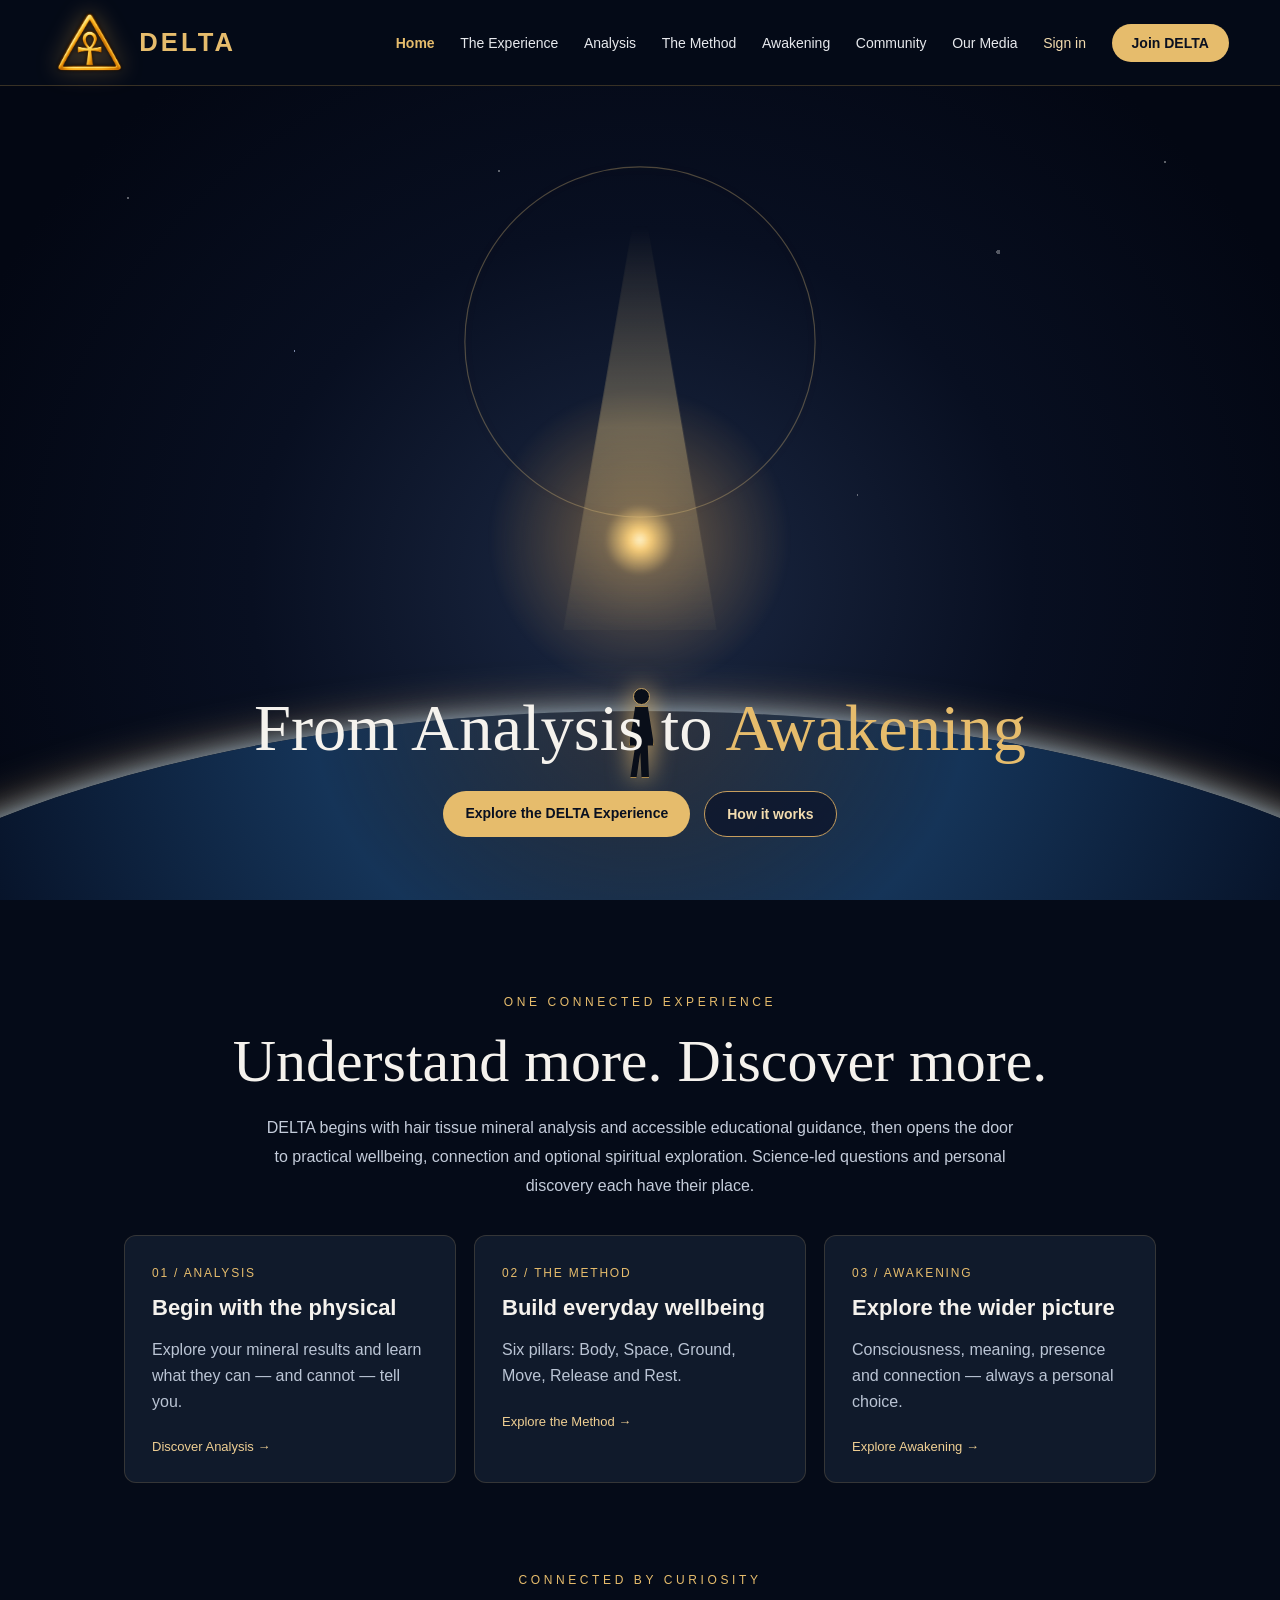
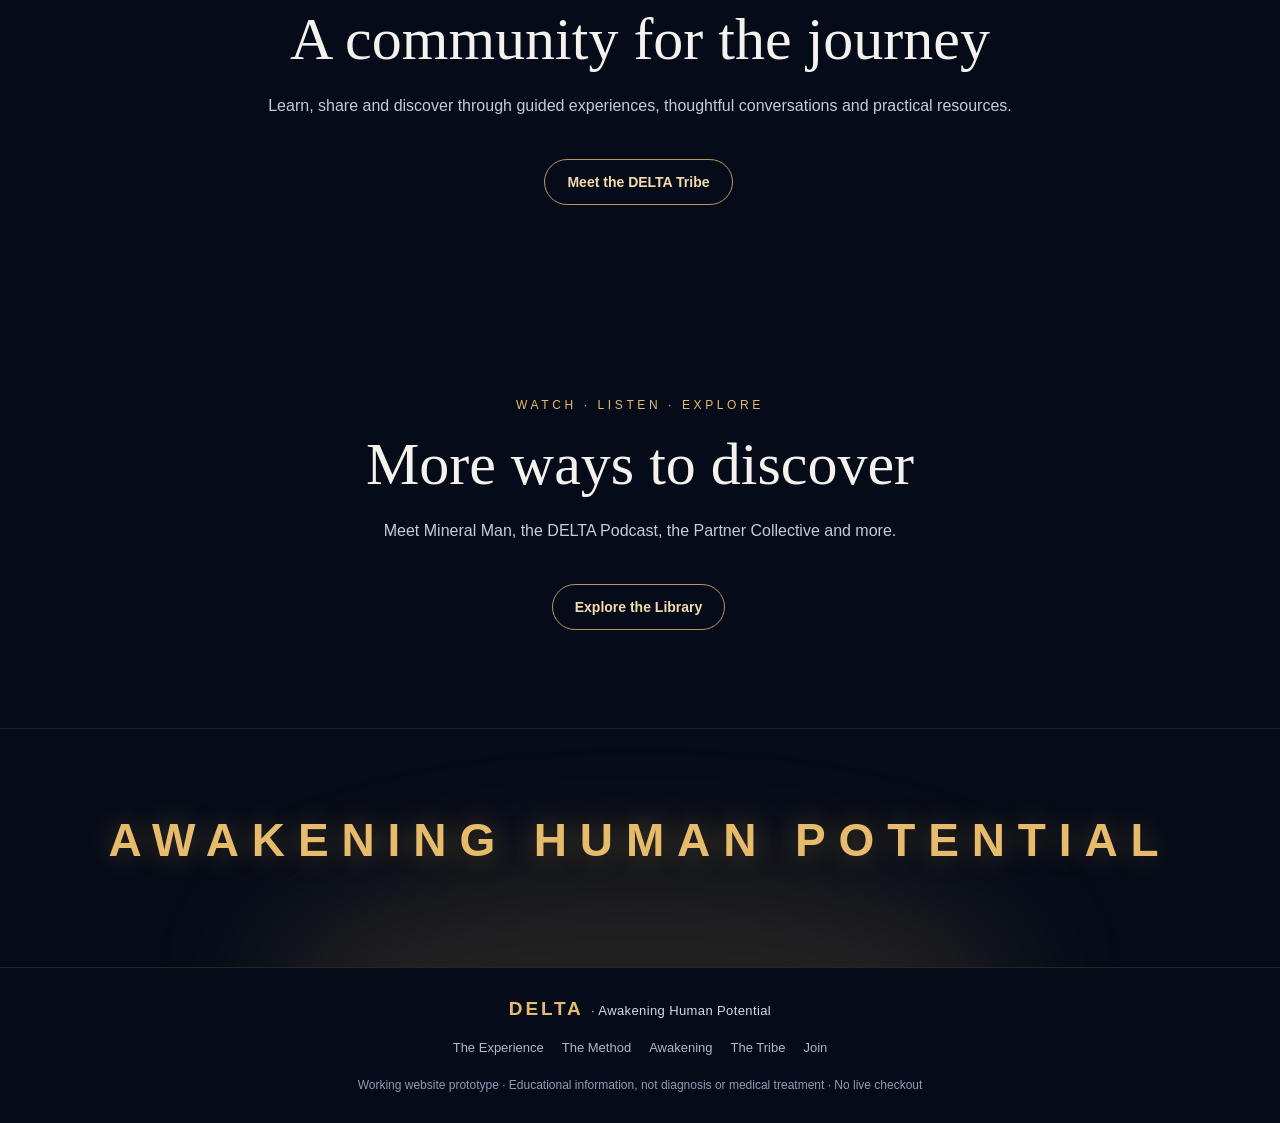
<file: index.html>
<!doctype html><html lang="en"><head><meta charset="utf-8"><meta name="viewport" content="width=device-width, initial-scale=1"><meta name="description" content="DELTA: From Analysis to Awakening. Mineral analysis, the six-pillar DELTA Method, spiritual exploration and a supportive tribe."><title>From Analysis to Awakening | DELTA</title><style>
:root{--gold:#e6bc6c;--ink:#050b18;--white:#f5f2ed}*{box-sizing:border-box}html{scroll-behavior:smooth}body{margin:0;background:var(--ink);color:var(--white);font-family:Inter,Arial,sans-serif}header{position:fixed;top:0;left:0;right:0;z-index:10;background:#050b18ed;border-bottom:1px solid #c69d4c44;display:flex;align-items:center;justify-content:space-between;padding:17px clamp(18px,4vw,70px);gap:18px}.brand{font-weight:800;letter-spacing:.2em;color:var(--gold);font-size:25px;text-decoration:none}.brand span{border:1px solid var(--gold);border-radius:50%;padding:5px 9px;margin-right:12px;font-size:19px}nav{display:flex;gap:clamp(10px,2vw,32px);align-items:center}nav a{color:#e7e9ed;text-decoration:none;font-size:14px}nav a:hover{color:var(--gold)}.join{background:var(--gold);color:#0a1020!important;padding:11px 20px;border-radius:30px;font-weight:700}.menu{display:none;background:none;border:1px solid #a88a50;color:var(--gold);border-radius:5px;padding:8px}.hero{height:min(900px,100svh);min-height:680px;position:relative;overflow:hidden;background:radial-gradient(ellipse at 50% 65%,#1c2944 0%,#080f21 43%,#030713 80%)}.stars{position:absolute;inset:0;background-image:radial-gradient(1px 1px at 10% 22%,#fff9 99%,transparent),radial-gradient(1px 1px at 23% 39%,#c8d8ff 99%,transparent),radial-gradient(2px 2px at 78% 28%,#fff8 99%,transparent),radial-gradient(1px 1px at 91% 18%,#fff9 99%,transparent),radial-gradient(1px 1px at 67% 55%,#fff9 99%,transparent),radial-gradient(1px 1px at 39% 19%,#fff9 99%,transparent);opacity:.6}.planet{position:absolute;left:-22%;width:144%;height:85%;bottom:-64%;border-radius:50%;background:radial-gradient(ellipse at 50% 0%,#d4a45725 0%,#153458 25%,#071329 53%,#02050b 75%);box-shadow:0 -10px 30px -17px #88bff9,0 -27px 55px -40px #f7c87b;animation:rise 8s ease-out both}.sun{position:absolute;left:50%;top:60%;width:28vw;height:28vw;max-width:380px;max-height:380px;transform:translate(-50%,-50%);border-radius:50%;background:radial-gradient(circle,#fff9d9 0%,#f9cc75 4%,#e2a44b55 14%,transparent 60%);filter:blur(2px);opacity:0;animation:appear 3s 3s forwards}.beam{position:absolute;left:50%;top:25%;height:45%;width:12%;transform:translateX(-50%);background:linear-gradient(180deg,transparent,#f9d88d55 50%,#fce7ae08);clip-path:polygon(45% 0,55% 0,100% 100%,0 100%);opacity:0;animation:appear 2s 5s forwards}.person{position:absolute;bottom:13%;left:50%;transform:translateX(-50%);width:40px;height:95px;opacity:0;animation:appear 2s 6s forwards;filter:drop-shadow(0 0 12px #d8b16c)}.person:before{content:'';position:absolute;top:0;left:13px;width:15px;height:15px;border-radius:50%;background:#090e19;border:1px solid #c2a064}.person:after{content:'';position:absolute;top:18px;left:9px;width:23px;height:70px;background:#090e19;border:1px solid #a7864b;clip-path:polygon(25% 0,75% 0,100% 55%,75% 55%,80% 100%,50% 100%,45% 65%,30% 100%,5% 100%,25% 55%,0 55%)}.flower{position:absolute;left:50%;top:38%;width:min(42vw,380px);transform:translate(-50%,-50%);opacity:0;animation:flowerIn 3s 4s forwards;filter:drop-shadow(0 0 8px #e8bc6455)}.flower circle,.flower use{fill:none;stroke:#e9c47b;stroke-width:.7}.intro{position:absolute;z-index:4;top:26%;width:100%;text-align:center;pointer-events:none;animation:introOut 2s 3.4s forwards}.intro strong{font-size:clamp(85px,19vw,260px);font-weight:900;letter-spacing:.06em;line-height:1;display:block;background:linear-gradient(#fff1bd,#b98434,#ffe4a1);color:transparent;background-clip:text;text-shadow:0 0 65px #edb75b33;transform:scale(1.8);opacity:0;animation:titleArrive 3s .2s ease-out forwards}.intro small{color:#e8c582;letter-spacing:.42em;font-size:clamp(10px,1.4vw,17px);display:block;margin-top:18px;opacity:0;animation:appear 1s 1.7s forwards}.heroCopy{position:absolute;z-index:5;bottom:7%;left:0;right:0;text-align:center;padding:0 18px;opacity:0;transform:translateY(24px);animation:copyIn 1.6s 8s forwards}.heroCopy h1{font-family:Georgia,serif;font-weight:400;font-size:clamp(37px,5.2vw,76px);margin:0 0 8px}.heroCopy h1 em{font-style:normal;color:var(--gold)}.heroCopy p{letter-spacing:.27em;color:#efcc89;text-transform:uppercase;font-size:clamp(10px,1.2vw,16px);margin:0 0 25px}.actions{display:flex;justify-content:center;gap:14px;flex-wrap:wrap}.actions a{display:inline-block;padding:14px 22px;border-radius:30px;text-decoration:none;font-weight:700;font-size:14px;background:var(--gold);color:#091020}.actions a+ a{background:#0b1429bb;color:#f3dcaf;border:1px solid #c69d5d}.controls{position:absolute;right:20px;bottom:20px;z-index:8;display:flex;gap:8px}.controls button{background:#091223dd;border:1px solid #ad8b50;color:#f3dba6;padding:9px 12px;border-radius:7px;cursor:pointer}.section{max-width:1080px;margin:auto;padding:95px 24px;text-align:center}.eyebrow{letter-spacing:.3em;color:var(--gold);font-size:12px}.section h2{font:normal clamp(35px,5vw,60px) Georgia,serif;margin:18px 0}.section>p{color:#c4ccda;max-width:750px;margin:0 auto 35px;line-height:1.8}.cards{display:grid;grid-template-columns:repeat(3,1fr);gap:18px;text-align:left}.card{padding:27px;background:#101a2b;border:1px solid #c7a36a33;border-radius:12px}.card span{color:var(--gold);font-size:12px;letter-spacing:.15em}.card h3{font-size:22px;margin:14px 0}.card p{color:#bac4d4;line-height:1.6}.foot{border-top:1px solid #b18d4a33;text-align:center;color:#aeb7c8;padding:30px}body.skipped .intro,body.skipped .beam,body.skipped .flower,body.skipped .sun,body.skipped .person,body.skipped .planet,body.skipped .heroCopy{animation:none}body.skipped .intro{display:none}body.skipped .beam,body.skipped .flower,body.skipped .sun,body.skipped .person,body.skipped .heroCopy{opacity:1;transform:none}body.skipped .flower{transform:translate(-50%,-50%)}body.skipped .sun{transform:translate(-50%,-50%)}body.skipped .person{transform:translateX(-50%)}body.skipped .planet{bottom:-64%}@keyframes titleArrive{0%{opacity:0;transform:scale(1.8)}35%{opacity:1}100%{opacity:1;transform:scale(1)}}@keyframes introOut{to{opacity:0;visibility:hidden}}@keyframes appear{to{opacity:1}}@keyframes flowerIn{to{opacity:.32}}@keyframes rise{from{bottom:-78%}to{bottom:-64%}}@keyframes copyIn{to{opacity:1;transform:translateY(0)}}@media(max-width:850px){nav{display:none;position:absolute;top:68px;right:0;left:0;background:#080e1d;padding:20px;flex-direction:column;align-items:flex-start}nav.open{display:flex}.menu{display:block}.hero{min-height:680px}.flower{width:72vw;top:42%}.heroCopy{bottom:12%}.planet{height:75%;bottom:-56%}body.skipped .planet{bottom:-56%}.person{bottom:25%}.intro{top:33%}.cards{grid-template-columns:1fr}}@media(prefers-reduced-motion:reduce){*,*:before,*:after{animation-duration:.01ms!important;animation-delay:0ms!important;scroll-behavior:auto!important}.intro{display:none}.sun,.beam,.person,.heroCopy{opacity:1}.flower{opacity:.3}.heroCopy{transform:none}}

/* DELTA's supplied ankh-in-triangle emblem: prominent in both header and cinematic opening. */
header{min-height:94px;padding-top:10px;padding-bottom:10px}
.brand{display:inline-flex;align-items:center;gap:13px;flex-shrink:0;letter-spacing:.16em}
.brandLogo{display:block;width:86px;height:72px;object-fit:contain;filter:drop-shadow(0 0 11px #e9ad4b60)}
.brandText{border:0!important;border-radius:0!important;padding:0!important;margin:0!important;font-size:27px!important}
.intro{top:15%}
.introLogo{display:block;width:clamp(135px,18vw,210px);height:clamp(110px,16vw,180px);object-fit:contain;margin:0 auto 6px;filter:drop-shadow(0 0 26px #e9ad4b66);opacity:0;animation:appear 1.5s .2s forwards}
.intro strong{font-size:clamp(75px,16vw,220px)}
@media(max-width:1100px){header{gap:10px}.brandLogo{width:70px;height:64px}.brandText{font-size:22px!important}nav{gap:12px}nav a{font-size:12px}}
@media(max-width:850px){header{min-height:79px}.brandLogo{width:65px;height:58px}.brandText{font-size:23px!important}nav{top:79px}.intro{top:23%}.introLogo{width:140px;height:125px}}
@media(prefers-reduced-motion:reduce){.introLogo{opacity:1}}

/* Reliable single-file logo and responsive masthead */
header{min-height:82px;flex-wrap:nowrap}
.brand{display:flex;align-items:center;gap:12px;min-width:0;white-space:nowrap;line-height:1}
.brand .brandLogo{display:block;flex:0 0 auto;width:76px;height:65px;max-width:76px;object-fit:contain}
.brand .brandText{display:inline-block;flex:0 0 auto;border:0;padding:0;margin:0;font-size:clamp(20px,2vw,27px)!important;letter-spacing:.12em;white-space:nowrap}
.intro .introLogo{max-width:190px;max-height:165px}
@media(max-width:1250px){header{padding-inline:22px}.brand .brandLogo{width:60px;height:55px}.brand .brandText{font-size:21px!important;letter-spacing:.08em}nav{gap:12px}nav a{font-size:12px}}
@media(max-width:1000px){nav{display:none;position:absolute;top:79px;left:0;right:0;background:#080e1d;padding:20px;flex-direction:column;align-items:flex-start}nav.open{display:flex}.menu{display:block}header{min-height:79px}}
@media(max-width:430px){.brand .brandLogo{width:52px;height:49px}.brand .brandText{font-size:20px!important}}


/* DELTA content site, preserving original cinematic homepage */
:root{--line:#c7a36a31;--muted:#c3cbda;--panel:#101a2b}a:focus-visible,button:focus-visible{outline:2px solid #f0d38c;outline-offset:4px}
[hidden]{display:none!important}a{color:inherit}.site-header{z-index:50}.site-header nav a[aria-current=page]{color:var(--gold);font-weight:700}.site-header .brand{cursor:pointer}.site-header .brand .brandLogo{object-fit:contain}
#page-home .homeCard{text-decoration:none;display:block;transition:transform .2s,border-color .2s}#page-home .homeCard:hover{transform:translateY(-3px);border-color:#c7a36a88}#page-home .homeCard .cardArrow{display:inline-block;margin-top:9px;color:#efcf93;text-transform:none;letter-spacing:0;font-size:13px}
#page-home .section:nth-of-type(2){padding-bottom:45px}#page-home .section:nth-of-type(3){padding-top:45px}
.pageMain{max-width:1110px;margin:auto;padding:8px 26px 90px}.interiorHero{position:relative;overflow:hidden;text-align:center;min-height:390px;padding:160px 20px 72px;border-bottom:1px solid #bd99532c;background:radial-gradient(ellipse at 50% 108%,#5c45211c,#091324 42%,#050b18 80%)}.interiorGlow{position:absolute;width:min(700px,80%);height:220px;left:50%;bottom:-170px;transform:translateX(-50%);border-radius:50%;background:#d6a75928;filter:blur(60px)}.interiorHero h1{position:relative;font:normal clamp(45px,7vw,88px) Georgia,serif;color:#f9f4ea;letter-spacing:-.035em;margin:20px 0}.interiorHero .eyebrow{position:relative}.interiorHero .subtitle{position:relative;max-width:770px;margin:0 auto;color:#d7c6a6;font-size:clamp(16px,2vw,20px);line-height:1.65}
.contentSection{max-width:1010px;margin:0 auto;padding:72px 0 14px}.contentSection+.contentSection{border-top:1px solid #c7a36a22;margin-top:50px}.contentSection h2{font:normal clamp(33px,4.4vw,54px) Georgia,serif;line-height:1.15;margin:16px 0 28px}.contentSection p{max-width:820px;color:var(--muted);line-height:1.85;font-size:17px;margin:0 0 20px}.contentSection p strong{color:#f6e8cb}
.featureGrid{display:grid;grid-template-columns:repeat(2,1fr);gap:18px;margin:30px 0 25px}.featureGrid.gridThree{grid-template-columns:repeat(3,1fr)}.featureCard{border:1px solid var(--line);background:linear-gradient(150deg,#142035,#0c1424);border-radius:14px;padding:30px;display:flex;flex-direction:column;align-items:flex-start}.featureCard h3{font-size:22px;margin:13px 0;color:#f9f5ec}.featureCard p{font-size:15px;line-height:1.75;margin:0 0 12px}.cardKicker,.pillarNo{color:var(--gold);letter-spacing:.16em;font-size:12px;font-weight:700}.btn{display:inline-block;text-decoration:none;font-weight:700;font-size:14px;border-radius:30px;background:var(--gold);color:#101626;padding:14px 22px;text-align:center;margin:3px 3px 3px 0;border:1px solid var(--gold);transition:transform .2s}.btn:hover{transform:translateY(-2px)}.btn.btnGhost{background:transparent;color:#f4dbad;border-color:#b8975f}.featureCard .btn{padding:10px 14px;font-size:12px;margin-top:auto}
.ctaBand{background:radial-gradient(ellipse at center,#2c2b30,#10182b 78%);border:1px solid #b3915359;border-radius:22px;text-align:center;padding:57px 24px;margin:70px auto 0;max-width:1050px}.ctaBand h2{font:normal clamp(36px,5vw,57px) Georgia,serif;margin:0 0 17px}.ctaBand p{color:#d8c6aa;line-height:1.8;max-width:700px;margin:0 auto 25px}.buttonRow{display:flex;justify-content:center;gap:9px;flex-wrap:wrap}.journey{border-left:1px solid #a98a55;margin-left:20px;margin-top:30px}.journeyStep{display:flex;gap:22px;position:relative;margin:0 0 28px;transform:translateX(-19px)}.journeyStep>span{width:39px;height:39px;flex:0 0 39px;border:1px solid #a98a55;background:#0a1324;border-radius:50%;display:grid;place-items:center;font-size:13px;color:var(--gold);font-weight:700}.journeyStep h3{margin:3px 0 10px;font-size:20px}.journeyStep p{margin:0;font-size:15px}
.pillarGrid{display:grid;grid-template-columns:repeat(2,1fr);gap:18px;margin:40px auto 40px;max-width:1050px}.pillarCard{padding:34px;background:linear-gradient(150deg,#142034,#0c1424);border:1px solid #bf995148;border-radius:15px}.pillarNo{display:flex;align-items:center;justify-content:space-between}.pillarNo span{font-size:10px;color:#8b9aae}.pillarCard h2{font-size:36px;letter-spacing:.035em;color:#e8c079;margin:20px 0 7px}.pillarCard h3{font-size:17px;font-weight:500;color:#f5f0e7;margin:0 0 24px}.pillarCard .pillarQuote{font-size:17px;color:#f3e8d4;line-height:1.7}.pillarCard .pillarFine{font-size:14px;color:#abb7c9;line-height:1.7}.notice{border-left:3px solid #c8a362;padding:17px 22px;background:#121b2b;color:#c8d0db;line-height:1.75;margin-top:30px}.foot .footerBrand{font-weight:800;letter-spacing:.15em;color:#e6bc6c;font-size:19px}.foot .footerBrand span{font-size:13px;letter-spacing:.03em;font-weight:400;color:#d3d9e4}.footerLinks{display:flex;gap:18px;justify-content:center;flex-wrap:wrap;padding:20px 0}.footerLinks a{font-size:13px;text-decoration:none}.footerLinks a:hover{color:var(--gold)}.foot small{font-size:12px;color:#8e9cb3}

@media(max-width:1120px){.site-header nav{gap:10px}.site-header nav a{font-size:11px}.site-header .brand .brandLogo{width:57px;height:55px}.site-header .brand .brandText{font-size:22px!important}}
@media(max-width:1000px){.site-header nav a{font-size:15px;padding:5px 0}.featureGrid.gridThree{grid-template-columns:repeat(2,1fr)}}
@media(max-width:700px){.interiorHero{min-height:310px;padding:122px 16px 60px}.pageMain{padding:3px 18px 68px}.contentSection{padding:52px 0 5px}.contentSection p{font-size:16px}.featureGrid,.featureGrid.gridThree,.pillarGrid{grid-template-columns:1fr}.pillarCard{padding:25px}.ctaBand{padding:37px 20px}.controls{bottom:18px;right:15px}.hero{min-height:680px}}
@media(prefers-reduced-motion:reduce){.btn,#page-home .homeCard{transition:none}}
/* fixes */
@media(max-width:1000px){.site-header nav a.join{padding:11px 20px;margin-top:8px}}
.controls{animation:ctrlOut .6s 10s forwards}@keyframes ctrlOut{to{opacity:0;visibility:hidden}}body.skipped .controls{display:none}
/* finished scene (intro skipped, return visit or reduced motion) must look the same as after the intro: beam centred, ring at its normal strength */
body.skipped .beam{transform:translateX(-50%)}
body.skipped .flower{opacity:.32}
/* Analysis page: the branded DELTA HTMA kit */
.htmaBrand{border-top:1px solid #c7a36a22;margin-top:70px}
.htmaGrid{display:grid;grid-template-columns:1.05fr 1fr;gap:42px;align-items:center;margin-top:10px}
.htmaKit{width:100%;height:auto;display:block;filter:drop-shadow(0 18px 40px #000a)}
.htmaList{list-style:none;margin:20px 0;padding:0;display:grid;gap:14px}
.htmaList li{display:flex;gap:14px;align-items:flex-start}.htmaList li>span{flex:0 0 34px;height:34px;border-radius:50%;border:1px solid #a98a55;display:grid;place-items:center;color:var(--gold);font-size:12px;font-weight:700}
.htmaList b{display:block;color:#f9f5ec;font-size:16px;margin-bottom:2px}.htmaList div{color:var(--muted);font-size:15px;line-height:1.6}
.htmaFine{font-size:13px!important;color:#8e9cb3!important}
@media(max-width:850px){.htmaGrid{grid-template-columns:1fr;gap:22px}.htmaBrand .buttonRow{justify-content:center!important}}

/* "AWAKENING HUMAN POTENTIAL": moved from the opening scene to the very end of the homepage, larger */
.heroCopy p{display:none}.heroCopy h1{margin-bottom:25px}
.potential{position:relative;overflow:hidden;text-align:center;padding:80px 20px 96px;border-top:1px solid #c7a36a22}
.potential p{position:relative;margin:0;color:var(--gold);font-weight:600;font-size:clamp(22px,4.4vw,46px);letter-spacing:.28em;line-height:1.35;text-shadow:0 0 28px #e9ad4b55}
.potGlow{position:absolute;left:50%;bottom:-140px;width:min(760px,90%);height:240px;transform:translateX(-50%);border-radius:50%;background:#d6a75926;filter:blur(60px)}
@media(max-width:850px){.heroCopy h1{margin-bottom:0}.potential{padding:56px 14px 70px}.potential p{letter-spacing:.2em}}

/* phones: buttons first, then the title and subtitle beneath them; smaller title, larger subtitle */
@media(max-width:850px){.heroCopy{display:flex;flex-direction:column;align-items:center;bottom:10px}.heroCopy .actions{order:-1;margin-bottom:18px;flex-wrap:nowrap;gap:8px}.heroCopy .actions a{padding:12px 15px;font-size:13px;white-space:nowrap}.heroCopy h1{font-size:clamp(26px,7.6vw,34px)}.heroCopy p{font-size:clamp(13px,3.6vw,16px);letter-spacing:.22em;margin:4px 0 0}}
@media(max-width:380px){.heroCopy .actions a{padding:11px 11px;font-size:12px}.heroCopy .actions{gap:6px}}


/* Flower of Life behind the titles of the inner pages (static) */
.interiorHero::before{content:"";position:absolute;left:50%;top:58%;width:min(560px,92vw);aspect-ratio:1;transform:translate(-50%,-50%);background:url("data:image/svg+xml,%3Csvg xmlns='http://www.w3.org/2000/svg' viewBox='-125 -125 250 250' fill='none' stroke='%23e9c47b' stroke-width='.7'%3E%3Ccircle cx='0.00' cy='0.00' r='39'/%3E%3Ccircle cx='39.00' cy='0.00' r='39'/%3E%3Ccircle cx='19.50' cy='33.77' r='39'/%3E%3Ccircle cx='-19.50' cy='33.77' r='39'/%3E%3Ccircle cx='-39.00' cy='0.00' r='39'/%3E%3Ccircle cx='-19.50' cy='-33.77' r='39'/%3E%3Ccircle cx='19.50' cy='-33.77' r='39'/%3E%3Ccircle cx='58.50' cy='33.77' r='39'/%3E%3Ccircle cx='78.00' cy='0.00' r='39'/%3E%3Ccircle cx='0.00' cy='67.55' r='39'/%3E%3Ccircle cx='39.00' cy='67.55' r='39'/%3E%3Ccircle cx='-58.50' cy='33.77' r='39'/%3E%3Ccircle cx='-39.00' cy='67.55' r='39'/%3E%3Ccircle cx='-58.50' cy='-33.77' r='39'/%3E%3Ccircle cx='-78.00' cy='0.00' r='39'/%3E%3Ccircle cx='-0.00' cy='-67.55' r='39'/%3E%3Ccircle cx='-39.00' cy='-67.55' r='39'/%3E%3Ccircle cx='58.50' cy='-33.77' r='39'/%3E%3Ccircle cx='39.00' cy='-67.55' r='39'/%3E%3Ccircle r='117'/%3E%3Ccircle r='121' stroke-width='.4'/%3E%3C/svg%3E") center/contain no-repeat;opacity:.3;pointer-events:none;filter:drop-shadow(0 0 6px #e8bc6440)}

/* Join: sign up with Google, Apple or email (links into the DELTA platform) */
.site-header nav a.signin{color:#f3dcaf}
.joinChoices{display:grid;gap:11px;max-width:380px;margin:24px 0 10px}
.jc{display:flex;align-items:center;justify-content:center;gap:11px;padding:14px 20px;border-radius:30px;text-decoration:none;font-weight:700;font-size:15px;border:1px solid transparent;transition:transform .2s,box-shadow .2s}
.jc svg{width:20px;height:20px;flex:none}.jc:hover{transform:translateY(-2px);box-shadow:0 8px 24px #0006}
.jc.google{background:#fff;color:#1f1f1f}.jc.apple{background:#000;color:#fff;border-color:#ffffff40}.jc.email{background:var(--gold);color:#101626}
.joinSmall{font-size:14px!important;color:#aeb7c8!important}.joinSmall a{color:#efcf93}
.joinNow{padding-top:56px}
#joinDialog{border:1px solid #c7a36a66;border-radius:20px;background:radial-gradient(ellipse at 50% 0,#1c2944,#0b1424 70%);color:var(--white);padding:38px 30px 26px;width:min(440px,calc(100vw - 32px));text-align:center;box-shadow:0 30px 80px #000c}
#joinDialog::backdrop{background:#030713cc;backdrop-filter:blur(4px)}
#joinDialog h2{font:normal clamp(30px,6vw,40px) Georgia,serif;margin:12px 0 8px}#joinDialog>p{color:#c4ccda;margin:0}
#joinDialog .joinChoices{margin:22px auto 14px}
.jdClose{position:absolute;top:12px;right:14px;background:none;border:0;color:#e8c582;font-size:28px;line-height:1;cursor:pointer;padding:4px 8px}



</style></head><body><header class="site-header"><a class="brand" href="#/home" aria-label="DELTA home"><img src="[data-uri]" alt="DELTA gold ankh emblem" class="brandLogo"><span class="brandText">DELTA</span></a><button class="menu" type="button" aria-label="Toggle menu" aria-expanded="false">☰ Menu</button><nav aria-label="Main navigation"><a href="#/home" data-route="home">Home</a><a href="#/experience" data-route="experience">The Experience</a><a href="#/analysis" data-route="analysis">Analysis</a><a href="#/method" data-route="method">The Method</a><a href="#/awakening" data-route="awakening">Awakening</a><a href="#/community" data-route="community">Community</a><a href="#/explore" data-route="explore">Our Media</a><a class="signin" href="app/#/login">Sign in</a><a class="join" href="#/join" data-route="join">Join DELTA</a></nav></header><main id="mainContent"><div class="routeHome" id="page-home" data-page="home"><section aria-label="DELTA cinematic introduction" class="hero" id="home"><div class="stars"></div><div class="sun"></div><div class="planet"></div><div class="beam"></div><svg aria-hidden="true" class="flower" viewbox="-115 -115 230 230"><circle r="106"></circle></svg><div aria-hidden="true" class="person"></div><div class="intro"><strong>DELTA</strong><small>ANALYSIS · INTELLIGENCE · METHOD</small></div><div class="heroCopy"><h1>From Analysis to <em>Awakening</em></h1><p>Awakening Human Potential</p><div class="actions"><a href="#/experience">Explore the DELTA Experience</a><a href="#/analysis">How it works</a></div></div><div class="controls"><button aria-label="Skip cinematic introduction" onclick="skipIntro()">Skip intro</button></div></section>
<section class="section discover"><div class="eyebrow">ONE CONNECTED EXPERIENCE</div><h2>Understand more. Discover more.</h2><p>DELTA begins with hair tissue mineral analysis and accessible educational guidance, then opens the door to practical wellbeing, connection and optional spiritual exploration. Science-led questions and personal discovery each have their place.</p><div class="cards"><a class="card homeCard" href="#/analysis"><span>01 / ANALYSIS</span><h3>Begin with the physical</h3><p>Explore your mineral results and learn what they can — and cannot — tell you.</p><span class="cardArrow">Discover Analysis →</span></a><a class="card homeCard" href="#/method"><span>02 / THE METHOD</span><h3>Build everyday wellbeing</h3><p>Six pillars: Body, Space, Ground, Move, Release and Rest.</p><span class="cardArrow">Explore the Method →</span></a><a class="card homeCard" href="#/awakening"><span>03 / AWAKENING</span><h3>Explore the wider picture</h3><p>Consciousness, meaning, presence and connection — always a personal choice.</p><span class="cardArrow">Explore Awakening →</span></a></div></section>
<section class="section"><div class="eyebrow">CONNECTED BY CURIOSITY</div><h2>A community for the journey</h2><p>Learn, share and discover through guided experiences, thoughtful conversations and practical resources.</p><a class="btn btnGhost" href="#/community">Meet the DELTA Tribe</a></section>
<section class="section"><div class="eyebrow">WATCH · LISTEN · EXPLORE</div><h2>More ways to discover</h2><p>Meet Mineral Man, the DELTA Podcast, the Partner Collective and more.</p><a class="btn btnGhost" href="#/explore">Explore the Library</a></section><section class="potential" aria-label="Awakening Human Potential"><div class="potGlow" aria-hidden="true"></div><p>AWAKENING HUMAN POTENTIAL</p></section></div><section class="routePage " id="page-experience" data-page="experience" hidden><div class="interiorHero"><div class="interiorGlow"></div><div class="eyebrow">THE COMPLETE DELTA EXPERIENCE</div><h1>The Experience</h1><p class="subtitle">One starting point. Six months of exploration. An entire world of learning.</p></div><div class="pageMain"><section class="contentSection"><div class="eyebrow">HOW THE JOURNEY WORKS</div><h2>From insight to everyday action</h2><p>Real change begins with greater understanding. The DELTA Experience starts with a hair tissue mineral analysis (HTMA) test, followed by an accessible Mineral Intelligence explanation and a proposed personalised nutrition and supplement programme, subject to appropriate health and safety screening.</p><p>Then the journey opens up: six pillars of practical wellbeing, video teachings, guided techniques, Awakening, laughter, conversations and a supportive community — all within one integrated experience.</p></section><section class="contentSection"><div class="eyebrow">THE PATH</div><h2>Six clear steps</h2><div class="journey"><div class="journeyStep"><span>01</span><div><h3>Begin your DELTA Experience</h3><p>Purchase the complete experience and receive clear sample instructions.</p></div></div><div class="journeyStep"><span>02</span><div><h3>Complete your mineral test</h3><p>Return your sample to the laboratory and follow its progress.</p></div></div><div class="journeyStep"><span>03</span><div><h3>Discover your results</h3><p>Access the original laboratory report and an understandable Mineral Intelligence summary.</p></div></div><div class="journeyStep"><span>04</span><div><h3>Receive your proposed programme</h3><p>Review personalised nutrition and supplement guidance after safety screening; flagged cases require qualified review.</p></div></div><div class="journeyStep"><span>05</span><div><h3>Explore the full platform</h3><p>Use the Method, Awakening, podcast, Mineral Man, LAUGHOLOGY and community at your own pace.</p></div></div><div class="journeyStep"><span>06</span><div><h3>Choose how to continue</h3><p>Each qualifying test purchase extends platform access by a further six months; retesting is optional and not medically required for everyone.</p></div></div></div></section><section class="contentSection"><div class="eyebrow">WHAT IS INCLUDED</div><h2>One purchase. All areas of DELTA.</h2><div class="featureGrid gridThree"><article class="featureCard"><div class="cardKicker">THE PHYSICAL START</div><h3>HTMA + Mineral Intelligence</h3><p>An original lab report, an accessible explanation of measured minerals, and a proposed supplement programme with safeguards.</p></article><article class="featureCard"><div class="cardKicker">THE PRACTICAL PATH</div><h3>The Six-Pillar Method</h3><p>BODY, SPACE, GROUND, MOVE, RELEASE and REST — lessons, videos and daily practices.</p><a class="btn btnGhost" href="#/method">Explore the Method</a></article><article class="featureCard"><div class="cardKicker">BEYOND THE PHYSICAL</div><h3>Awakening + Tribe</h3><p>Explore consciousness and connection through optional experiences, guided content and moderated discussions.</p><a class="btn btnGhost" href="#/awakening">Explore Awakening</a></article><article class="featureCard"><div class="cardKicker">SUPPORT ALONG THE WAY</div><h3>Mineral Man + Friends</h3><p>Videos, podcast discussions, laughter and partner resources to keep you learning.</p><a class="btn btnGhost" href="#/explore">Meet the Guides</a></article><article class="featureCard"><div class="cardKicker">YOUR PACE</div><h3>Six months full access</h3><p>Your purchase includes six months of member access. A new qualifying test extends access by six months, with no separate recurring membership fee.</p></article><article class="featureCard"><div class="cardKicker">YOUR CHOICE</div><h3>Optional voice-note upgrade</h3><p>You may purchase personal practitioner audio commentary; it is not required for the standard package.</p></article></div></section><div class="ctaBand"><h2>Ready to begin your journey?</h2><p>Start with physical information. Discover the wider DELTA world.</p><div class="buttonRow"><a class="btn " href="#/join">See how to join</a><a class="btn btnGhost" href="#/analysis">Understand the analysis</a></div></div></div></section><section class="routePage " id="page-analysis" data-page="analysis" hidden><div class="interiorHero"><div class="interiorGlow"></div><div class="eyebrow">ANALYSIS · INTELLIGENCE</div><h1>Analysis</h1><p class="subtitle">A practical physical starting point — with clarity about what a mineral test can and cannot tell you.</p></div><div class="pageMain"><section class="contentSection"><div class="eyebrow">THE STARTING POINT</div><h2>Listen to the information your body can offer</h2><p>Hair Tissue Mineral Analysis (HTMA) measures certain minerals and elements in a hair sample. DELTA uses this information as one part of a wider wellbeing conversation, alongside your intake information, lifestyle and nutritional needs.</p><p>Your original laboratory results are presented with a clear educational summary so you can better understand the measured values and explore appropriate next steps.</p><p><strong>Important:</strong> HTMA is not a stand-alone medical diagnostic test. Hair mineral patterns do not reliably reveal personality traits, spiritual states or levels of consciousness.</p></section><section class="contentSection"><div class="eyebrow">MINERAL INTELLIGENCE</div><h2>Understanding, not overwhelm</h2><div class="featureGrid gridThree"><article class="featureCard"><div class="cardKicker">01 / MEASURE</div><h3>Your laboratory report</h3><p>See the minerals measured in your sample, together with the lab’s reference information.</p></article><article class="featureCard"><div class="cardKicker">02 / EXPLAIN</div><h3>Your plain-English summary</h3><p>Accessible commentary and educational resources explain relevant terms and limitations.</p></article><article class="featureCard"><div class="cardKicker">03 / SUPPORT</div><h3>Your proposed programme</h3><p>Personalised nutrition and supplement guidance is prepared according to defined rules and safety checks.</p></article></div></section><section class="contentSection"><div class="eyebrow">PERSONALISED AND RESPONSIBLE</div><h2>Safety is part of the experience</h2><p>Before personalised supplement guidance is issued, DELTA considers relevant health history, medicines, pregnancy and other contraindications. Results or situations requiring professional judgement are referred for review.</p><p>We also offer an optional paid practitioner voice note if you want individual commentary on your results.</p></section><div class="ctaBand"><h2>Analysis is the beginning, not the destination.</h2><p>The next step is learning how to put wellbeing principles into everyday life.</p><div class="buttonRow"><a class="btn " href="#/method">Discover the DELTA Method</a><a class="btn btnGhost" href="#/experience">Explore the full Experience</a></div></div><section class="contentSection htmaBrand" id="delta-htma"><div class="eyebrow">YOUR MINERAL ANALYSIS</div><h2>Branded HTMA</h2>
<div class="htmaGrid"><div class="htmaArt"><svg class="htmaKit" viewBox="0 0 520 360" role="img" aria-label="Branded HTMA: a navy and gold box with the DELTA emblem, a sample envelope and a Mineral Intelligence report">
<defs><linearGradient id="kg" x1="0" y1="0" x2="0" y2="1"><stop offset="0" stop-color="#ffe0a0"/><stop offset=".55" stop-color="#e6bc6c"/><stop offset="1" stop-color="#b98434"/></linearGradient>
<linearGradient id="kb" x1="0" y1="0" x2="1" y2="1"><stop offset="0" stop-color="#1a2846"/><stop offset="1" stop-color="#070d1c"/></linearGradient>
<linearGradient id="kp" x1="0" y1="0" x2="0" y2="1"><stop offset="0" stop-color="#f7f2e8"/><stop offset="1" stop-color="#e3dccd"/></linearGradient>
<radialGradient id="kglow"><stop offset="0" stop-color="#e6bc6c" stop-opacity=".35"/><stop offset="1" stop-color="#e6bc6c" stop-opacity="0"/></radialGradient></defs>
<ellipse cx="260" cy="330" rx="230" ry="22" fill="url(#kglow)"/>
<g transform="translate(300 70) rotate(6)"><rect width="170" height="220" rx="6" fill="url(#kp)"/><rect x="18" y="20" width="70" height="7" rx="3" fill="#b98434"/><text x="18" y="48" font-family="Georgia,serif" font-size="13" fill="#101626">Mineral Intelligence</text>
<g fill="#c9a660"><rect x="18" y="64" width="12" height="70" rx="2" opacity=".5"/><rect x="38" y="90" width="12" height="44" rx="2"/><rect x="58" y="74" width="12" height="60" rx="2" opacity=".7"/><rect x="78" y="100" width="12" height="34" rx="2"/><rect x="98" y="82" width="12" height="52" rx="2" opacity=".6"/><rect x="118" y="96" width="12" height="38" rx="2"/></g>
<g fill="#cfc6b4"><rect x="18" y="150" width="134" height="5" rx="2"/><rect x="18" y="162" width="110" height="5" rx="2"/><rect x="18" y="174" width="124" height="5" rx="2"/><rect x="18" y="186" width="90" height="5" rx="2"/></g></g>
<g transform="translate(40 40)"><rect width="250" height="270" rx="14" fill="url(#kb)" stroke="#c7a36a" stroke-opacity=".7"/><rect x="10" y="10" width="230" height="250" rx="9" fill="none" stroke="#c7a36a" stroke-opacity=".25"/>
<g transform="translate(125 92) scale(1.6)"><g fill="none" stroke="url(#kg)" stroke-linejoin="round"><path d="M0 -26L24 16H-24Z" stroke-width="3.2"/><ellipse cx="0" cy="-8" rx="4" ry="5.2" stroke-width="2.4"/></g><path d="M-9 -1.5Q0 -.6 9 -1.5V1.8Q4 1.3 1.8 1.4L2.6 12H-2.6L-1.8 1.4Q-4 1.3 -9 1.8Z" fill="url(#kg)"/></g>
<text x="125" y="170" text-anchor="middle" font-family="Inter,Arial,sans-serif" font-weight="800" font-size="26" letter-spacing="6" fill="url(#kg)">DELTA</text>
<text x="125" y="196" text-anchor="middle" font-family="Inter,Arial,sans-serif" font-size="10.5" letter-spacing="3.5" fill="#e8c582">BRANDED HTMA</text>
<line x1="60" y1="214" x2="190" y2="214" stroke="#c7a36a" stroke-opacity=".4"/><text x="125" y="236" text-anchor="middle" font-family="Georgia,serif" font-style="italic" font-size="12" fill="#c3cbda">From Analysis to Awakening</text></g>
<g transform="translate(14 262) rotate(-8) scale(.82)"><rect width="150" height="96" rx="5" fill="#ece4d4"/><path d="M0 0L75 48L150 0" fill="none" stroke="#c9b991" stroke-width="2"/><g transform="translate(118 72) scale(.55)"><g fill="none" stroke="url(#kg)" stroke-linejoin="round"><path d="M0 -26L24 16H-24Z" stroke-width="3.2"/><ellipse cx="0" cy="-8" rx="4" ry="5.2" stroke-width="2.4"/></g><path d="M-9 -1.5Q0 -.6 9 -1.5V1.8Q4 1.3 1.8 1.4L2.6 12H-2.6L-1.8 1.4Q-4 1.3 -9 1.8Z" fill="url(#kg)"/></g><text x="12" y="84" font-family="Inter,Arial,sans-serif" font-size="8.5" letter-spacing="1.6" fill="#7a6a48">SAMPLE ENVELOPE</text></g>
</svg></div><div><p>Your DELTA Experience begins with <strong>Branded HTMA</strong>: everything you need to take a small hair sample at home and send it to the laboratory.</p>
<ul class="htmaList"><li><span>01</span><div><b>Sample kit</b>Simple instructions, a pre-addressed envelope and a sample card.</div></li><li><span>02</span><div><b>Laboratory analysis</b>Your sample is tested by the laboratory and the original report is shared with you.</div></li><li><span>03</span><div><b>Mineral Intelligence report</b>A clear DELTA chart and plain-English summary of the measured minerals.</div></li><li><span>04</span><div><b>Proposed programme</b>Nutrition and supplement guidance after safety screening, plus six months of DELTA.</div></li></ul>
<p class="htmaFine">HTMA is educational and is not a stand-alone medical diagnostic test.</p><div class="buttonRow" style="justify-content:flex-start"><a class="btn" href="#/join">Order Branded HTMA</a></div></div></div></section></div></section><section class="routePage " id="page-method" data-page="method" hidden><div class="interiorHero"><div class="interiorGlow"></div><div class="eyebrow">THE SIX DELTA PILLARS</div><h1>The Method</h1><p class="subtitle">A grounded, practical approach to everyday wellbeing — taught through videos, guidance and simple repeatable practices.</p></div><div class="pageMain"><section class="contentSection"><div class="eyebrow">ONE CONNECTED APPROACH</div><h2>Six pillars. One evolving practice.</h2><p>The DELTA Method is not about doing everything at once. It is an invitation to develop stronger everyday foundations, one practical step at a time. Each pillar offers short teaching videos, guided practices and material you can return to as you grow.</p></section><div class="pillarGrid"><article class="pillarCard"><div class="pillarNo">01 <span>DELTA METHOD</span></div><h2>BODY</h2><h3>Nourish & Strengthen</h3><p class="pillarQuote">Give your body the nourishment, hydration and support it needs to build a stronger foundation.</p><p class="pillarFine">Nutrition, hydration, appropriate supplement guidance, warm-to-cool showers and optional sauna education.</p></article><article class="pillarCard"><div class="pillarNo">02 <span>DELTA METHOD</span></div><h2>SPACE</h2><h3>Create Better Spaces</h3><p class="pillarQuote">Make your home, surroundings and relationships places that support greater clarity and wellbeing.</p><p class="pillarFine">Healthy indoor spaces, ventilation, damp and mould awareness, boundaries and supportive social environments.</p></article><article class="pillarCard"><div class="pillarNo">03 <span>DELTA METHOD</span></div><h2>GROUND</h2><h3>Reconnect with Yourself and Nature</h3><p class="pillarQuote">Step out of the noise, reconnect with nature and rediscover the power of being present.</p><p class="pillarFine">Time outdoors, mindful attention, digital quiet, grounding practices and DELTA Energy Circuit visualisation.</p></article><article class="pillarCard"><div class="pillarNo">04 <span>DELTA METHOD</span></div><h2>MOVE</h2><h3>Build Strength & Get the Energy Moving</h3><p class="pillarQuote">Move in ways that build strength, free up energy and make you feel more alive in your body.</p><p class="pillarFine">Walking, strength, mobility, posture, Qigong, stretching and enjoyable movement.</p></article><article class="pillarCard"><div class="pillarNo">05 <span>DELTA METHOD</span></div><h2>RELEASE</h2><h3>Feel, Express & Let Go</h3><p class="pillarQuote">Create space to notice emotions, soften tension, express yourself and welcome laughter back in.</p><p class="pillarFine">Gentle emotional reflection, Body Tension Release, Stillness Technique and LAUGHOLOGY.</p></article><article class="pillarCard"><div class="pillarNo">06 <span>DELTA METHOD</span></div><h2>REST</h2><h3>Restore & Renew</h3><p class="pillarQuote">Give yourself permission to slow down so that rest, recovery and inner stillness become part of everyday life.</p><p class="pillarFine">Sleep routines, breathing, relaxation, massage and restorative practices.</p></article></div><section class="contentSection"><div class="eyebrow">HOW IT FITS TOGETHER</div><h2>Your personal starting point</h2><p>Body, space, nature, movement, emotional release and rest influence daily experience in different ways. DELTA brings practical learning together in one place, while recognising that people have different needs and circumstances.</p><p>Our guided practices are educational and optional. They do not replace appropriate medical or mental-health care.</p></section><div class="ctaBand"><h2>Physical foundations. Broader possibilities.</h2><p>The Method provides everyday practices. Awakening opens an optional door to deeper questions.</p><div class="buttonRow"><a class="btn " href="#/awakening">Explore Awakening</a><a class="btn btnGhost" href="#/experience">The DELTA Experience</a></div></div></div></section><section class="routePage " id="page-awakening" data-page="awakening" hidden><div class="interiorHero"><div class="interiorGlow"></div><div class="eyebrow">CONSCIOUSNESS · CONNECTION · CURIOSITY</div><h1>Awakening</h1><p class="subtitle">Looking beyond the everyday to explore what it might mean to live with greater awareness.</p></div><div class="pageMain"><section class="contentSection"><div class="eyebrow">WHY WE EXIST</div><h2>A more conscious world begins with us</h2><p>We live in an extraordinary age. Technology can connect us to knowledge and opportunity, yet constant distraction and life behind screens can also leave us feeling far apart — from nature, from each other and from ourselves.</p><p>At DELTA, we believe our future needs more than technological progress. It also needs compassion, presence, thoughtful choices and a deeper sense of human connection.</p><p>Our vision is to help grow a community of people who care for their physical foundations while remaining curious about consciousness, meaning and the bigger picture of human life.</p></section><section class="contentSection"><div class="eyebrow">EXPLORATION, NOT DOGMA</div><h2>Your path is your own</h2><div class="featureGrid gridThree"><article class="featureCard"><div class="cardKicker">AWARENESS</div><h3>Consciousness & Presence</h3><p>Explore ideas, questions and practices that invite greater attention to the present moment.</p></article><article class="featureCard"><div class="cardKicker">CONNECTION</div><h3>Nature & Other People</h3><p>Find ways to spend less time in the noise and more time connecting with the world around you.</p></article><article class="featureCard"><div class="cardKicker">PRACTICE</div><h3>Stillness & Reflection</h3><p>Guided experiences, mindfulness, visualisations and journalling, always by choice.</p></article></div></section><section class="contentSection"><div class="eyebrow">THE DELTA VIEW</div><h2>From physical support to inner exploration</h2><p>Nutrition, movement, supportive environments and rest may help people create space for reflection and personal growth. Spiritual awakening, however, is an individual experience — not an outcome that a mineral test or programme can measure or guarantee.</p><p>You do not have to share any particular belief to belong here. DELTA welcomes thoughtful questions and differing perspectives.</p></section><div class="ctaBand"><h2>Raise awareness. Deepen connection.</h2><p>Join people who want to contribute to a more caring, conscious and connected world.</p><div class="buttonRow"><a class="btn " href="#/community">Meet the DELTA Tribe</a><a class="btn btnGhost" href="#/method">Explore the Method</a></div></div></div></section><section class="routePage " id="page-community" data-page="community" hidden><div class="interiorHero"><div class="interiorGlow"></div><div class="eyebrow">THE DELTA TRIBE</div><h1>Community</h1><p class="subtitle">You can be curious, grow and learn without travelling alone.</p></div><div class="pageMain"><section class="contentSection"><div class="eyebrow">BELONGING</div><h2>Find your people</h2><p>Many people start a journey of personal change without knowing anyone who shares their interests. The DELTA Tribe is a place to connect with others exploring practical wellbeing, personal growth and consciousness.</p><p>Share ideas. Ask questions. Celebrate small steps. Hear other perspectives. Offer encouragement and enjoy the journey — without pressure to think or feel the same way.</p></section><section class="contentSection"><div class="eyebrow">THE PEOPLE</div><h2>Become a DELTA Being</h2><div class="featureGrid gridThree"><article class="featureCard"><div class="cardKicker">LEARN</div><h3>Curious minds</h3><p>Members who ask questions, listen and keep an open mind.</p></article><article class="featureCard"><div class="cardKicker">CONNECT</div><h3>Shared experiences</h3><p>Thoughtful, moderated conversations around the Method and Awakening.</p></article><article class="featureCard"><div class="cardKicker">GROW</div><h3>Positive everyday choices</h3><p>A movement built through practical action, kindness and meaningful connection.</p></article></div></section><section class="contentSection"><div class="eyebrow">DELTA BEINGS</div><h2>A movement, not a label you have to earn</h2><p>We call members of this growing movement <strong>DELTA Beings</strong>: people choosing to live with more curiosity, responsibility and connection. There is no initiation, prescribed belief or required spiritual experience.</p><p>The private community is moderated. Personal health information should be handled carefully, and peer discussion is not a substitute for professional care.</p></section><div class="ctaBand"><h2>Join the movement. Find your tribe.</h2><p>You don’t need all the answers to begin.</p><div class="buttonRow"><a class="btn " href="#/join">Become a DELTA Being</a><a class="btn btnGhost" href="app/#/centre">Visit the Community Centre</a><a class="btn btnGhost" href="#/awakening">Discover Awakening</a></div></div></div></section><section class="routePage " id="page-explore" data-page="explore" hidden><div class="interiorHero"><div class="interiorGlow"></div><div class="eyebrow">LEARN · WATCH · LISTEN · LAUGH</div><h1>Explore</h1><p class="subtitle">Practical teaching, energising conversations and lighter moments — all part of the journey.</p></div><div class="pageMain"><section class="contentSection"><div class="eyebrow">MEET THE GUIDES</div><h2>Mineral Man & Friends</h2><p>Meet Mineral Man and friends — your companions on the DELTA journey. Through approachable videos, demonstrations and conversations, we unpack mineral information, the six pillars and ways to put new learning into practice.</p><p>Some guidance is general education; individual health decisions must still consider personal circumstances and, when appropriate, professional advice.</p></section><section class="contentSection"><div class="eyebrow">YOUR CONTENT WORLD</div><h2>Explore all the ways to learn</h2><div class="featureGrid gridThree"><article class="featureCard"><div class="cardKicker">WATCH</div><h3>Meet Mineral Man</h3><p>Founder-led teaching videos explaining mineral analysis, nutrition, everyday practice and common questions.</p></article><article class="featureCard"><div class="cardKicker">LISTEN</div><h3>The DELTA Podcast</h3><p>Mineral education, consciousness, personal stories, interviews and conversations about living differently.</p></article><article class="featureCard"><div class="cardKicker">LAUGH</div><h3>LAUGHOLOGY</h3><p>Daily jokes, funny videos and member-shared laughter — a lighter side of emotional release and connection.</p></article><article class="featureCard"><div class="cardKicker">DISCOVER</div><h3>The Partner Collective</h3><p>Curated books, products and third-party resources. Affiliate relationships and sponsored placements are disclosed.</p></article><article class="featureCard"><div class="cardKicker">PRACTISE</div><h3>Guided Experiences</h3><p>Short demonstrations, movement lessons, mindfulness and reflection to explore at your own pace.</p></article><article class="featureCard"><div class="cardKicker">CONNECT</div><h3>Member Discussions</h3><p>Topic-based conversations and opportunities to share questions and encourage one another.</p></article></div></section><section class="contentSection"><div class="eyebrow">A NOTE ON CONTENT</div><h2>Built to be useful, not overwhelming</h2><p>DELTA is designed for self-paced exploration: videos and recordings you can return to, searchable learning resources and community support. The full library is included with active access to the DELTA Experience; specific releases may roll out in stages.</p></section><div class="ctaBand"><h2>Keep learning. Keep laughing. Keep connecting.</h2><p>Your first six months of learning begins with the complete DELTA Experience.</p><div class="buttonRow"><a class="btn " href="#/experience">Explore the Experience</a><a class="btn btnGhost" href="app/#/mineral-man">Watch Meet Mineral Man</a><a class="btn btnGhost" href="app/#/podcast">The DELTA Podcast</a><a class="btn btnGhost" href="#/community">Meet the Tribe</a></div></div></div></section><section class="routePage " id="page-join" data-page="join" hidden><div class="interiorHero"><div class="interiorGlow"></div><div class="eyebrow">JOIN THE MOVEMENT</div><h1>Join DELTA</h1><p class="subtitle">A physical starting point. A lifetime of things worth exploring.</p></div><div class="pageMain"><section class="contentSection joinNow" id="create-account"><div class="eyebrow">CREATE YOUR ACCOUNT</div><h2>Begin in one tap</h2><p>Sign up with your Google or Apple account, or register with your email address.</p><div class="joinChoices"><a class="jc google" href="app/#/register?via=google"><svg viewBox="0 0 24 24" aria-hidden="true"><path fill="#EA4335" d="M12 10.2v3.9h5.5c-.2 1.3-1.6 3.9-5.5 3.9-3.3 0-6-2.7-6-6.1s2.7-6.1 6-6.1c1.9 0 3.1.8 3.8 1.5l2.6-2.5C16.8 3.3 14.6 2.3 12 2.3 6.7 2.3 2.4 6.6 2.4 11.9S6.7 21.5 12 21.5c6.9 0 9.2-4.9 9.2-7.3 0-.5-.1-.9-.1-1.3H12z"/></svg><span>Continue with Google</span></a><a class="jc apple" href="app/#/register?via=apple"><svg viewBox="0 0 24 24" aria-hidden="true"><path fill="currentColor" d="M16.4 12.7c0-2.5 2-3.7 2.1-3.8-1.2-1.7-3-1.9-3.6-2-1.5-.2-3 .9-3.8.9-.8 0-2-.9-3.3-.9-1.7 0-3.3 1-4.2 2.5-1.8 3.1-.5 7.7 1.3 10.2.9 1.2 1.9 2.6 3.2 2.6 1.3-.1 1.8-.8 3.3-.8s2 .8 3.3.8c1.4 0 2.3-1.3 3.1-2.5 1-1.4 1.4-2.8 1.4-2.9-.1 0-2.8-1-2.8-4.1zM14 5.3c.7-.8 1.2-2 1-3.1-1 0-2.2.7-2.9 1.5-.6.7-1.2 1.9-1 3 1.1.1 2.2-.6 2.9-1.4z"/></svg><span>Continue with Apple</span></a><a class="jc email" href="app/#/register?via=email"><svg viewBox="0 0 24 24" aria-hidden="true"><path fill="currentColor" d="M3 5.5A2.5 2.5 0 0 1 5.5 3h13A2.5 2.5 0 0 1 21 5.5v13a2.5 2.5 0 0 1-2.5 2.5h-13A2.5 2.5 0 0 1 3 18.5v-13zm2.3.4 6.7 5.3 6.7-5.3H5.3zM19 7.6l-7 5.5-7-5.5v10.9c0 .3.2.5.5.5h13c.3 0 .5-.2.5-.5V7.6z"/></svg><span>Register with email</span></a></div><p class="joinSmall">Already a member? <a href="app/#/login">Sign in</a></p></section><section class="contentSection"><div class="eyebrow">THE DELTA EXPERIENCE</div><h2>One integrated way in</h2><p>Your entry to DELTA includes a qualifying HTMA test, the original laboratory results, an understandable Mineral Intelligence summary, a proposed personalised nutrition and supplement programme subject to safety checks, and six months of full platform access.</p><p>There is <strong>no separate recurring membership fee</strong> in the planned model. Purchasing another qualifying test extends full access for another six months from the later of your existing expiry date or the purchase date. Retesting is a choice and is not presented as medically essential for everyone.</p></section><section class="contentSection"><div class="eyebrow">INCLUDED WITH YOUR PURCHASE</div><h2>The whole DELTA world</h2><div class="featureGrid gridTwo"><article class="featureCard"><div class="cardKicker">YOUR PHYSICAL START</div><h3>Mineral analysis</h3><p>Laboratory report and educational interpretation of measured minerals.</p></article><article class="featureCard"><div class="cardKicker">YOUR PROPOSED PROGRAMME</div><h3>Nutrition and supplements</h3><p>Personalised guidance following relevant screening and safety review.</p></article><article class="featureCard"><div class="cardKicker">YOUR DEVELOPMENT</div><h3>Method and Awakening</h3><p>All six pillars, guided learning and optional spiritual exploration.</p></article><article class="featureCard"><div class="cardKicker">YOUR PEOPLE</div><h3>Tribe + content library</h3><p>Community, Mineral Man, podcasts, LAUGHOLOGY and partner resources.</p></article></div></section><div class="notice"><strong>Preview notice:</strong> Accounts created here are part of a working demo: your details stay in your own browser, no real payments are taken and no health details are collected. Final price, eligibility details, fulfilment and checkout will be added when confirmed.</div><div class="ctaBand"><h2>Join the movement. Join the tribe.</h2><p>Become a DELTA Being — curious, connected and ready to begin.</p><div class="buttonRow"><a class="btn " href="#/experience">Learn how the Experience works</a><a class="btn btnGhost" href="#/analysis">Read about Analysis</a></div></div></div></section></main><dialog id="joinDialog" aria-labelledby="joinTitle"><button class="jdClose" type="button" aria-label="Close">×</button><div class="eyebrow">JOIN DELTA</div><h2 id="joinTitle">Create your account</h2><p>Choose how you'd like to sign up.</p><div class="joinChoices"><a class="jc google" href="app/#/register?via=google"><svg viewBox="0 0 24 24" aria-hidden="true"><path fill="#EA4335" d="M12 10.2v3.9h5.5c-.2 1.3-1.6 3.9-5.5 3.9-3.3 0-6-2.7-6-6.1s2.7-6.1 6-6.1c1.9 0 3.1.8 3.8 1.5l2.6-2.5C16.8 3.3 14.6 2.3 12 2.3 6.7 2.3 2.4 6.6 2.4 11.9S6.7 21.5 12 21.5c6.9 0 9.2-4.9 9.2-7.3 0-.5-.1-.9-.1-1.3H12z"/></svg><span>Continue with Google</span></a><a class="jc apple" href="app/#/register?via=apple"><svg viewBox="0 0 24 24" aria-hidden="true"><path fill="currentColor" d="M16.4 12.7c0-2.5 2-3.7 2.1-3.8-1.2-1.7-3-1.9-3.6-2-1.5-.2-3 .9-3.8.9-.8 0-2-.9-3.3-.9-1.7 0-3.3 1-4.2 2.5-1.8 3.1-.5 7.7 1.3 10.2.9 1.2 1.9 2.6 3.2 2.6 1.3-.1 1.8-.8 3.3-.8s2 .8 3.3.8c1.4 0 2.3-1.3 3.1-2.5 1-1.4 1.4-2.8 1.4-2.9-.1 0-2.8-1-2.8-4.1zM14 5.3c.7-.8 1.2-2 1-3.1-1 0-2.2.7-2.9 1.5-.6.7-1.2 1.9-1 3 1.1.1 2.2-.6 2.9-1.4z"/></svg><span>Continue with Apple</span></a><a class="jc email" href="app/#/register?via=email"><svg viewBox="0 0 24 24" aria-hidden="true"><path fill="currentColor" d="M3 5.5A2.5 2.5 0 0 1 5.5 3h13A2.5 2.5 0 0 1 21 5.5v13a2.5 2.5 0 0 1-2.5 2.5h-13A2.5 2.5 0 0 1 3 18.5v-13zm2.3.4 6.7 5.3 6.7-5.3H5.3zM19 7.6l-7 5.5-7-5.5v10.9c0 .3.2.5.5.5h13c.3 0 .5-.2.5-.5V7.6z"/></svg><span>Register with email</span></a></div><p class="joinSmall"><a href="#/join" data-join-info>Read about joining first</a> · Already a member? <a href="app/#/login">Sign in</a></p></dialog><footer class="foot"><div class="footerBrand">DELTA <span>· Awakening Human Potential</span></div><div class="footerLinks"><a href="#/experience">The Experience</a><a href="#/method">The Method</a><a href="#/awakening">Awakening</a><a href="#/community">The Tribe</a><a href="#/join">Join</a></div><small>Working website prototype · Educational information, not diagnosis or medical treatment · No live checkout</small></footer><script>
const pages=[...document.querySelectorAll('[data-page]')];
const pageNames=new Set(pages.map(e=>e.dataset.page));
const nav=document.querySelector('.site-header nav');
const menu=document.querySelector('.site-header .menu');
const reduced=window.matchMedia('(prefers-reduced-motion: reduce)').matches;
let firstRoute=true;
function route(){
  const raw=location.hash.replace(/^#\/?/,'').split(/[?&]/)[0].replace(/\/$/,'');
  const name=pageNames.has(raw)?raw:'home';
  pages.forEach(p=>p.hidden=p.dataset.page!==name);
  document.querySelectorAll('[data-route]').forEach(a=>a.setAttribute('aria-current',a.dataset.route===name?'page':'false'));
  nav.classList.remove('open');menu.setAttribute('aria-expanded','false');
  document.title=(name==='home'?'From Analysis to Awakening':name==='join'?'Join DELTA':name==='explore'?'Our Media':name[0].toUpperCase()+name.slice(1))+' | DELTA';
  window.scrollTo({top:0,behavior:'instant'});
  if(name==='home'&&(reduced||!firstRoute))skipIntro();
  firstRoute=false;
}
menu.addEventListener('click',()=>{const open=nav.classList.toggle('open');menu.setAttribute('aria-expanded',String(open))});
window.addEventListener('hashchange',route);
function skipIntro(){document.body.classList.add('skipped');}
window.skipIntro=skipIntro;

/* Join opens a choice: Google, Apple or email (all lead into the DELTA platform at app/) */
const joinDialog=document.getElementById('joinDialog');
document.addEventListener('click',e=>{const a=e.target.closest('a[href="#/join"]');if(!a||a.hasAttribute('data-join-info')||!joinDialog.showModal)return;e.preventDefault();nav.classList.remove('open');menu.setAttribute('aria-expanded','false');joinDialog.showModal();});
joinDialog.querySelector('.jdClose').addEventListener('click',()=>joinDialog.close());
joinDialog.addEventListener('click',e=>{if(e.target===joinDialog)joinDialog.close();if(e.target.closest('a'))joinDialog.close();});
if(!location.hash)history.replaceState(null,'','#/home');
route();
</script></body></html>
</file>
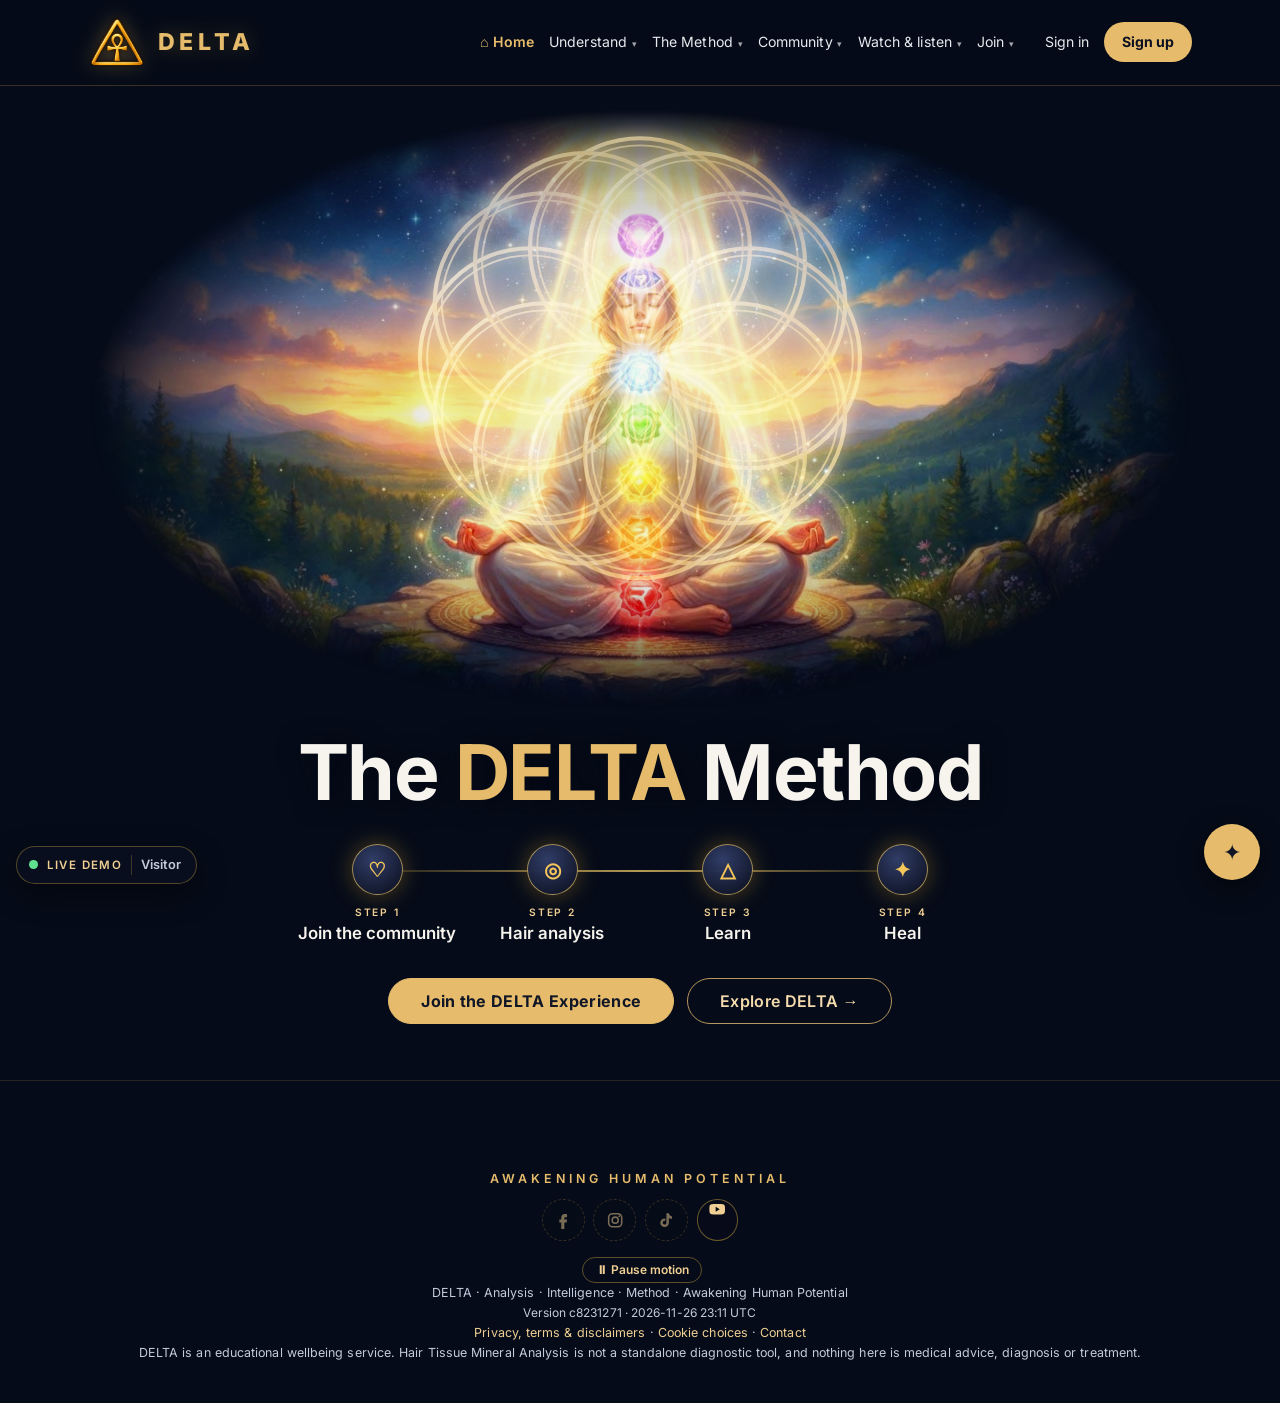
<file: app/index.html>
<!DOCTYPE html>
<html lang="en-GB" data-embeds="1">
<head>
<meta http-equiv="Cache-Control" content="no-cache">
<script>window.DELTA_BUILD = {"v":"c8231271","at":"2026-11-26 23:11 UTC"};</script>
<meta charset="utf-8">
<meta name="viewport" content="width=device-width, initial-scale=1">
<title>DELTA — Awakening Human Potential</title>
<meta name="description" content="DELTA — Analysis · Intelligence · Method. One purchase: your hair mineral test, a chart you can read, and six months inside a calmer way of living.">
<meta name="theme-color" content="#050813">
<meta property="og:title" content="DELTA — Awakening Human Potential">
<meta property="og:description" content="From Analysis to Awakening. Your mineral test, a chart you can read, and six months of the six DELTA pillars.">
<meta property="og:image" content="brand/logo-ankh.jpg">
<link rel="icon" type="image/svg+xml" href="brand/logo.svg">
<link rel="apple-touch-icon" href="brand/logo-ankh.jpg">
<link rel="preload" as="font" type="font/woff2" href="fonts/montserrat.woff2" crossorigin>
<link rel="preload" as="font" type="font/woff2" href="fonts/inter.woff2" crossorigin>
<link rel="stylesheet" href="styles.css?v=c8231271">
<link rel="preload" as="image" href="brand/chakra-light.jpg" imagesrcset="brand/chakra-light-820.jpg 820w, brand/chakra-light.jpg 1408w" imagesizes="(max-width: 860px) 100vw, 70vw" fetchpriority="high">
</head>
<body>
<div id="app"><div class="boot" role="status" aria-label="Loading DELTA"><img src="brand/logo-emblem.png" alt=""></div><noscript><p style="padding:2rem">DELTA needs JavaScript enabled.</p></noscript></div>
<script src="shared/data.js?v=c8231271"></script>
<script src="shared/domain.js?v=c8231271"></script>
<script src="shared/countries.js?v=c8231271"></script>
<script src="demo-server.js?v=c8231271"></script>
<script src="app.js?v=c8231271"></script>
<script src="centre.js?v=c8231271"></script>
<script src="life.js?v=c8231271"></script>
<script src="methods.js?v=c8231271"></script>
<script src="community.js?v=c8231271"></script>
<script src="structure.js?v=c8231271"></script>
<script src="home.js?v=c8231271"></script>
<script src="landing.js?v=c8231271"></script>
</body>
</html>
</file>
<file: app/styles.css>
/* DELTA — design tokens carried over from the Grok build */
:root {
  color-scheme: dark;
  --ease: cubic-bezier(.22, 1, .36, 1);
  --bg: #0a0e1a;
  --surface: #121826;
  --border: #2a364c;
  --fg: #f7f4ee;
  --muted: #c9d0dc;
  --gold: #d4af37;
  --gold-soft: #f0d878;
  --ok: #6fcf97;
  --warn: #f0b545;
  --bad: #ef7d6d;
  --radius: 1rem;
  --font: "Segoe UI", "Inter", system-ui, -apple-system, Roboto, "Helvetica Neue", Arial, sans-serif;
}
* { box-sizing: border-box; }
html { scroll-behavior: smooth; }
body { margin: 0; background: var(--bg); color: var(--fg); font-family: var(--font); font-weight: 500; line-height: 1.6; font-size: 16px; }
img { max-width: 100%; display: block; }
a { color: var(--gold); }
a:hover { color: var(--gold-soft); }
:focus-visible { outline: 3px solid var(--gold-soft); outline-offset: 2px; }
h1, h2, h3, h4 { margin: 0; line-height: 1.25; font-weight: 300; }
h1 { font-size: clamp(1.9rem, 4vw, 2.4rem); }
h2 { font-size: 1.15rem; font-weight: 500; }
h3 { font-size: 1rem; font-weight: 500; }
p { margin: 0; }
.skip { position: absolute; left: -999px; top: 0; background: var(--gold); color: var(--bg); padding: .5rem 1rem; z-index: 100; }
.skip:focus { left: 1rem; }

/* utility */
.muted { color: var(--muted); }
.gold { color: var(--gold); }
.xs { font-size: .75rem; } .sm { font-size: .875rem; } .lg { font-size: 1.125rem; }
.mono { font-family: ui-monospace, SFMono-Regular, Menlo, monospace; font-size: .75rem; }
.mt1 { margin-top: .25rem; } .mt2 { margin-top: .5rem; } .mt3 { margin-top: .75rem; } .mt4 { margin-top: 1rem; } .mt6 { margin-top: 1.5rem; } .mt8 { margin-top: 2rem; } .mt10 { margin-top: 2.5rem; }
.stack > * + * { margin-top: 1rem; }
.stack6 > * + * { margin-top: 1.5rem; }
.flex { display: flex; gap: .75rem; align-items: center; flex-wrap: wrap; }
.between { justify-content: space-between; }
.center { text-align: center; }
.container { max-width: 72rem; margin: 0 auto; padding: 0 1.5rem; }
.narrow { max-width: 42rem; margin: 0 auto; }
.mid { max-width: 48rem; margin: 0 auto; }
.wide { max-width: 64rem; margin: 0 auto; }
.page { padding: 3rem 1.5rem 4rem; min-height: 70vh; }
.grid { display: grid; gap: 1.25rem; }
@media (min-width: 768px) { .md2 { grid-template-columns: repeat(2, 1fr); } .md3 { grid-template-columns: repeat(3, 1fr); } .md4 { grid-template-columns: repeat(4, 1fr); } }
@media (min-width: 1024px) { .lg3 { grid-template-columns: 2fr 1fr; } }

/* animations (from Grok build) */
@keyframes rise { 0% { opacity: 0; transform: translateY(14px); } to { opacity: 1; transform: none; } }
@keyframes glow { 0%, to { box-shadow: 0 0 #d4af3726; } 50% { box-shadow: 0 0 22px 2px #d4af3773; } }
.rise { animation: .7s both rise; }
.d1 { animation-delay: 80ms; } .d2 { animation-delay: .16s; } .d3 { animation-delay: .24s; } .d4 { animation-delay: .32s; } .d5 { animation-delay: .4s; }
.logo { border-radius: 50%; object-fit: cover; box-shadow: 0 0 0 1px rgba(212,175,55,.6); animation: 3.4s ease-in-out infinite glow; width: 2.75rem; height: 2.75rem; }
.photo { border-radius: 1rem; overflow: hidden; }
.photo img { object-fit: cover; width: 100%; height: 100%; transition: transform .7s; }
.photo:hover img { transform: scale(1.05); }
@media (prefers-reduced-motion: reduce) {html:not(.motion-on) *, html:not(.motion-on) *::before, html:not(.motion-on) *::after { animation: none !important; transition: none !important; } }

/* demo bar */
.demobar { background: #05070d; border-bottom: 1px solid var(--border); font-size: .75rem; color: var(--muted); }
.demobar .container { display: flex; flex-wrap: wrap; gap: .4rem .9rem; align-items: center; padding: .35rem 1.5rem; }
.demobar b { color: var(--gold); font-weight: 600; }
.demobar button { font: inherit; background: var(--surface); color: var(--fg); border: 1px solid var(--border); border-radius: 6px; padding: .1rem .5rem; cursor: pointer; }
.demobar .sp { flex: 1; }

/* header */
header.site { border-bottom: 1px solid rgba(42,54,76,.6); position: sticky; top: 0; z-index: 40; background: rgba(10,14,26,.94); backdrop-filter: blur(8px); }
header.site .container { display: flex; align-items: center; justify-content: space-between; gap: 1rem; padding-top: 1rem; padding-bottom: 1rem; }
.brand { display: flex; align-items: center; gap: .75rem; text-decoration: none; color: var(--fg); }
.brand .t1 { font-size: 1.125rem; font-weight: 600; letter-spacing: .025em; }
.brand .t2 { font-size: .875rem; color: var(--muted); }
nav.main { display: flex; align-items: center; flex-wrap: wrap; gap: .4rem 1.25rem; }
nav.main a { color: var(--muted); text-decoration: none; }
nav.main a:hover, nav.main a.active { color: var(--fg); }
nav.main a.strong { color: var(--gold); font-weight: 600; }

.subnav { border-bottom: 1px solid rgba(42,54,76,.6); }
.subnav .container { display: flex; flex-wrap: wrap; gap: .3rem 1rem; padding-top: .6rem; padding-bottom: .6rem; font-size: .875rem; }
.subnav a { color: var(--muted); text-decoration: none; position: relative; }
.subnav a:hover, .subnav a.active { color: var(--fg); }
.subnav a.active { color: var(--gold); }
.subnav .count { display: inline-block; min-width: 1.2rem; text-align: center; background: var(--bad); color: #fff; border-radius: 999px; font-size: .65rem; padding: 0 .3rem; margin-left: .2rem; }

/* buttons */
.btn { display: inline-block; border-radius: 999px; background: var(--gold); color: var(--bg); font: 600 .875rem var(--font); padding: .55rem 1.25rem; border: 1px solid var(--gold); text-decoration: none; cursor: pointer; text-align: center; }
.btn:hover { background: var(--gold-soft); color: var(--bg); }
.btn.lg { font-size: 1rem; padding: .75rem 2rem; }
.btn.block { display: block; width: 100%; padding: .9rem; }
.btn.ghost { background: transparent; color: var(--gold); border-color: rgba(212,175,55,.4); font-weight: 500; }
.btn.ghost:hover { background: rgba(212,175,55,.1); }
.btn.xs { font-size: .75rem; padding: .3rem .9rem; }
.btn.danger { background: transparent; color: var(--bad); border-color: rgba(239,125,109,.5); }
.btn:disabled { opacity: .4; cursor: not-allowed; }
.linkbtn { background: none; border: none; padding: 0; color: var(--gold); font: inherit; cursor: pointer; }
.linkbtn:hover { text-decoration: underline; }

/* cards */
.card { border: 1px solid var(--border); background: var(--surface); border-radius: var(--radius); padding: 1.5rem; }
.card.p4 { padding: 1rem; }
.card.p5 { padding: 1.25rem; }
.card.hl { border-color: rgba(212,175,55,.3); background: rgba(212,175,55,.05); }
.card.flush { padding: 0; overflow: hidden; }
.card .body { padding: 1.25rem; }
a.card { display: block; color: inherit; text-decoration: none; transition: border-color .2s; }
a.card:hover { border-color: rgba(212,175,55,.6); color: inherit; }
.inner { border: 1px solid var(--border); border-radius: .75rem; padding: 1rem; }
.label { font-size: .75rem; color: var(--gold); }
.badge { display: inline-block; font-size: .7rem; font-weight: 600; letter-spacing: .03em; padding: .1rem .55rem; border-radius: 999px; border: 1px solid currentColor; white-space: nowrap; }
.b-ok { color: var(--ok); } .b-warn { color: var(--warn); } .b-bad { color: var(--bad); } .b-gold { color: var(--gold); } .b-mute { color: var(--muted); }

/* hero (Grok home) */
.hero { position: relative; overflow: hidden; }
.hero > img { position: absolute; inset: 0; width: 100%; height: 100%; object-fit: cover; opacity: .3; }
.hero .shade { position: absolute; inset: 0; background: linear-gradient(to bottom, rgba(10,14,26,.4), rgba(10,14,26,.75), var(--bg)); }
.hero .container { position: relative; text-align: center; padding-top: 5rem; padding-bottom: 5rem; }
@media (min-width: 768px) { .hero .container { padding-top: 7rem; padding-bottom: 7rem; } }
.hero .logo { width: 6rem; height: 6rem; margin: 0 auto 1.5rem; }
.kicker { font-size: .875rem; font-weight: 600; text-transform: uppercase; letter-spacing: .28em; color: var(--gold); }
.hero h1 { font-size: clamp(2.25rem, 6vw, 3.75rem); max-width: 48rem; margin: 1rem auto 0; }
.hero p.lead { max-width: 42rem; margin: 1.5rem auto 0; font-size: 1.125rem; color: var(--muted); }
.hero .cta { margin-top: 2.5rem; display: flex; flex-wrap: wrap; gap: 1rem; justify-content: center; align-items: center; }
.hero .cta a.plain { color: var(--muted); text-underline-offset: 4px; text-decoration: none; }
.hero .cta a.plain:hover { color: var(--fg); text-decoration: underline; }
section.band { border-top: 1px solid rgba(42,54,76,.6); padding: 4rem 0; }

/* steps */
ol.steps { list-style: none; padding: 0; margin: 2rem 0 0; }
ol.steps li { display: flex; gap: 1rem; border: 1px solid var(--border); background: var(--surface); border-radius: var(--radius); padding: 1rem; margin-bottom: 1rem; }
ol.steps .n { flex: none; width: 2rem; height: 2rem; border-radius: 50%; background: rgba(212,175,55,.1); color: var(--gold); display: grid; place-items: center; font-size: .875rem; }
ol.steps .t { padding-top: .25rem; font-size: .9rem; }

/* forms */
label.f { display: block; font-size: .875rem; }
label.f > span { color: var(--muted); }
input[type=text], input[type=email], input[type=tel], input[type=password], input[type=number], input[type=date], input[type=search], input[type=url], select, textarea {
  width: 100%; margin-top: .25rem; font: inherit; font-size: .9rem; color: var(--fg); background: var(--surface); border: 1px solid var(--border); border-radius: .5rem; padding: .5rem .75rem; }
.card input, .card select, .card textarea { background: var(--bg); }
textarea.code { font-family: ui-monospace, monospace; font-size: .8rem; }
label.chk { display: block; position: relative; padding-left: 1.6rem; font-size: .875rem; color: var(--muted); }
label.chk input { position: absolute; left: 0; top: .2rem; margin: 0; accent-color: var(--gold); width: 1rem; height: 1rem; }
.mini { width: auto; padding: .25rem .5rem; font-size: .75rem; margin: 0; }

/* table */
.tablewrap { overflow-x: auto; border: 1px solid var(--border); border-radius: var(--radius); }
table { width: 100%; border-collapse: collapse; font-size: .875rem; }
thead { background: var(--surface); }
th { text-align: left; font-size: .75rem; color: var(--muted); font-weight: 500; padding: .75rem; }
td { padding: .75rem; border-top: 1px solid rgba(42,54,76,.6); vertical-align: top; }

/* kpi */
.kpi { border: 1px solid var(--border); background: var(--surface); border-radius: var(--radius); padding: 1.25rem; }
.kpi .k { font-size: .875rem; color: var(--muted); }
.kpi .v { font-size: 1.9rem; font-weight: 300; margin-top: .25rem; }

/* charts */
figure.chart { margin-inline: 0; margin-bottom: 0; }
.chart svg { width: 100%; height: auto; display: block; overflow: visible; }
.chart .legend { display: flex; flex-wrap: wrap; gap: .4rem 1rem; font-size: .75rem; color: var(--muted); margin-top: .5rem; }
.chart .sw { display: inline-block; width: .7rem; height: .7rem; border-radius: 2px; margin-right: .3rem; vertical-align: -1px; }

/* pipeline */
.pipeline { display: flex; flex-wrap: wrap; gap: .35rem; }
.pipeline span { font-size: .7rem; padding: .2rem .6rem; border-radius: 999px; border: 1px solid var(--border); color: var(--muted); }
.pipeline span.done { border-color: rgba(212,175,55,.35); color: var(--gold); }
.pipeline span.now { background: var(--gold); color: var(--bg); border-color: var(--gold); font-weight: 600; }
.progress { height: 6px; border-radius: 3px; background: var(--border); overflow: hidden; }
.progress > div { height: 100%; background: var(--gold); }

/* chips */
.chips { display: flex; flex-wrap: wrap; gap: .5rem; }
.chip { font: inherit; font-size: .8rem; background: transparent; color: var(--muted); border: 1px solid var(--border); border-radius: 999px; padding: .25rem .8rem; cursor: pointer; }
.chip.on { background: rgba(212,175,55,.12); color: var(--gold); border-color: rgba(212,175,55,.5); }

/* media placeholders */
.video { aspect-ratio: 16/9; border-radius: .75rem; display: grid; place-items: center; background: radial-gradient(circle at 50% 40%, #1b2438, #070a12); color: var(--gold); font-size: 2rem; border: 1px solid var(--border); }
.player { display: flex; align-items: center; gap: .75rem; border: 1px solid var(--border); border-radius: .75rem; padding: .5rem .75rem; margin-top: .75rem; background: var(--bg); }
.player button { width: 2rem; height: 2rem; border-radius: 50%; border: none; background: var(--gold); color: var(--bg); cursor: pointer; }
.player .track { flex: 1; height: 4px; border-radius: 2px; background: var(--border); }
.player .track div { height: 100%; width: 0; background: var(--gold); border-radius: 2px; }

details { border: 1px solid var(--border); background: var(--surface); border-radius: .75rem; padding: .9rem 1.1rem; margin-bottom: .6rem; }
summary { cursor: pointer; font-weight: 500; }
details p { margin-top: .6rem; color: var(--muted); font-size: .9rem; }

/* chat */
.chat { display: flex; flex-direction: column; height: 440px; }
.chat .log { flex: 1; overflow: auto; padding: 1rem; }
.msg { max-width: 80%; border-radius: .75rem; padding: .5rem .75rem; font-size: .875rem; margin-bottom: .75rem; white-space: pre-wrap; }
.msg.user { margin-left: auto; background: rgba(212,175,55,.1); color: var(--gold); }
.msg.bot { background: var(--bg); }
.chat form { display: flex; gap: .5rem; border-top: 1px solid var(--border); padding: .75rem; }
.chat form input { margin: 0; }

.toast { position: fixed; bottom: 1.25rem; right: 1.25rem; max-width: 22rem; z-index: 200; background: var(--surface); border: 1px solid var(--gold); border-radius: .75rem; padding: .75rem 1rem; font-size: .875rem; box-shadow: 0 10px 40px rgba(0,0,0,.5); animation: .25s rise; }
footer.site { border-top: 1px solid rgba(42,54,76,.6); padding: 2.5rem 1.5rem; font-size: .875rem; color: var(--muted); }
footer.site .cols { max-width: 72rem; margin: 0 auto; display: grid; gap: 1.5rem; grid-template-columns: repeat(auto-fit, minmax(170px, 1fr)); }
footer.site a { display: block; color: var(--muted); text-decoration: none; padding: .1rem 0; }
footer.site a:hover { color: var(--fg); }
footer.site .base { max-width: 72rem; margin: 2rem auto 0; padding-top: 1rem; border-top: 1px solid rgba(42,54,76,.6); text-align: center; font-size: .78rem; }
hr.sep { border: none; border-top: 1px solid var(--border); margin: 1.25rem 0; }
.inbox-item { border-top: 1px solid rgba(42,54,76,.6); padding: .6rem 0; font-size: .875rem; }
.inbox-item:first-child { border-top: none; }
.unread::before { content: '●'; color: var(--gold); margin-right: .35rem; font-size: .7rem; }

/* sign-in buttons (Google / Apple brand guidance: white Google button, black Apple button) */
.btn.social { display: flex; align-items: center; justify-content: center; gap: .6rem; width: 100%; padding: .75rem 1rem; font-weight: 600; border-radius: .6rem; }
.btn.social svg { width: 1.15rem; height: 1.15rem; flex: none; }
.btn.social.google { background: #fff; color: #1f1f1f; border-color: #dadce0; }
.btn.social.google:hover { background: #f2f2f2; }
.btn.social.apple { background: #000; color: #fff; border-color: #000; }
.btn.social.apple:hover { background: #1a1a1a; color: #fff; }
.or { display: flex; align-items: center; gap: .75rem; color: var(--muted); font-size: .8rem; margin: 1.25rem 0; }
.or::before, .or::after { content: ''; flex: 1; border-top: 1px solid var(--border); }
.hint { font-size: .75rem; color: var(--muted); margin-top: .2rem; display: block; }
@media (max-width: 900px) { header.site { position: static; } }
.btn.social.microsoft { background: #fff; color: #5e5e5e; border-color: #8c8c8c; }
.btn.social.microsoft:hover { background: #f2f2f2; }
.form-error { border-left: 4px solid var(--bad); background: rgba(239,125,109,.1); color: var(--fg); padding: .6rem .8rem; border-radius: 0 .5rem .5rem 0; font-size: .875rem; }
.form-error:focus { outline: none; }

/* YouTube video cards */
.vcard .vthumb { position: relative; display: block; width: 100%; padding: 0; border: 0; background: #000; cursor: pointer; aspect-ratio: 16/9; overflow: hidden; }
.vcard .vthumb img { width: 100%; height: 100%; object-fit: cover; transition: transform .5s, opacity .3s; opacity: .9; }
.vcard .vthumb:hover img { transform: scale(1.04); opacity: 1; }
.vcard .vplay { position: absolute; inset: 0; margin: auto; width: 3.2rem; height: 3.2rem; border-radius: 50%; background: rgba(10,14,26,.75); color: var(--gold); display: grid; place-items: center; font-size: 1.1rem; border: 1px solid rgba(212,175,55,.6); }
.vcard .vlen { position: absolute; right: .4rem; bottom: .4rem; background: rgba(0,0,0,.8); color: #fff; font-size: .7rem; padding: .05rem .35rem; border-radius: 4px; }
.vcard .vtitle { display: -webkit-box; -webkit-line-clamp: 2; -webkit-box-orient: vertical; overflow: hidden; }
.vframe { width: 100%; aspect-ratio: 16/9; border: 0; display: block; background: #000; }

/* ───────── UI/UX polish: motion, media, mobile ───────── */
/* first-load splash */
.boot { min-height: 100vh; display: grid; place-items: center; }
.boot img { width: 5rem; height: 5rem; border-radius: 50%; animation: 1.6s ease-in-out infinite glow, 1.6s ease-in-out infinite breathe; }
@keyframes breathe { 50% { transform: scale(1.06); } }

/* header: brand + menu on one row; animated drop-down on small screens */
.menu-btn { display: none; width: 2.75rem; height: 2.75rem; border-radius: .75rem; border: 1px solid rgba(212,175,55,.4); background: transparent; cursor: pointer; position: relative; flex: none; }
.menu-btn span, .menu-btn::before, .menu-btn::after { content: ''; position: absolute; left: .75rem; right: .75rem; height: 2px; border-radius: 2px; background: var(--gold); transition: transform .3s var(--ease), opacity .2s; }
.menu-btn::before { top: .95rem; } .menu-btn span { top: 1.33rem; } .menu-btn::after { top: 1.71rem; }
.menu-btn[aria-expanded="true"]::before { transform: translateY(.38rem) rotate(45deg); }
.menu-btn[aria-expanded="true"] span { opacity: 0; }
.menu-btn[aria-expanded="true"]::after { transform: translateY(-.38rem) rotate(-45deg); }
@media (max-width: 900px) {
  header.site .container { flex-wrap: wrap; padding-top: .75rem; padding-bottom: .75rem; }
  .menu-btn { display: block; }
  .brand .logo { width: 2.4rem; height: 2.4rem; }
  .brand .t2 { font-size: .75rem; }
  nav.main { display: grid; grid-template-rows: 0fr; width: 100%; transition: grid-template-rows .35s var(--ease); }
  nav.main > div { overflow: hidden; min-height: 0; display: flex; flex-direction: column; visibility: hidden; transition: visibility 0s .35s; }
  nav.main.open > div { visibility: visible; transition: visibility 0s; }
  nav.main.open { grid-template-rows: 1fr; }
  nav.main a { padding: .8rem .25rem; border-bottom: 1px solid rgba(42,54,76,.6); font-size: 1.05rem; opacity: 0; transform: translateY(-6px); transition: opacity .3s, transform .3s var(--ease); }
  nav.main.open a { opacity: 1; transform: none; }
  nav.main.open a:nth-child(n) { transition-delay: calc(var(--i, 0) * 30ms); }
}
@media (min-width: 901px) { nav.main > div { display: flex; align-items: center; flex-wrap: wrap; gap: .4rem 1.25rem; } }
nav.main a { position: relative; transition: color .2s; }
@media (min-width: 901px) {
  nav.main a::after { content: ''; position: absolute; left: 0; right: 0; bottom: -4px; height: 2px; background: var(--gold); transform: scaleX(0); transform-origin: left; transition: transform .3s var(--ease); }
  nav.main a:hover::after, nav.main a.active::after { transform: scaleX(1); }
}

/* compact demo bar */
.demobar .container { padding-top: .3rem; padding-bottom: .3rem; }
.demotools { position: relative; }
.demotools summary { list-style: none; cursor: pointer; color: var(--gold); font-weight: 600; }
.demotools summary::-webkit-details-marker { display: none; }
.demotools summary::after { content: ' ▾'; }
.demotools[open] summary::after { content: ' ▴'; }
.demotools .panel { display: flex; flex-wrap: wrap; gap: .4rem .8rem; align-items: center; padding: .4rem 0 .2rem; }

/* page transition + scroll reveal */
main.page, main#main { animation: pageIn .45s var(--ease) both; }
@keyframes pageIn { from { opacity: 0; transform: translateY(8px); } }
.reveal { opacity: 0; transform: translateY(18px); transition: opacity .6s var(--ease), transform .6s var(--ease); transition-delay: var(--d, 0ms); }
.reveal.in { opacity: 1; transform: none; }

/* hero: slow drift of the background photo */
.hero > img { animation: drift 28s ease-in-out infinite alternate; transform-origin: 60% 40%; }
@keyframes drift { from { transform: scale(1); } to { transform: scale(1.12) translate(-1.5%, -1%); } }

/* images fade in when loaded */
img.fade { opacity: 0; transition: opacity .6s ease; }
img.fade.loaded { opacity: 1; }

/* cards & buttons respond to touch */
a.card, .card.flush, .kpi { transition: border-color .25s, transform .3s var(--ease), box-shadow .3s; }
@media (hover: hover) { a.card:hover, .vcard:hover { transform: translateY(-3px); box-shadow: 0 12px 30px rgba(0,0,0,.35); } }
.btn, .chip, .linkbtn { transition: background .2s, color .2s, transform .12s, box-shadow .2s; }
.btn:active, .chip:active { transform: scale(.97); }
.btn:hover { box-shadow: 0 6px 22px rgba(212,175,55,.25); }
.btn.ghost:hover, .btn.social:hover { box-shadow: none; }
form.busy button:not([type=button]) { position: relative; color: transparent !important; pointer-events: none; }
form.busy button:not([type=button])::after { content: ''; position: absolute; inset: 0; margin: auto; width: 1.1rem; height: 1.1rem; border-radius: 50%; border: 2px solid rgba(10,14,26,.35); border-top-color: var(--bg); animation: spin .7s linear infinite; }
form.busy .btn.ghost::after { border-color: rgba(212,175,55,.3); border-top-color: var(--gold); }
@keyframes spin { to { transform: rotate(360deg); } }
.progress > div { transition: width 1s var(--ease); }

/* charts animate in */
.chart rect.bar { transform-box: fill-box; animation: grow .9s var(--ease) both; animation-delay: calc(var(--i) * 70ms); }
.chart rect.bar.up { transform-origin: bottom; } .chart rect.bar.down { transform-origin: top; }
@keyframes grow { from { transform: scaleY(0); } }
.chart polyline.draw { stroke-dasharray: 1; stroke-dashoffset: 1; animation: draw 1.4s var(--ease) forwards; animation-delay: calc(var(--i) * 120ms); }
@keyframes draw { to { stroke-dashoffset: 0; } }
.chart .lbl { animation: fadeIn .4s .6s both; }
@keyframes fadeIn { from { opacity: 0; } }

/* toast: bottom-centre on phones, respects the home indicator */
.toast { transition: opacity .3s, transform .3s var(--ease); }
.toast.out { opacity: 0; transform: translateY(10px); }
@media (max-width: 600px) { .toast { left: 1rem; right: 1rem; max-width: none; bottom: calc(1rem + env(safe-area-inset-bottom)); } }

/* comfortable tap targets on touch screens */
@media (pointer: coarse) {
  .chip { min-height: 2.5rem; padding: .45rem 1rem; }
  .btn.xs { min-height: 2.5rem; padding: .5rem 1rem; }
  .linkbtn { min-height: 2.25rem; }
  .subnav .container { overflow-x: auto; flex-wrap: nowrap; scrollbar-width: none; -webkit-overflow-scrolling: touch; }
  .subnav a { white-space: nowrap; padding: .4rem 0; }
}
@media (prefers-reduced-motion: reduce) {html:not(.motion-on) .reveal { opacity: 1 !important; transform: none !important; }html:not(.motion-on) img.fade { opacity: 1; } }
.vthumb.vstatic { display: grid; place-items: center; text-decoration: none; background: radial-gradient(circle at 30% 20%, rgba(212,175,55,.28), transparent 55%), linear-gradient(135deg, #1b2438, #070a12); }
.vthumb .vinitial { font-size: 4rem; font-weight: 200; color: rgba(212,175,55,.18); }

/* floating AI assistant */
.fab { position: fixed; right: 1.25rem; bottom: calc(1.25rem + env(safe-area-inset-bottom)); z-index: 150; width: 3.5rem; height: 3.5rem; border-radius: 50%; border: 0; cursor: pointer;
  background: var(--gold); color: var(--bg); font-size: 1.4rem; box-shadow: 0 10px 30px rgba(0,0,0,.45), 0 0 0 0 rgba(212,175,55,.5); animation: 3s ease-in-out infinite fabpulse; transition: transform .2s var(--ease); }
.fab:hover { transform: scale(1.06); } .fab:active { transform: scale(.95); }
.fab.on { animation: none; background: var(--surface); color: var(--gold); border: 1px solid var(--gold); }
@keyframes fabpulse { 50% { box-shadow: 0 10px 30px rgba(0,0,0,.45), 0 0 0 10px rgba(212,175,55,0); } 0% { box-shadow: 0 10px 30px rgba(0,0,0,.45), 0 0 0 0 rgba(212,175,55,.45); } }
.ai-drawer { position: fixed; right: 1.25rem; bottom: calc(5.5rem + env(safe-area-inset-bottom)); z-index: 150; width: min(24rem, calc(100vw - 2.5rem)); height: min(32rem, calc(100vh - 8rem));
  display: flex; flex-direction: column; background: var(--surface); border: 1px solid rgba(212,175,55,.45); border-radius: 1rem; box-shadow: 0 20px 60px rgba(0,0,0,.55); animation: .3s var(--ease) both drawerIn; }
@keyframes drawerIn { from { opacity: 0; transform: translateY(12px) scale(.98); } }
.ai-drawer header { display: flex; flex-direction: column; gap: .1rem; padding: .8rem 1rem; border-bottom: 1px solid var(--border); }
.ai-drawer header b { color: var(--gold); }
.ai-drawer .log { flex: 1; overflow: auto; padding: .9rem; }
.ai-drawer .msg { max-width: 88%; }
.ai-drawer .chips .chip { font-size: .72rem; padding: .2rem .6rem; min-height: 0; }
.ai-form { display: flex; gap: .5rem; padding: .7rem; border-top: 1px solid var(--border); }
.ai-form input { margin: 0; }
@media (max-width: 600px) { .ai-drawer { right: .75rem; left: .75rem; width: auto; } .fab { right: 1rem; } .toast { bottom: calc(5.5rem + env(safe-area-inset-bottom)); } }
.ai-drawer[hidden] { display: none; }

/* Homepage hero — Earth and sunrise from the DELTA cover */
.hero-earth { background: radial-gradient(ellipse 70% 55% at 50% 100%, rgba(242,170,40,.38), transparent 70%), radial-gradient(ellipse at 15% 10%, rgba(30,60,130,.35), transparent 55%), #060914; min-height: min(100svh, 56rem); display: flex; align-items: center; }
.hero-earth .container { padding-bottom: clamp(9rem, 28vw, 16rem); }
.hero-earth .stars { position: absolute; inset: 0; opacity: .7;
  background-image: radial-gradient(1px 1px at 12% 18%, #fff, transparent), radial-gradient(1px 1px at 28% 8%, #cfd8ff, transparent), radial-gradient(1.5px 1.5px at 42% 26%, #fff, transparent),
    radial-gradient(1px 1px at 63% 12%, #fff, transparent), radial-gradient(1px 1px at 78% 30%, #dfe6ff, transparent), radial-gradient(1.5px 1.5px at 88% 9%, #fff, transparent),
    radial-gradient(1px 1px at 7% 42%, #fff, transparent), radial-gradient(1px 1px at 93% 45%, #fff, transparent), radial-gradient(1px 1px at 55% 40%, #cfd8ff, transparent),
    radial-gradient(1px 1px at 20% 55%, #fff, transparent), radial-gradient(1px 1px at 72% 52%, #fff, transparent), radial-gradient(1.5px 1.5px at 35% 4%, #fff, transparent);
  animation: 6s ease-in-out infinite alternate twinkle; }
@keyframes twinkle { to { opacity: .35; } }
.hero-earth > img.earth { position: absolute; left: 0; right: 0; bottom: 0; top: auto; width: 100%; height: clamp(16rem, 48%, 34rem); object-fit: cover; object-position: 50% 8%; opacity: 1;
  -webkit-mask-image: linear-gradient(to bottom, transparent 0%, #000 22%, #000 78%, transparent 100%); mask-image: linear-gradient(to bottom, transparent 0%, #000 22%, #000 78%, transparent 100%);
  animation: 30s ease-in-out infinite alternate earthDrift; transform-origin: 50% 0%; }
@keyframes earthDrift { from { transform: scale(1); } to { transform: scale(1.08) translateY(-1.5%); } }
.hero-earth .shade { background: linear-gradient(to bottom, rgba(6,9,20,.15) 0%, rgba(6,9,20,.25) 50%, rgba(6,9,20,0) 70%, var(--bg) 100%); }
.hero-earth h1, .hero-earth .lead, .hero-earth .kicker { text-shadow: 0 2px 18px rgba(0,0,0,.65); }
.hero-earth .cta a.plain { color: var(--fg); }
@media (max-width: 600px) { .hero-earth > img.earth { height: 42%; object-position: 50% 0%; } .hero-earth .container { padding-bottom: 12rem; } }
@media (prefers-reduced-motion: reduce) {html:not(.motion-on) .hero-earth .stars, html:not(.motion-on) .hero-earth > img.earth { animation: none; } }
.hero-earth .cta a.plain { background: rgba(6,9,20,.55); border: 1px solid rgba(247,244,238,.35); padding: .7rem 1.4rem; border-radius: 999px; backdrop-filter: blur(6px); -webkit-backdrop-filter: blur(6px); text-decoration: none; }
.hero-earth .cta a.plain:hover { background: rgba(6,9,20,.75); text-decoration: none; }
@media (max-width: 600px) {
  .hero-earth { min-height: 0; }
  .hero-earth .container { padding-top: 2.25rem; padding-bottom: 13rem; }
  .hero-earth .logo { width: 4.25rem; height: 4.25rem; margin-bottom: 1rem; }
  .hero-earth h1 { margin-top: .6rem; }
  .hero-earth p.lead { margin-top: 1rem; font-size: 1.02rem; }
  .hero-earth .cta { margin-top: 1.75rem; }
  .hero-earth > img.earth { height: 15.5rem; }
}

/* ═════════════ COVER THEME — deep space, metallic gold, glowing horizon (from the DELTA brief cover) ═════════════ */
@font-face { font-family: 'Montserrat'; src: url('fonts/montserrat.woff2') format('woff2'); font-weight: 100 900; font-display: swap; }
@font-face { font-family: 'Inter'; src: url('fonts/inter.woff2') format('woff2'); font-weight: 100 900; font-display: swap; }
:root {
  --font: 'Inter', 'Segoe UI', system-ui, -apple-system, Roboto, Arial, sans-serif;
  --display: 'Montserrat', 'Inter', system-ui, sans-serif;
  --bg: #050813; --surface: rgba(13,19,38,.72); --border: rgba(212,175,55,.16);
  --gold: #e3b341; --gold-soft: #ffe08a;
  --metal: linear-gradient(180deg, #fff6d6 0%, #ffd56a 38%, #e3a52a 62%, #b47a1c 100%);
}
body { background: radial-gradient(ellipse 80% 50% at 10% 0%, rgba(32,62,140,.28), transparent 60%), radial-gradient(ellipse 70% 40% at 100% 30%, rgba(40,70,150,.16), transparent 60%), var(--bg); background-attachment: fixed; font-weight: 400; letter-spacing: .005em; }
/* starfield: two layers, slow twinkle, gentle parallax on scroll (--sy set from app.js) */
body::before, body::after { content: ''; position: fixed; inset: -10vh 0; pointer-events: none; z-index: -1; }
body::before { opacity: .55; transform: translate3d(0, calc(var(--sy, 0) * -0.03px), 0);
  background-image: radial-gradient(1px 1px at 8% 12%, #fff, transparent), radial-gradient(1px 1px at 23% 64%, #dfe6ff, transparent), radial-gradient(1px 1px at 37% 28%, #fff, transparent), radial-gradient(1px 1px at 52% 82%, #fff, transparent), radial-gradient(1px 1px at 66% 18%, #cfd8ff, transparent), radial-gradient(1px 1px at 81% 52%, #fff, transparent), radial-gradient(1px 1px at 94% 8%, #fff, transparent), radial-gradient(1px 1px at 4% 88%, #fff, transparent), radial-gradient(1px 1px at 47% 47%, #fff, transparent), radial-gradient(1px 1px at 72% 92%, #dfe6ff, transparent);
  background-size: 620px 620px; animation: 7s ease-in-out infinite alternate starsA; }
body::after { opacity: .35; transform: translate3d(0, calc(var(--sy, 0) * -0.07px), 0);
  background-image: radial-gradient(1.6px 1.6px at 15% 35%, #fff, transparent), radial-gradient(1.4px 1.4px at 58% 12%, #ffe9b0, transparent), radial-gradient(1.6px 1.6px at 86% 74%, #fff, transparent), radial-gradient(1.2px 1.2px at 33% 90%, #fff, transparent);
  background-size: 900px 900px; animation: 9s ease-in-out infinite alternate starsB; }
@keyframes starsA { to { opacity: .3; } } @keyframes starsB { to { opacity: .6; } }

/* typography */
h1, h2, h3, .brand .t1, .kicker, .btn, nav.main a, .subnav a, .label, .pill-num { font-family: var(--display); }
h1 { font-weight: 600; letter-spacing: -.01em; }
h2 { font-weight: 600; letter-spacing: .005em; }
h3 { font-weight: 600; }
.metal, .kicker, .brand .t1, h2.gold, h3.gold, .gold.metal { background: var(--metal); -webkit-background-clip: text; background-clip: text; color: transparent; }
.kicker { font-weight: 600; letter-spacing: .32em; filter: drop-shadow(0 0 12px rgba(227,165,42,.35)); }
.brand .t1 { font-weight: 800; letter-spacing: .16em; font-size: 1.2rem; filter: drop-shadow(0 0 10px rgba(227,165,42,.3)); }
.brand .t2 { font-family: var(--display); text-transform: uppercase; letter-spacing: .18em; font-size: .62rem; font-weight: 500; color: var(--gold-soft); opacity: .85; }
.card h2.gold, .card h3.gold { display: inline-block; }

/* glowing gold rules, like the lines on the cover */
.glow-rule, section.band::before, footer.site::before, header.site::after { content: ''; display: block; height: 1px; border: 0;
  background: linear-gradient(90deg, transparent, rgba(227,179,65,.15) 15%, rgba(255,214,110,.9) 50%, rgba(227,179,65,.15) 85%, transparent); box-shadow: 0 0 12px rgba(255,200,90,.55); }
section.band { border-top: 0; position: relative; } section.band::before { position: absolute; top: 0; left: 8%; right: 8%; }
header.site { border-bottom: 0; background: rgba(5,8,19,.72); backdrop-filter: blur(14px) saturate(140%); -webkit-backdrop-filter: blur(14px) saturate(140%); }
header.site::after { position: absolute; left: 0; right: 0; bottom: 0; opacity: .7; }
footer.site { border-top: 0; position: relative; background: linear-gradient(to bottom, transparent, rgba(227,165,42,.06)); }
footer.site::before { position: absolute; top: 0; left: 10%; right: 10%; }
footer.site .base { border-top: 0; }
footer.site .base::before { content: 'AWAKENING HUMAN POTENTIAL'; display: block; margin-bottom: .6rem; font-family: var(--display); font-weight: 600; letter-spacing: .32em; font-size: .78rem; background: var(--metal); -webkit-background-clip: text; background-clip: text; color: transparent; }

/* glassy panels with gold edges */
.card, .kpi, details, .inner { backdrop-filter: blur(10px); -webkit-backdrop-filter: blur(10px); }
.card, .kpi { background: linear-gradient(180deg, rgba(18,26,50,.78), rgba(10,15,30,.78)); border-color: var(--border); box-shadow: inset 0 1px 0 rgba(255,224,138,.06); }
.card.hl { background: linear-gradient(180deg, rgba(60,44,14,.38), rgba(16,20,36,.8)); border-color: rgba(227,179,65,.4); }
@media (hover: hover) { a.card:hover, .vcard:hover, .kpi:hover { border-color: rgba(255,214,110,.55); box-shadow: 0 0 0 1px rgba(255,214,110,.15), 0 14px 40px rgba(0,0,0,.45), 0 0 40px rgba(227,165,42,.12); } }
main.page { position: relative; }
main.page::before { content: ''; position: absolute; left: 0; right: 0; top: 0; height: 22rem; pointer-events: none; z-index: -1; background: radial-gradient(ellipse 60% 100% at 50% 0%, rgba(227,165,42,.10), transparent 70%); }

/* metallic buttons with a light sweep */
.btn { background: var(--metal); border-color: rgba(255,214,110,.7); color: #1c1203; font-weight: 700; letter-spacing: .02em; position: relative; overflow: hidden; isolation: isolate; box-shadow: 0 6px 24px rgba(227,165,42,.22), inset 0 1px 0 rgba(255,255,255,.45); }
.btn::before { content: ''; position: absolute; top: 0; bottom: 0; left: -60%; width: 45%; z-index: -1; background: linear-gradient(100deg, transparent, rgba(255,255,255,.6), transparent); transform: skewX(-20deg); transition: left .7s var(--ease); }
.btn:hover::before { left: 120%; }
.btn:hover { background: var(--metal); color: #1c1203; box-shadow: 0 8px 30px rgba(227,165,42,.38), inset 0 1px 0 rgba(255,255,255,.5); }
.btn.ghost { background: rgba(10,14,28,.4); color: var(--gold-soft); border-color: rgba(227,179,65,.45); box-shadow: none; font-weight: 600; }
.btn.ghost:hover { background: rgba(227,179,65,.12); color: #fff3cf; border-color: rgba(255,214,110,.8); box-shadow: 0 0 22px rgba(227,165,42,.2); }
.btn.ghost::before { background: linear-gradient(100deg, transparent, rgba(255,224,138,.25), transparent); }
.btn.danger { background: transparent; color: var(--bad); border-color: rgba(239,125,109,.5); box-shadow: none; }
.btn.social::before { display: none; }
.chip.on { background: rgba(227,179,65,.15); border-color: rgba(255,214,110,.6); color: var(--gold-soft); }
nav.main a.strong { background: var(--metal); -webkit-background-clip: text; background-clip: text; color: transparent; }
.logo { box-shadow: 0 0 0 1px rgba(255,214,110,.55); }

/* section headings: glow line draws in when revealed */
.reveal h2::after { content: ''; display: block; height: 1px; width: 3rem; margin-top: .55rem; background: var(--metal); box-shadow: 0 0 8px rgba(255,200,90,.6); transform: scaleX(0); transform-origin: left; transition: transform .8s var(--ease) .2s; }
.reveal.in h2::after { transform: scaleX(1); }
.center .reveal h2::after, .card.center h2::after { margin-left: auto; margin-right: auto; transform-origin: center; }

/* ── homepage hero: sunrise, rays, embers, orbiting ring, word-by-word headline ── */
.hero-earth { background: radial-gradient(ellipse 70% 55% at 50% 100%, rgba(242,170,40,.40), transparent 70%), radial-gradient(ellipse at 12% 8%, rgba(30,60,140,.38), transparent 55%), #040712; }
.hero-earth .rays { position: absolute; left: 50%; bottom: clamp(5rem, 30%, 15rem); width: 140vmax; height: 140vmax; margin-left: -70vmax; margin-bottom: -70vmax; pointer-events: none; opacity: .32; mix-blend-mode: screen;
  background: repeating-conic-gradient(from 0deg, rgba(255,205,110,.55) 0deg 1.2deg, transparent 1.2deg 9deg);
  -webkit-mask-image: radial-gradient(circle, #000 0%, rgba(0,0,0,.6) 18%, transparent 46%); mask-image: radial-gradient(circle, #000 0%, rgba(0,0,0,.6) 18%, transparent 46%);
  animation: 90s linear infinite raysTurn; }
@keyframes raysTurn { to { transform: rotate(360deg); } }
.hero-earth .sun { position: absolute; left: 50%; bottom: clamp(6rem, 31%, 15.5rem); width: 26rem; height: 14rem; margin-left: -13rem; margin-bottom: -7rem; pointer-events: none; border-radius: 50%;
  background: radial-gradient(ellipse at center, rgba(255,240,200,.9), rgba(255,190,80,.45) 30%, transparent 70%); filter: blur(8px); mix-blend-mode: screen; animation: 5s ease-in-out infinite alternate sunPulse; }
@keyframes sunPulse { from { opacity: .55; transform: scale(.94); } to { opacity: .95; transform: scale(1.06); } }
.hero-earth .embers span { position: absolute; bottom: 18%; width: 3px; height: 3px; border-radius: 50%; background: #ffd56a; box-shadow: 0 0 8px 2px rgba(255,190,80,.7); opacity: 0;
  left: calc(10% + var(--x) * 8%); animation: ember 9s linear infinite; animation-delay: calc(var(--x) * -1.15s); }
@keyframes ember { 0% { transform: translate(0, 0) scale(.6); opacity: 0; } 12% { opacity: .9; } 100% { transform: translate(calc((var(--x) - 5) * 6px), -62vh) scale(1.1); opacity: 0; } }
.hero-earth .logo-wrap { position: relative; width: 6rem; height: 6rem; margin: 0 auto 1.5rem; }
.hero-earth .logo-wrap .logo { margin: 0; width: 100%; height: 100%; }
.hero-earth .logo-wrap::before { content: ''; position: absolute; inset: -12px; border-radius: 50%; border: 1px solid transparent; border-top-color: rgba(255,214,110,.9); border-right-color: rgba(255,214,110,.25); animation: 6s linear infinite raysTurn; filter: drop-shadow(0 0 6px rgba(255,200,90,.7)); }
.hero-earth .logo-wrap::after { content: ''; position: absolute; inset: -22px; border-radius: 50%; border: 1px dashed rgba(255,214,110,.2); animation: 40s linear infinite reverse raysTurn; }
.hero-earth h1 { font-weight: 600; letter-spacing: -.015em; }
.hero-earth h1 .w { display: inline-block; opacity: 0; transform: translateY(.45em); filter: blur(6px); animation: wordIn .9s var(--ease) forwards; animation-delay: calc(.35s + var(--i) * .12s); }
.hero-earth h1 .metal { filter: drop-shadow(0 0 22px rgba(227,165,42,.45)); }
.hero-earth h1 .w.metal { animation-name: wordInMetal; }
@keyframes wordIn { to { opacity: 1; transform: none; filter: blur(0); } }
@keyframes wordInMetal { to { opacity: 1; transform: none; filter: blur(0) drop-shadow(0 0 22px rgba(227,165,42,.45)); } }
@media (max-width: 600px) { .hero-earth .logo-wrap { width: 4.25rem; height: 4.25rem; margin-bottom: 1rem; } .hero-earth .sun { width: 18rem; margin-left: -9rem; } .hero-earth .rays, .hero-earth .sun { bottom: 9.5rem; } }
.chart svg text { font-family: var(--font); }
@media (prefers-reduced-motion: reduce) {html:not(.motion-on) body::before, html:not(.motion-on) body::after, html:not(.motion-on) .hero-earth .rays, html:not(.motion-on) .hero-earth .sun, html:not(.motion-on) .hero-earth .embers span, html:not(.motion-on) .hero-earth .logo-wrap::before, html:not(.motion-on) .hero-earth .logo-wrap::after { animation: none !important; }html:not(.motion-on) .hero-earth .embers { display: none; }html:not(.motion-on) .hero-earth h1 .w { opacity: 1; transform: none; filter: none; animation: none; }html:not(.motion-on) .reveal h2::after { transform: scaleX(1); }
}
/* theme fixes */
:root { --metal: linear-gradient(180deg, #fffbe8 0%, #ffe39a 30%, #f5bf45 58%, #d89a2a 80%, #b87b1d 100%); }
.brand { min-width: 0; }
.brand .t2 { white-space: nowrap; }
nav.main > div { gap: .35rem 1.1rem; }
nav.main a { font-size: .9rem; font-weight: 500; white-space: nowrap; }
@media (min-width: 901px) and (max-width: 1200px) { .brand .t2 { display: none; } nav.main a { font-size: .85rem; } nav.main > div { gap: .3rem .85rem; } }
@media (max-width: 900px) {
  header.site .container { flex-wrap: wrap; }
  .brand { flex: 1; } .brand > div { min-width: 0; }
  .brand .t1 { font-size: 1.05rem; letter-spacing: .14em; }
  .brand .t2 { font-size: .5rem; letter-spacing: .12em; overflow: hidden; text-overflow: ellipsis; }
  .menu-btn { order: 2; } nav.main { order: 3; }
}
.hero-earth h1 .metal, .hero-earth h1 .w.metal { filter: none; text-shadow: none; }
.hero-earth h1 .w.metal { animation-name: wordIn; }
.hero-earth h1 .metal { position: relative; }
.card h3.gold[style], .card h2[style] { font-weight: 600 !important; }
.card h3.gold { background: var(--metal); -webkit-background-clip: text; background-clip: text; color: transparent; }

.dropzone { border: 1px dashed rgba(227,179,65,.45); border-radius: var(--radius); padding: 1rem; background: rgba(227,179,65,.04); }
form.card.dropzone { border-style: dashed; }
input[type=file] { width: 100%; margin-top: .3rem; font: inherit; font-size: .85rem; color: var(--muted); padding: .5rem; border: 1px solid var(--border); border-radius: .5rem; background: rgba(5,8,19,.5); }
input[type=file]::file-selector-button { font: 600 .8rem var(--display); margin-right: .75rem; padding: .45rem .9rem; border-radius: 999px; border: 1px solid rgba(227,179,65,.5); background: rgba(227,179,65,.12); color: var(--gold-soft); cursor: pointer; }

.proposal { border: 1px solid rgba(227,179,65,.5); background: rgba(227,179,65,.07); border-radius: .75rem; padding: .7rem .8rem; margin: -.3rem 0 .8rem; max-width: 92%; }
.proposal.done { border-color: rgba(111,207,151,.5); background: rgba(111,207,151,.06); }
.proposal.cancelled, .proposal.failed { opacity: .75; }
.msg a { color: var(--gold-soft); }
.ai-drawer { background: linear-gradient(180deg, #0f1730, #090e1d); backdrop-filter: blur(16px); -webkit-backdrop-filter: blur(16px); }
.ai-drawer .msg.bot { background: rgba(255,255,255,.04); border: 1px solid rgba(255,255,255,.06); }
.proposal { background: linear-gradient(180deg, rgba(60,44,14,.55), rgba(20,22,34,.9)); }
.fab { background: var(--metal); }
.fab.on { background: #0f1730; }

/* ═════════════ COMMUNITY CENTRE ═════════════ */
.em { width: 100%; height: 100%; fill: none; stroke: #f5c75a; stroke-width: 2.2; stroke-linecap: round; stroke-linejoin: round; filter: drop-shadow(0 0 6px rgba(245,191,69,.45)); overflow: visible; }
.em .fillg { fill: rgba(245,199,90,.85); stroke: none; } .em .hole { fill: #0b1122; stroke: none; } .em .ring { stroke-width: 2.4; }
.em-lotus .petals { transform-origin: 50% 72%; animation: lotusBreathe 6s ease-in-out infinite; } .em-lotus .petals path { fill: rgba(245,199,90,.10); }
.em-lotus .water { animation: water 3s ease-in-out infinite; }
@keyframes lotusBreathe { 50% { transform: scale(1.08); filter: drop-shadow(0 0 8px rgba(255,214,110,.6)); } }
@keyframes water { 50% { transform: translateX(3px); opacity: .6; } }
.em-yoga .fig { transform-origin: 50% 90%; animation: sway 5s ease-in-out infinite; } .em-yoga .halo { stroke-width: 1; stroke-dasharray: 3 6; animation: 30s linear infinite raysTurn; transform-origin: 50% 50%; opacity: .6; }
@keyframes sway { 0%, 100% { transform: rotate(-3deg); } 50% { transform: rotate(3deg); } }
.em-yinyang .spin { transform-origin: 50% 50%; animation: 14s linear infinite raysTurn; }
.em-ripple .r { transform-origin: 50% 50%; animation: ripple 4.5s ease-out infinite; opacity: 0; } .em-ripple .r2 { animation-delay: 1.5s; } .em-ripple .r3 { animation-delay: 3s; } .em-ripple .core { fill: rgba(245,199,90,.85); stroke: none; }
@keyframes ripple { 0% { transform: scale(.4); opacity: .9; } 100% { transform: scale(2.4); opacity: 0; } }
.em-laugh .face { transform-origin: 50% 85%; animation: giggle 1.6s ease-in-out infinite; } .em-laugh .mouth { fill: rgba(245,199,90,.25); }
.em-laugh .ha { fill: #ffd56a; stroke: none; font: 700 12px var(--display); animation: haFloat 2.4s ease-out infinite; opacity: 0; } .em-laugh .h2 { animation-delay: 1.2s; }
@keyframes giggle { 0%, 100% { transform: translateY(0) rotate(0); } 25% { transform: translateY(-3px) rotate(-3deg); } 75% { transform: translateY(-2px) rotate(3deg); } }
@keyframes haFloat { 0% { transform: translateY(6px); opacity: 0; } 30% { opacity: 1; } 100% { transform: translateY(-14px); opacity: 0; } }
.em-masks .mask { transform-origin: 50% 50%; } .em-masks .m1 { animation: wobble 3.4s ease-in-out infinite; } .em-masks .m2 { animation: wobble 3.4s ease-in-out infinite reverse; } .em-masks .mask path:first-child { fill: rgba(245,199,90,.08); }
@keyframes wobble { 0%, 100% { transform: rotate(-5deg); } 50% { transform: rotate(5deg) translateY(-2px); } }

/* hub */
main.centre { animation: pageIn .45s var(--ease) both; }
.centre-hero { display: grid; grid-template-columns: 1fr 1fr; align-items: center; gap: 2rem; max-width: 72rem; margin: 0 auto; padding: 3rem 1.5rem 2rem; min-height: 38rem; }
@media (max-width: 900px) { .centre-hero { grid-template-columns: 1fr; text-align: center; padding-top: 2rem; } .centre-hero .flex { justify-content: center; } }
.orbit { --size: min(34rem, 88vw); --r-outer: calc(var(--size) * .43); --r-inner: calc(var(--size) * .25); position: relative; width: var(--size); height: var(--size); margin: 0 auto; }
.orbit-glow { position: absolute; inset: 22%; border-radius: 50%; background: radial-gradient(circle, rgba(255,214,110,.45), rgba(227,165,42,.15) 45%, transparent 70%); filter: blur(10px); animation: 5s ease-in-out infinite alternate sunPulse; }
.orbit::before, .orbit::after { content: ''; position: absolute; border-radius: 50%; border: 1px dashed rgba(227,179,65,.22); inset: calc(50% - var(--r-outer)); }
.orbit::after { inset: calc(50% - var(--r-inner)); border-style: solid; border-color: rgba(227,179,65,.14); }
.ring { position: absolute; inset: 0; animation: 140s linear infinite raysTurn; }
.ring.ring-in { animation-duration: 100s; animation-direction: reverse; }
.node { position: absolute; left: 50%; top: 50%; width: 0; height: 0; transform: rotate(var(--a)) translate(var(--r)) rotate(calc(-1 * var(--a))); }
.ring .bubble { animation: 140s linear infinite reverse raysTurn; }
.ring.ring-in .bubble { animation-duration: 100s; animation-direction: normal; }
.orbit:hover .ring, .orbit:hover .ring .bubble, .orbit:focus-within .ring, .orbit:focus-within .ring .bubble { animation-play-state: paused; }
.bubble { position: absolute; left: 0; top: 0; width: 5.4rem; height: 5.4rem; margin: -2.7rem 0 0 -2.7rem; border-radius: 50%; display: flex; flex-direction: column; align-items: center; justify-content: center; gap: .15rem; text-decoration: none; color: var(--fg);
  background: radial-gradient(circle at 35% 30%, rgba(40,52,90,.95), rgba(8,12,26,.95)); border: 1px solid rgba(227,179,65,.4); box-shadow: 0 0 22px rgba(227,165,42,.15), inset 0 1px 0 rgba(255,224,138,.12); transition: transform .3s var(--ease), box-shadow .3s, border-color .3s; }
.bubble:hover, .bubble:focus-visible { transform: scale(1.12); border-color: rgba(255,214,110,.9); box-shadow: 0 0 30px rgba(255,200,90,.45); }
.bub-ico { width: 2.3rem; height: 2.3rem; display: grid; place-items: center; } .bub-ico b { font-size: 1.4rem; color: #f5c75a; font-weight: 400; text-shadow: 0 0 10px rgba(245,191,69,.6); }
.bub-txt { font: 600 .62rem var(--display); letter-spacing: .04em; text-align: center; line-height: 1.1; padding: 0 .3rem; }
.ring.ring-in .bubble { width: 4.4rem; height: 4.4rem; margin: -2.2rem 0 0 -2.2rem; } .ring.ring-in .bub-ico { width: 1.6rem; height: 1.6rem; }
a.core { position: absolute; left: 50%; top: 50%; width: 7rem; height: 7rem; margin: -3.5rem 0 0 -3.5rem; border-radius: 50%; display: flex; flex-direction: column; align-items: center; justify-content: center; text-decoration: none; text-align: center;
  background: radial-gradient(circle, #1a2340, #070b18 70%); border: 1px solid rgba(255,214,110,.7); box-shadow: 0 0 40px rgba(255,200,90,.45); animation: 3.4s ease-in-out infinite glow; }
a.core img { width: 2.6rem; height: 2.6rem; border-radius: 50%; } a.core span { font: 700 .62rem var(--display); letter-spacing: .14em; text-transform: uppercase; background: var(--metal); -webkit-background-clip: text; background-clip: text; color: transparent; margin-top: .25rem; }
@media (max-width: 600px) { .bubble { width: 4.2rem; height: 4.2rem; margin: -2.1rem 0 0 -2.1rem; } .ring.ring-in .bubble { width: 3.4rem; height: 3.4rem; margin: -1.7rem 0 0 -1.7rem; } .bub-ico { width: 1.7rem; height: 1.7rem; } .bub-txt { font-size: .52rem; } .ring.ring-in .bub-txt { display: none; } a.core { width: 5.4rem; height: 5.4rem; margin: -2.7rem 0 0 -2.7rem; } }
.centre-sec { padding-top: 3rem; padding-bottom: 1rem; }
.room { display: grid; grid-template-columns: 4.5rem 1fr; gap: 1rem; align-items: start; }
.room-em { width: 4.5rem; height: 4.5rem; padding: .4rem; border-radius: 1rem; background: radial-gradient(circle at 40% 30%, rgba(60,70,120,.5), rgba(8,12,26,.6)); border: 1px solid rgba(227,179,65,.25); }
.session { display: flex; align-items: center; gap: .9rem; padding: .8rem 1rem; border-radius: .9rem; border: 1px solid var(--border); background: rgba(12,18,36,.7); }
.session.today { border-color: rgba(255,214,110,.6); box-shadow: 0 0 22px rgba(227,165,42,.15); }
.s-em { width: 2.6rem; height: 2.6rem; flex: none; } .s-body { flex: 1; min-width: 0; }
.moods { display: flex; flex-wrap: wrap; gap: .5rem; }
.mood { font-size: 1.6rem; width: 3rem; height: 3rem; border-radius: 50%; border: 1px solid var(--border); background: rgba(10,14,28,.6); cursor: pointer; transition: transform .2s var(--ease), border-color .2s; }
.mood:hover { transform: translateY(-3px) scale(1.08); } .mood.on { border-color: var(--gold); box-shadow: 0 0 18px rgba(227,165,42,.4); }
.tile { display: flex; flex-direction: column; align-items: center; gap: .3rem; padding: .9rem .5rem; border-radius: .8rem; border: 1px solid var(--border); background: rgba(10,14,28,.55); color: var(--fg); font: 500 .82rem var(--font); cursor: pointer; transition: border-color .2s, transform .2s var(--ease); }
.tile:hover { border-color: rgba(255,214,110,.7); transform: translateY(-2px); } .t-ico { font-size: 1.5rem; }
.socials { display: flex; flex-wrap: wrap; gap: .55rem; justify-content: center; margin: .25rem 0 1rem; }
.socials.big { justify-content: flex-start; margin-top: .9rem; }
.soc { display: inline-flex; align-items: center; gap: .45rem; height: 2.6rem; min-width: 2.6rem; padding: 0 .7rem; justify-content: center; border-radius: 999px; border: 1px solid rgba(227,179,65,.45); background: rgba(10,14,28,.55); color: var(--gold-soft); text-decoration: none; font: 600 .8rem var(--display); cursor: pointer; transition: transform .2s var(--ease), background .2s, color .2s, box-shadow .2s; }
.soc svg { width: 1.15rem; height: 1.15rem; }
.soc:hover { transform: translateY(-2px); color: #fff; box-shadow: 0 0 20px rgba(227,165,42,.25); }
.soc-facebook:hover { background: #1877f2; border-color: #1877f2; } .soc-instagram:hover { background: linear-gradient(45deg, #f09433, #dc2743, #bc1888); border-color: #dc2743; } .soc-tiktok:hover { background: #000; border-color: #25f4ee; } .soc-youtube:hover { background: #ff0000; border-color: #ff0000; }
.soc.unset { opacity: .5; border-style: dashed; }
.gwall { columns: 3 16rem; column-gap: 1rem; }
.gnote { break-inside: avoid; margin: 0 0 1rem; padding: 1rem 1.1rem; border-radius: 1rem 1rem 1rem .3rem; background: linear-gradient(160deg, rgba(60,46,16,.5), rgba(14,18,34,.85)); border: 1px solid rgba(227,179,65,.3); animation: noteFloat 7s ease-in-out infinite; animation-delay: calc(var(--i) * -1s); }
.gnote blockquote { margin: 0; font-size: .95rem; } .gnote figcaption { margin-top: .4rem; }
@keyframes noteFloat { 50% { transform: translateY(-4px); } }
.shelf { display: flex; gap: 1rem; overflow-x: auto; padding: .5rem .25rem 1rem; scroll-snap-type: x mandatory; }
.book { scroll-snap-align: start; flex: none; width: 13rem; display: flex; flex-direction: column; gap: .6rem; text-decoration: none; color: var(--fg); }
.spine { height: 9.5rem; border-radius: .3rem .7rem .7rem .3rem; padding: 1rem .9rem; display: flex; flex-direction: column; justify-content: space-between; position: relative; transform: perspective(600px) rotateY(-14deg); transform-origin: left; transition: transform .45s var(--ease), box-shadow .45s;
  background: linear-gradient(135deg, hsl(calc(215 + var(--i) * 23), 45%, 22%), hsl(calc(225 + var(--i) * 23), 50%, 12%)); border-left: 6px solid rgba(255,214,110,.6); box-shadow: 6px 8px 20px rgba(0,0,0,.45); }
.spine b { font: 700 .95rem/1.25 var(--display); } .spine i { font-style: normal; font-size: .78rem; color: var(--gold-soft); }
.book:hover .spine, .book:focus-visible .spine { transform: perspective(600px) rotateY(0) translateY(-4px); box-shadow: 0 14px 30px rgba(0,0,0,.5), 0 0 24px rgba(227,165,42,.2); }
.b-why { font-size: .8rem; color: var(--muted); display: flex; flex-direction: column; gap: .3rem; }
.room-hero { display: grid; grid-template-columns: 9rem 1fr; gap: 2rem; align-items: center; }
.room-big { width: 9rem; height: 9rem; padding: .8rem; border-radius: 50%; background: radial-gradient(circle, rgba(60,70,120,.55), rgba(8,12,26,.7) 70%); border: 1px solid rgba(255,214,110,.5); box-shadow: 0 0 50px rgba(227,165,42,.25); }
@media (max-width: 700px) { .room-hero { grid-template-columns: 1fr; text-align: center; } .room-big { margin: 0 auto; } .room-hero .flex { justify-content: center; } }
.mini-orbit { position: relative; display: block; width: min(20rem, 80vw); aspect-ratio: 1; margin: 0 auto; animation: 60s linear infinite raysTurn; }
.mini-orbit .mo { position: absolute; left: 50%; top: 50%; width: 4rem; height: 4rem; margin: -2rem; padding: .5rem; border-radius: 50%; background: rgba(10,14,28,.8); border: 1px solid rgba(227,179,65,.4); transform: rotate(var(--a)) translate(min(7.5rem, 30vw)) rotate(calc(-1 * var(--a))); }
.mini-orbit .mo-core { position: absolute; inset: 36%; border-radius: 50%; background: radial-gradient(circle, rgba(255,230,160,.9), rgba(227,165,42,.35) 50%, transparent 72%); filter: blur(4px); animation: 5s ease-in-out infinite alternate sunPulse; }

/* relax overlays */
.relax-overlay { position: fixed; inset: 0; z-index: 400; display: grid; place-items: center; padding: 1.5rem; text-align: center; background: radial-gradient(ellipse at 50% 120%, rgba(227,165,42,.28), transparent 60%), radial-gradient(ellipse at 20% 0%, rgba(30,60,140,.45), transparent 60%), #040713; animation: .4s var(--ease) both pageIn; overflow-y: auto; }
.relax-stars { position: absolute; inset: 0; pointer-events: none; opacity: .7; background-image: radial-gradient(1px 1px at 10% 20%, #fff, transparent), radial-gradient(1px 1px at 30% 70%, #fff, transparent), radial-gradient(1.5px 1.5px at 70% 30%, #ffe9b0, transparent), radial-gradient(1px 1px at 85% 80%, #fff, transparent), radial-gradient(1px 1px at 55% 10%, #fff, transparent); background-size: 400px 400px; animation: 6s ease-in-out infinite alternate twinkle; }
.relax-inner { position: relative; max-width: 32rem; width: 100%; }
.relax-inner h2 { font-size: 1.8rem; } .relax-inner .chips { justify-content: center; }
.relax-close { position: fixed; top: 1rem; right: 1rem; z-index: 2; width: 2.8rem; height: 2.8rem; border-radius: 50%; border: 1px solid rgba(227,179,65,.5); background: rgba(10,14,28,.7); color: var(--gold-soft); font-size: 1.1rem; cursor: pointer; }
.breath-wrap { position: relative; width: min(18rem, 70vw); aspect-ratio: 1; margin: 2rem auto 1.25rem; display: grid; place-items: center; }
.breath-glow { position: absolute; inset: 0; border-radius: 50%; background: radial-gradient(circle, rgba(255,214,110,.25), transparent 70%); }
.breath-circle { width: 45%; aspect-ratio: 1; border-radius: 50%; display: flex; flex-direction: column; align-items: center; justify-content: center; background: radial-gradient(circle at 40% 35%, rgba(255,230,160,.95), rgba(227,165,42,.75) 45%, rgba(150,95,20,.6)); box-shadow: 0 0 60px rgba(255,200,90,.55); color: #1c1203; transition: transform 4s ease-in-out, box-shadow 4s ease-in-out; }
.breath-circle.big { transform: scale(2); box-shadow: 0 0 90px rgba(255,200,90,.75); }
.breath-word { font: 700 .95rem var(--display); } .breath-count { font: 600 .8rem var(--display); opacity: .75; min-height: 1em; }
.sit-ring { position: relative; width: min(16rem, 66vw); aspect-ratio: 1; margin: 2rem auto 1rem; }
.sit-ring svg { width: 100%; height: 100%; transform: rotate(-90deg); }
.sit-ring circle { fill: none; stroke-width: 4; } .sit-ring .track { stroke: rgba(227,179,65,.15); } .sit-ring .prog { stroke: #f5c75a; stroke-dasharray: 1; stroke-dashoffset: 0; stroke-linecap: round; transition: stroke-dashoffset 1s linear; filter: drop-shadow(0 0 6px rgba(245,191,69,.7)); }
.sit-time { position: absolute; inset: 0; display: grid; place-items: center; font: 300 2.6rem var(--display); }
.lotus-mini { position: absolute; left: 50%; bottom: 14%; width: 3.2rem; height: 3.2rem; margin-left: -1.6rem; opacity: .85; }
.relax-overlay.sitting .sit-time { animation: 6s ease-in-out infinite alternate starsA; }
@media (prefers-reduced-motion: reduce) {html:not(.motion-on) .em *, html:not(.motion-on) .ring, html:not(.motion-on) .ring .bubble, html:not(.motion-on) .orbit-glow, html:not(.motion-on) .gnote, html:not(.motion-on) .mini-orbit, html:not(.motion-on) .mini-orbit .mo-core, html:not(.motion-on) .relax-stars { animation: none !important; }html:not(.motion-on) .breath-circle { transition-duration: .01s !important; } }
@media (min-width: 901px) { .brand .t2 { display: none; } nav.main > div { gap: .3rem .95rem; } }
@media (min-width: 901px) and (max-width: 1100px) { nav.main a { font-size: .8rem; } nav.main > div { gap: .3rem .7rem; } }
html, body { overflow-x: clip; } .relax-overlay { width: 100vw; max-width: 100%; }

/* ═════════════ LOVE & LIFE: living Flower of Life, Tree of Life, Ankh ═════════════ */
.life { width: 100%; height: 100%; overflow: visible; fill: none; stroke-linecap: round; stroke-linejoin: round; }
.life [pathLength] { stroke-dasharray: 1; stroke-dashoffset: 1; animation: lifeDraw 1.6s var(--ease) forwards; animation-delay: calc(var(--d, 0) * .22s); }
@keyframes lifeDraw { to { stroke-dashoffset: 0; } }
.life .heartbeat { transform-origin: 100px 100px; animation: heartbeat 2.4s ease-in-out infinite; }
@keyframes heartbeat { 0%, 100% { transform: scale(1); opacity: .7; } 12% { transform: scale(1.08); opacity: 1; } 24% { transform: scale(.98); } 36% { transform: scale(1.05); opacity: .95; } 60% { transform: scale(1); opacity: .75; } }
.life .core-heart { fill: #ff9fb4; transform-box: fill-box; transform-origin: center; opacity: 0; filter: drop-shadow(0 0 6px rgba(255,140,170,.8)); animation: heartIn .8s var(--ease) 3.2s forwards, heartbeatSm 2.4s ease-in-out 4s infinite; }
@keyframes heartIn { from { opacity: 0; transform: scale(0); } to { opacity: 1; transform: scale(1); } }
@keyframes heartbeatSm { 0%, 100% { transform: scale(1); } 12% { transform: scale(1.25); } 24% { transform: scale(.95); } 36% { transform: scale(1.15); } 60% { transform: scale(1); } }
/* flower */
.life-flower .petals { stroke-width: 1.3; transform-origin: 100px 100px; animation: folTurn 90s linear infinite, folBreathe 8s ease-in-out infinite; filter: drop-shadow(0 0 3px rgba(245,191,69,.6)); }
.life-flower .petals circle { fill: rgba(255,214,110,.025); }
.life-flower .rim { stroke-width: 1.8; } .life-flower .rim.thin { stroke-width: .7; opacity: .6; }
@keyframes folTurn { to { rotate: 360deg; } }
@keyframes folBreathe { 50% { scale: 1.04; filter: drop-shadow(0 0 8px rgba(255,200,110,.9)); } }
.life-flower.bg [pathLength], .life-flower.mini [pathLength] { animation-duration: 1s; animation-delay: calc(var(--d, 0) * .08s); }
.life-flower.bg .core-heart, .life-flower.bg .heartbeat { display: none; }
.life-flower.slow .petals { animation-duration: 160s, 10s; }
/* tree */
.life-tree .rim { stroke: rgba(245,199,90,.75); stroke-width: 1.6; }
.life-tree .halo { animation: heartbeat 4s ease-in-out infinite; transform-origin: 100px 80px; }
.life-tree .ground { stroke: rgba(245,199,90,.5); stroke-width: 1; }
.life-tree .canopy path:not(.leaf), .life-tree .roots path { stroke: #f0bb4c; filter: drop-shadow(0 0 2px rgba(245,191,69,.5)); }
.life-tree .roots path { stroke: #c9963a; }
.life-tree .canopy { transform-origin: 100px 156px; animation: treeSway 9s ease-in-out 6s infinite; }
@keyframes treeSway { 0%, 100% { rotate: 0deg; } 30% { rotate: 1.3deg; } 70% { rotate: -1.1deg; } }
.life-tree .leaf { fill: #f5c75a; stroke: none; opacity: 0; transform-origin: var(--o); animation: leafOpen .7s var(--ease) forwards, leafGlow 3s ease-in-out infinite; animation-delay: calc(var(--d) * .55s), calc(var(--d) * .55s + 1s); }
.life-tree .leaf.rose { fill: #ff9fb4; }
@keyframes leafOpen { from { opacity: 0; transform: scale(0); } to { opacity: .95; transform: scale(1); } }
@keyframes leafGlow { 50% { opacity: .6; } }
/* ankh */
.life-ankh .rays { stroke: rgba(245,199,90,.16); stroke-width: .8; transform-origin: 100px 100px; animation: folTurn 120s linear infinite; }
.life-ankh .heartbeat { transform-origin: 100px 72px; }
.life-ankh .body { stroke-width: 7; filter: drop-shadow(0 0 6px rgba(245,191,69,.55)); }
.life-ankh .body path { animation: lifeDraw 1.6s var(--ease) forwards, ankhGlow 5s ease-in-out 4s infinite; animation-delay: calc(var(--d) * .6s), 4s; }
@keyframes ankhGlow { 50% { filter: drop-shadow(0 0 10px rgba(255,214,110,.9)); } }

/* placement */
.orbit-fol { position: absolute; inset: 4%; opacity: .22; pointer-events: none; }
.mini-orbit .mo-fol { position: absolute; inset: 18%; opacity: .45; pointer-events: none; }
.life-sec { text-align: center; } .life-sec .kicker, .life-sec h2 { text-align: center; } .life-sec > p { margin-left: auto; margin-right: auto; }
.life-card { text-align: left; display: flex; flex-direction: column; gap: 1rem; margin: 0; }
.life-art { width: min(15rem, 70%); aspect-ratio: 1; margin: .5rem auto 0; }
.kind-stage { position: relative; width: min(19rem, 72vw); aspect-ratio: 1; margin: 1.5rem auto .5rem; }
.kind-flower { position: absolute; inset: -12%; opacity: .45; } .kind-tree { position: absolute; inset: 8%; }
.kind-phrase { margin-top: 1.25rem; min-height: 2.2em; font: 500 1.45rem var(--display); background: var(--metal); -webkit-background-clip: text; background-clip: text; color: transparent; opacity: 0; }
.kind-phrase.in { animation: phraseIn 5.5s ease-in-out forwards; }
@keyframes phraseIn { 0% { opacity: 0; transform: translateY(8px); filter: blur(4px); } 15%, 80% { opacity: 1; transform: none; filter: none; } 100% { opacity: 0; filter: blur(3px); } }

/* love burst */
.love-burst { position: fixed; z-index: 500; width: 0; height: 0; pointer-events: none; }
.lb-flower { position: absolute; width: 7rem; height: 7rem; left: -3.5rem; top: -3.5rem; animation: lbBloom 1.5s var(--ease) forwards; }
@keyframes lbBloom { 0% { transform: scale(.1) rotate(-60deg); opacity: 0; } 30% { opacity: 1; } 100% { transform: scale(1.5) rotate(30deg); opacity: 0; } }
.love-burst .lh { position: absolute; left: -.5rem; top: -.75rem; font-size: 1.1rem; color: #ff8fab; text-shadow: 0 0 10px rgba(255,120,160,.8); animation: lhFly var(--t) cubic-bezier(.2,.7,.3,1) forwards; }
.love-burst .lh.gold { color: #ffd56a; text-shadow: 0 0 10px rgba(255,200,90,.8); }
@keyframes lhFly { 0% { transform: translate(0, 0) scale(.3); opacity: 0; } 15% { opacity: 1; } 100% { transform: translate(var(--dx), var(--dy)) rotate(var(--rot)) scale(1.1); opacity: 0; } }
@media (prefers-reduced-motion: reduce) {html:not(.motion-on) .life [pathLength], html:not(.motion-on) .life-ankh .body path { animation: none !important; stroke-dashoffset: 0; }html:not(.motion-on) .life .core-heart, html:not(.motion-on) .life-tree .leaf { animation: none !important; opacity: 1; }html:not(.motion-on) .life .petals, html:not(.motion-on) .life .heartbeat, html:not(.motion-on) .life-tree .canopy, html:not(.motion-on) .life-tree .halo, html:not(.motion-on) .life-ankh .rays { animation: none !important; }html:not(.motion-on) .kind-phrase.in { animation: none; opacity: 1; }html:not(.motion-on) .lb-flower { animation-duration: .6s; }
}
.life:not(.on), .life:not(.on) * { animation-play-state: paused !important; }
/* living light: sparks travelling round every circle and along every branch, like a buffering ring */
svg.life .glints { filter: drop-shadow(0 0 2px #fff6d0) drop-shadow(0 0 5px rgba(255,200,90,.9)); pointer-events: none; }
svg.life .glints .glint { fill: none; stroke: #fffbe8; stroke-width: 1.9; stroke-linecap: round; stroke-dasharray: 0 1; stroke-dashoffset: 0; opacity: 1;
  animation: glintRun 2.8s linear infinite; animation-delay: calc(3.4s + var(--d, 0) * .3s); }
svg.life-tree .glints .glint { stroke-width: 1.5; animation-duration: 2.4s; animation-delay: calc(4s + var(--d, 0) * .45s); }
svg.life-tree .roots .glints .glint { animation-direction: reverse; }
svg.life-ankh .glints .glint { stroke-width: 3; animation-duration: 3.2s; animation-delay: calc(4.4s + var(--d, 0) * .5s); }
svg.life-flower.bg .glints .glint { animation-delay: calc(2s + var(--d, 0) * .2s); }
svg.life-flower.mini .glints { display: none; }
@keyframes glintRun { 0% { stroke-dasharray: .1 .9; stroke-dashoffset: 1; } 100% { stroke-dasharray: .1 .9; stroke-dashoffset: 0; } }
@media (prefers-reduced-motion: reduce) {html:not(.motion-on) svg.life .glints { display: none; } }

/* motion control: "Pause motion" stops every animation; "Play" overrides a device's reduce-motion setting */
html.motion-off *, html.motion-off *::before, html.motion-off *::after { animation-play-state: paused !important; }

/* ═════════════ orbit: always tappable, visibly turning, light travelling round both rings ═════════════ */
.ring { pointer-events: none; animation-duration: 60s; } .ring.ring-in { animation-duration: 42s; }
.ring .bubble { pointer-events: auto; animation-duration: 60s; } .ring.ring-in .bubble { animation-duration: 42s; }
.orbit:hover .ring, .orbit:hover .ring .bubble, .orbit:focus-within .ring, .orbit:focus-within .ring .bubble { animation-play-state: running; }
@media (hover: hover) { .orbit:hover .ring, .orbit:hover .ring .bubble { animation-play-state: paused; } }
a.core { z-index: 3; } .ring { z-index: 2; }
.orbit-lights { position: absolute; inset: 0; width: 100%; height: 100%; pointer-events: none; z-index: 1; overflow: visible; filter: drop-shadow(0 0 2px #fff3c4) drop-shadow(0 0 6px rgba(255,200,90,.9)); }
.orbit-lights .ol { fill: none; stroke: #fff4cc; stroke-width: .7; stroke-linecap: round; stroke-dasharray: .035 .215; stroke-dashoffset: 0; transform-origin: 50px 50px; animation: olRun 7s linear infinite; }
.orbit-lights .ol.b { stroke-width: .35; opacity: .55; stroke-dasharray: .012 .238; animation-delay: -.35s; }
.orbit-lights .ol.in { animation-duration: 5s; animation-direction: reverse; }
@keyframes olRun { to { stroke-dashoffset: -1; } }
@media (max-width: 600px) { .ring.ring-in .bub-txt { display: block; font-size: .46rem; } .ring.ring-in .bub-ico { width: 1.2rem; height: 1.2rem; } .ring.ring-in .bub-ico b { font-size: 1rem; } }
.bubble:active { transform: scale(.94); }
.motion-btn { background: none; border: 1px solid rgba(227,179,65,.4); color: var(--gold-soft); border-radius: 999px; padding: .3rem .8rem; font: 600 .75rem var(--display); cursor: pointer; margin-left: .25rem; }
.motion-btn:hover { border-color: var(--gold); color: #fff; }

/* ═════════════ living-light theme for the whole Community Centre: light travels round every card ═════════════ */
@property --ang { syntax: '<angle>'; inherits: false; initial-value: 0deg; }
main.centre .card, main.centre .session, main.centre .gnote, main.centre .tile, main.centre .spine, main.centre .method { position: relative; isolation: isolate; }
main.centre .card::after, main.centre .session::after, main.centre .tile::after, main.centre .method::after {
  content: ''; position: absolute; inset: -1px; border-radius: inherit; padding: 1.2px; pointer-events: none; z-index: 1;
  background: conic-gradient(from var(--ang), transparent 0deg, transparent 290deg, rgba(255,214,110,.15) 310deg, #fff3c4 352deg, transparent 360deg);
  -webkit-mask: linear-gradient(#000 0 0) content-box, linear-gradient(#000 0 0); -webkit-mask-composite: xor; mask: linear-gradient(#000 0 0) content-box exclude, linear-gradient(#000 0 0);
  animation: lightLap 6s linear infinite; animation-delay: calc(var(--k, 0) * -1.3s); filter: drop-shadow(0 0 4px rgba(255,200,90,.8)); }
main.centre .session::after, main.centre .tile::after { animation-duration: 4.5s; }
@keyframes lightLap { to { --ang: 360deg; } }
main.centre .grid > :nth-child(2), main.centre .stack > :nth-child(2) { --k: 1; } main.centre .grid > :nth-child(3), main.centre .stack > :nth-child(3) { --k: 2; }
main.centre .grid > :nth-child(4), main.centre .stack > :nth-child(4) { --k: 3; } main.centre .grid > :nth-child(5), main.centre .stack > :nth-child(5) { --k: 4; }
main.centre .grid > :nth-child(6), main.centre .stack > :nth-child(6) { --k: 2.5; } main.centre .stack > :nth-child(7) { --k: 1.7; }
main.centre h2 { position: relative; }
main.centre .centre-sec > h2:first-child::after, main.centre .centre-sec .kicker + h2::after, main.centre h2.lined::after { content: ''; display: block; width: 7rem; height: 2px; margin-top: .55rem; border-radius: 2px;
  background: linear-gradient(90deg, transparent, #fff3c4, transparent) no-repeat, rgba(227,179,65,.25); background-size: 40% 100%, 100% 100%; animation: lineRun 3.2s linear infinite; }
main.centre .life-sec h2::after { margin-left: auto; margin-right: auto; }
@keyframes lineRun { from { background-position: -60% 0, 0 0; } to { background-position: 160% 0, 0 0; } }
main.centre .card { background: linear-gradient(160deg, rgba(22,30,58,.88), rgba(8,12,26,.92)); }
main.centre .card:hover { box-shadow: 0 0 34px rgba(227,165,42,.18); }

/* ═════════════ guided methods ═════════════ */
.method { display: flex; flex-direction: column; }
.method .flex:last-child { margin-top: auto; padding-top: 1rem; }
.m-top { display: flex; gap: .9rem; align-items: center; }
.m-em { width: 3.2rem; height: 3.2rem; flex: none; padding: .35rem; border-radius: 50%; background: radial-gradient(circle at 40% 30%, rgba(60,70,120,.55), rgba(8,12,26,.7)); border: 1px solid rgba(227,179,65,.35); }
.m-safe summary { cursor: pointer; color: var(--gold-soft); }
.methods-hero { display: grid; grid-template-columns: 12rem 1fr; gap: 2rem; align-items: center; }
.mh-art { width: 12rem; aspect-ratio: 1; }
@media (max-width: 700px) { .methods-hero { grid-template-columns: 1fr; text-align: center; } .mh-art { width: 9rem; margin: 0 auto; } }
.m-group[hidden] { display: none; }
/* the living guide */
.m-bar { height: 3px; border-radius: 3px; background: rgba(227,179,65,.15); overflow: hidden; max-width: 20rem; margin-left: auto; margin-right: auto; }
.m-bar i { display: block; height: 100%; width: 0; background: linear-gradient(90deg, #f5bf45, #fff3c4); box-shadow: 0 0 8px #f5bf45; transition: width .3s linear; }
.m-stage { position: relative; width: min(17rem, 68vw); aspect-ratio: 1; margin: 1.25rem auto .75rem; display: grid; place-items: center; }
.m-fol { position: absolute; inset: -10%; opacity: .35; pointer-events: none; }
.m-ring { position: absolute; inset: 0; width: 100%; height: 100%; transform: rotate(-90deg); }
.m-ring circle { fill: none; stroke-width: 2.5; }
.m-ring .track { stroke: rgba(227,179,65,.15); }
.m-ring .prog { stroke: #f5c75a; stroke-dasharray: 1; stroke-dashoffset: 1; stroke-linecap: round; transition: stroke-dashoffset .25s linear; filter: drop-shadow(0 0 5px rgba(245,191,69,.8)); }
.m-ring .spark { stroke: #fffbe8; stroke-width: 3.5; stroke-linecap: round; stroke-dasharray: .03 .97; animation: olRun 2.6s linear infinite; filter: drop-shadow(0 0 4px #fff3c4) drop-shadow(0 0 8px #f5bf45); }
.m-orb { position: relative; width: 44%; aspect-ratio: 1; border-radius: 50%; display: grid; place-items: center; transition: transform 4s ease-in-out, box-shadow 4s;
  background: radial-gradient(circle at 40% 35%, rgba(255,232,165,.95), rgba(227,165,42,.8) 45%, rgba(150,95,20,.65)); box-shadow: 0 0 50px rgba(255,200,90,.5); }
.m-orb.big { transform: scale(1.65); box-shadow: 0 0 90px rgba(255,200,90,.8); }
.m-orb.flow { animation: orbFlow 4s ease-in-out infinite; }
@keyframes orbFlow { 50% { transform: scale(1.18); box-shadow: 0 0 70px rgba(255,200,90,.7); } }
.m-orb-em { position: absolute; inset: 16%; opacity: .35; } .m-orb-em .em { stroke: #4a2f05; filter: none; }
.m-count { position: relative; font: 700 1.5rem var(--display); color: #1c1203; }
.m-orb.big .m-count { transform: scale(.62); }
.m-name { font: 600 1.3rem var(--display); margin-top: .5rem; min-height: 1.6em; }
.m-cue { min-height: 1.4em; } .m-next { min-height: 1.2em; color: var(--gold-soft); }
.m-ctrl { display: flex; justify-content: center; gap: .6rem; align-items: center; }
.wh-setup .chips { justify-content: center; } .wh-setup .chk { justify-content: center; text-align: left; max-width: 26rem; margin-left: auto; margin-right: auto; }
.wh-setup[hidden] { display: none; }
.relax-overlay .wh-breathe { font-size: 1rem; padding: .8rem 1.4rem; }
html:not(.motion-on) .em-ripple .r { opacity: .5; } html:not(.motion-on) .em-ripple .r2 { transform: scale(1.5); opacity: .3; } html:not(.motion-on) .em-ripple .r3 { transform: scale(2); opacity: .15; }
.relax-overlay [hidden], .m-group[hidden] { display: none !important; }

/* ═════════════ community portal: Today + Feed ═════════════ */
.daily-msg { position: relative; margin: 1.25rem 0 0; padding: 1.25rem 0; isolation: isolate; }
.daily-msg .dm-art { position: absolute; z-index: -1; width: 9rem; height: 9rem; right: 0; top: 50%; margin-top: -4.5rem; opacity: .35; }
.daily-msg blockquote { margin: 0; font: 400 1.15rem/1.45 var(--display); }
.daily-msg.big { padding: 2rem 0 1rem; } .daily-msg.big blockquote { font-size: clamp(1.5rem, 3.6vw, 2.4rem); line-height: 1.3; max-width: 46rem; }
.daily-msg.big .dm-art { width: 15rem; height: 15rem; margin-top: -7.5rem; right: -2rem; opacity: .45; }
.dw { display: inline-block; opacity: 0; transform: translateY(.4em); filter: blur(4px); animation: dwIn .7s var(--ease) forwards; animation-delay: calc(.25s + var(--i) * .07s); }
@keyframes dwIn { to { opacity: 1; transform: none; filter: none; } }
.plan { position: relative; margin-top: 1rem; }
.plan-line { position: absolute; left: 4.15rem; top: .6rem; bottom: 2.4rem; width: 2px; background: rgba(227,179,65,.2); overflow: hidden; border-radius: 2px; }
.plan-line i { position: absolute; left: 0; width: 100%; height: 22%; background: linear-gradient(transparent, #fff3c4, transparent); box-shadow: 0 0 10px #f5bf45; animation: planRun 3.6s linear infinite; }
@keyframes planRun { from { top: -25%; } to { top: 105%; } }
.plan-list { list-style: none; margin: 0; padding: 0; display: grid; gap: .55rem; }
.plan-item { display: grid; grid-template-columns: 3.1rem 2.1rem 1fr 2.1rem; gap: .5rem; align-items: center; padding: .35rem .2rem; border-radius: .7rem; transition: background .3s; animation: pageIn .5s var(--ease) both; animation-delay: calc(var(--k) * 45ms); }
.plan-item.now { background: rgba(227,179,65,.08); box-shadow: inset 0 0 0 1px rgba(255,214,110,.35); }
.p-time { font: 600 .78rem var(--display); color: var(--gold-soft); text-align: right; }
.p-dot { position: relative; z-index: 1; width: 2.1rem; height: 2.1rem; border-radius: 50%; display: grid; place-items: center; font-size: 1rem; background: radial-gradient(circle at 40% 30%, rgba(50,62,105,.95), rgba(8,12,26,.95)); border: 1px solid rgba(227,179,65,.45); }
.plan-item.now .p-dot { box-shadow: 0 0 0 4px rgba(255,214,110,.12), 0 0 18px rgba(255,200,90,.6); animation: 2.4s ease-in-out infinite heartbeatSm; }
.p-body { display: flex; flex-direction: column; gap: .1rem; min-width: 0; } .p-body b { font-size: .92rem; } .p-body .linkbtn { align-self: flex-start; }
.p-tick { width: 2rem; height: 2rem; border-radius: 50%; border: 1.5px solid rgba(227,179,65,.5); background: transparent; color: #1c1203; font-weight: 800; cursor: pointer; transition: background .25s, transform .25s var(--ease); }
.p-tick:hover { transform: scale(1.1); } .plan-item.done .p-tick { background: linear-gradient(#ffe39a, #e3a52a); border-color: transparent; }
.plan-item.done .p-body b { text-decoration: line-through; text-decoration-color: rgba(255,214,110,.6); opacity: .75; }
.plan.compact .plan-item { grid-template-columns: 3.1rem 2.1rem 1fr 2.1rem; }
.meals { list-style: none; padding: 0; margin: 0; display: grid; gap: .6rem; } .meals li { display: grid; grid-template-columns: 5.5rem 1fr; gap: .5rem; align-items: baseline; }
.sugg ul { list-style: none; padding: 0; margin: 0; display: grid; gap: .45rem; } .sugg .s-ico { font-size: 1.8rem; animation: 3s ease-in-out infinite floaty; display: inline-block; }
@keyframes floaty { 50% { transform: translateY(-5px) rotate(-4deg); } }
.f-head { display: flex; gap: .7rem; align-items: center; } .f-head textarea { flex: 1; margin: 0; }
.f-av { flex: none; width: 2.5rem; height: 2.5rem; border-radius: 50%; display: grid; place-items: center; font: 700 1rem var(--display); color: #1c1203; background: linear-gradient(135deg, #ffe39a, #e3a52a); box-shadow: 0 0 14px rgba(227,165,42,.35); }
.f-av.upd { background: radial-gradient(circle, #1a2340, #070b18); padding: .25rem; border: 1px solid rgba(255,214,110,.6); }
.feed-item.update { background: linear-gradient(160deg, rgba(60,46,16,.55), rgba(10,14,28,.92)) !important; border-color: rgba(255,214,110,.45); }
.feed-item h3 { font-size: 1.15rem; } .f-text { white-space: pre-line; }
.pill { display: inline-block; padding: .1rem .5rem; border-radius: 999px; border: 1px solid rgba(227,179,65,.4); color: var(--gold-soft); margin-left: .3rem; }
.tagchip { cursor: pointer; } .tagchip input { position: absolute; opacity: 0; width: 1px; height: 1px; } .tagchip:has(input:checked) { border-color: var(--gold); background: rgba(227,179,65,.15); color: #fff; }
.feed-mini form, .feed-mini .f-reply, .feed-mini .f-video { display: none; } .feed-mini .feed-item { padding: 1rem; }
.feed-wrap { max-width: 46rem; }
.upd-form summary { cursor: pointer; }

/* ═════════════ SITEWIDE LIVING THEME ═════════════ */
/* faint living symbols behind every page (not the homepage hero or admin) */
.life-bg { position: fixed; inset: 0; z-index: -1; pointer-events: none; overflow: hidden; }
.life-bg .lb-fol { position: absolute; width: min(46rem, 90vw); aspect-ratio: 1; right: -14rem; top: 6rem; opacity: .13; }
.life-bg .lb-tree { position: absolute; width: min(30rem, 70vw); aspect-ratio: 1; left: -8rem; bottom: -6rem; opacity: .1; }
body[data-route="home"] .life-bg .lb-fol, body[data-route="admin"] .life-bg { display: none; }
body[data-route="home"] .life-bg .lb-tree { opacity: .07; }
/* light travels round every card on every page */
body:not([data-route="admin"]) main .card, body:not([data-route="admin"]) main .vcard { position: relative; isolation: isolate; }
body:not([data-route="admin"]) main .card::after { content: ''; position: absolute; inset: -1px; border-radius: inherit; padding: 1.2px; pointer-events: none; z-index: 1;
  background: conic-gradient(from var(--ang), transparent 0deg, transparent 290deg, rgba(255,214,110,.15) 310deg, #fff3c4 352deg, transparent 360deg);
  -webkit-mask: linear-gradient(#000 0 0) content-box, linear-gradient(#000 0 0); -webkit-mask-composite: xor; mask: linear-gradient(#000 0 0) content-box exclude, linear-gradient(#000 0 0);
  animation: lightLap 6s linear infinite; animation-delay: calc(var(--k, 0) * -1.3s); filter: drop-shadow(0 0 4px rgba(255,200,90,.8)); }
main .grid > :nth-child(2), main .stack > :nth-child(2) { --k: 1; } main .grid > :nth-child(3), main .stack > :nth-child(3) { --k: 2; }
main .grid > :nth-child(4), main .stack > :nth-child(4) { --k: 3; } main .grid > :nth-child(5) { --k: 4; } main .grid > :nth-child(6) { --k: 2.5; }
/* living underline under page titles and section headings */
body:not([data-route="admin"]):not([data-route="home"]) main.page h1::after, h2.lined::after, h3.lined::after, .home-sec h2.big-h::after { content: ''; display: block; width: 7rem; height: 2px; margin-top: .55rem; border-radius: 2px;
  background: linear-gradient(90deg, transparent, #fff3c4, transparent) no-repeat, rgba(227,179,65,.25); background-size: 40% 100%, 100% 100%; animation: lineRun 3.2s linear infinite; }
.center { text-align: center; } .home-sec h2.center::after, h2.center.big-h::after { margin-left: auto; margin-right: auto; }
/* living logo: light circling the logo in header, footer and hero */
.logo-live { position: relative; display: inline-grid; place-items: center; border-radius: 50%; flex: none; }
.logo-live::after { content: ''; position: absolute; inset: -4px; border-radius: 50%; padding: 1.5px; pointer-events: none;
  background: conic-gradient(from var(--ang), transparent 0 250deg, rgba(255,214,110,.3) 290deg, #fff6d0 350deg, transparent 360deg);
  -webkit-mask: linear-gradient(#000 0 0) content-box, linear-gradient(#000 0 0); -webkit-mask-composite: xor; mask: linear-gradient(#000 0 0) content-box exclude, linear-gradient(#000 0 0);
  animation: lightLap 3s linear infinite; filter: drop-shadow(0 0 4px #ffd56a); }
.logo-live.big::after { inset: -7px; padding: 2px; }
.hero-earth .logo-live { margin: 0 auto 1rem; } .hero-earth .logo-live .logo { margin: 0; }
.foot-tree { width: 9rem; height: 9rem; margin-top: 1rem; opacity: .85; }

/* ═════════════ HOMEPAGE ═════════════ */
.hero-fol { position: absolute; left: 50%; bottom: clamp(5rem, 30%, 15rem); width: min(40rem, 95vw); aspect-ratio: 1; transform: translate(-50%, 50%); opacity: .55; pointer-events: none; mix-blend-mode: screen; z-index: 0; }
.hero-earth .container { position: relative; z-index: 2; }
.rotator { position: relative; height: 1.6em; margin: .75rem auto 0; font: 600 clamp(1rem, 2.4vw, 1.35rem) var(--display); letter-spacing: .32em; text-transform: uppercase; }
.rotator span { position: absolute; left: 0; right: 0; opacity: 0; background: var(--metal); -webkit-background-clip: text; background-clip: text; color: transparent; animation: rotWord 12s linear infinite; animation-delay: calc(var(--i) * 2s); }
@keyframes rotWord { 0% { opacity: 0; transform: translateY(.6em); filter: blur(4px); } 3%, 14% { opacity: 1; transform: none; filter: none; } 17%, 100% { opacity: 0; transform: translateY(-.6em); filter: blur(4px); } }
.hero-earth .cta { flex-wrap: wrap; justify-content: center; gap: .8rem; }
.scroll-cue { display: block; width: 1.6rem; height: 2.6rem; margin: 2.5rem auto 0; border: 1.5px solid rgba(255,214,110,.6); border-radius: 1rem; position: relative; }
.scroll-cue span { position: absolute; left: 50%; top: .45rem; width: 4px; height: 8px; margin-left: -2px; border-radius: 2px; background: #ffe39a; animation: cue 1.8s ease-in-out infinite; }
@keyframes cue { 60% { transform: translateY(.9rem); opacity: 0; } 61% { transform: none; opacity: 0; } 100% { opacity: 1; } }
.stats-strip { position: relative; border-top: 1px solid rgba(227,179,65,.18); border-bottom: 1px solid rgba(227,179,65,.18); background: linear-gradient(90deg, rgba(10,14,28,.6), rgba(40,30,10,.35), rgba(10,14,28,.6)); }
.stats { display: grid; grid-template-columns: repeat(4, 1fr); gap: 1rem; padding: 1.6rem 1.5rem; text-align: center; }
@media (max-width: 700px) { .stats { grid-template-columns: repeat(2, 1fr); } }
@property --c { syntax: '<integer>'; inherits: false; initial-value: 0; }
.stat b { display: block; font: 700 clamp(1.9rem, 5vw, 2.8rem) var(--display); background: var(--metal); -webkit-background-clip: text; background-clip: text; color: transparent; counter-reset: c var(--c); animation: countUp 2.4s cubic-bezier(.2,.7,.2,1) .4s forwards; }
.stat b::after { content: counter(c); }
@keyframes countUp { to { --c: var(--n); } }
.stat span { font-size: .8rem; letter-spacing: .14em; text-transform: uppercase; color: var(--muted); }
.home-sec { padding-top: 4.5rem; padding-bottom: 1rem; }
.big-h { font-size: clamp(1.6rem, 3.4vw, 2.3rem); font-weight: 400; }
.living-band { position: relative; overflow: hidden; padding: 4rem 0; margin-top: 4rem; }
.home-orbit .orbit { --size: min(30rem, 86vw); }
.feed-peek { text-decoration: none; color: var(--fg); display: flex; flex-direction: column; transition: transform .3s var(--ease); } .feed-peek:hover { transform: translateY(-3px); }
.photo-card .photo img { transition: transform 1.2s var(--ease); } .photo-card:hover .photo img { transform: scale(1.06); }
.journey { position: relative; list-style: none; margin: 0; padding: 0; display: grid; grid-template-columns: repeat(4, 1fr); gap: 1rem; text-align: center; }
.journey li { display: flex; flex-direction: column; align-items: center; gap: .4rem; position: relative; z-index: 1; }
.j-dot { width: 4.2rem; height: 4.2rem; border-radius: 50%; display: grid; place-items: center; font-size: 1.6rem; background: radial-gradient(circle at 40% 30%, rgba(50,62,105,.95), rgba(8,12,26,.95)); border: 1px solid rgba(255,214,110,.55); box-shadow: 0 0 24px rgba(227,165,42,.25); margin-bottom: .4rem; }
.journey li:nth-child(n) .j-dot { animation: 4s ease-in-out infinite glow; }
.j-line { position: absolute; left: 12.5%; right: 12.5%; top: 2.1rem; height: 2px; background: rgba(227,179,65,.22); overflow: hidden; z-index: 0; }
.j-line i { position: absolute; top: 0; height: 100%; width: 18%; background: linear-gradient(90deg, transparent, #fff3c4, transparent); box-shadow: 0 0 10px #f5bf45; animation: jRun 3.2s linear infinite; }
@keyframes jRun { from { left: -20%; } to { left: 105%; } }
@media (max-width: 700px) { .journey { grid-template-columns: 1fr 1fr; row-gap: 2rem; } .j-line { display: none; } }
.final-cta { position: relative; padding: 4rem 0 5rem; margin-top: 3rem; background: radial-gradient(ellipse at 30% 100%, rgba(227,165,42,.18), transparent 60%); }
.fc-grid { display: grid; grid-template-columns: 20rem 1fr; gap: 3rem; align-items: center; }
.fc-tree { width: 20rem; aspect-ratio: 1; }
@media (max-width: 800px) { .fc-grid { grid-template-columns: 1fr; text-align: center; } .fc-tree { width: 14rem; margin: 0 auto; } .final-cta .flex { justify-content: center; } }
.included li::marker { color: var(--gold); }
.hero-earth .hero-fol { bottom: clamp(6rem, 31%, 15.5rem); z-index: 1; opacity: .5; width: min(44rem, 110vw); }
.daily-msg:not(.big) .dm-art { opacity: .18; }

/* ═════════════ demo control: one discreet floating pill (bottom-left) ═════════════ */
.demo-pill { position: fixed; left: 1rem; bottom: 1rem; z-index: 300; font-size: .8rem; }
.demo-pill > summary { list-style: none; display: inline-flex; align-items: center; gap: .55rem; padding: .5rem .9rem .5rem .75rem; border-radius: 999px; cursor: pointer; color: var(--fg);
  background: rgba(8,12,26,.82); backdrop-filter: blur(14px) saturate(140%); -webkit-backdrop-filter: blur(14px) saturate(140%); border: 1px solid rgba(227,179,65,.35); box-shadow: 0 10px 30px rgba(0,0,0,.45); transition: border-color .2s, transform .2s var(--ease); }
.demo-pill > summary::-webkit-details-marker { display: none; } .demo-pill > summary::after { content: none !important; }
.demo-pill > summary:hover { border-color: rgba(255,214,110,.75); transform: translateY(-1px); }
.dp-dot { width: .55rem; height: .55rem; border-radius: 50%; background: #5ee08f; box-shadow: 0 0 0 0 rgba(94,224,143,.6); animation: dpPulse 2.2s ease-out infinite; }
@keyframes dpPulse { 70% { box-shadow: 0 0 0 .5rem rgba(94,224,143,0); } 100% { box-shadow: 0 0 0 0 rgba(94,224,143,0); } }
.dp-lbl { font: 600 .72rem var(--display); letter-spacing: .12em; text-transform: uppercase; color: var(--gold-soft); }
.dp-who { color: var(--muted); padding-left: .55rem; border-left: 1px solid rgba(227,179,65,.25); }
.demo-pill .panel { position: absolute; left: 0; bottom: calc(100% + .6rem); width: min(22rem, calc(100vw - 2rem)); display: flex; flex-direction: column; gap: .9rem; padding: 1.1rem; border-radius: 1rem;
  background: rgba(8,12,26,.96); backdrop-filter: blur(16px); -webkit-backdrop-filter: blur(16px); border: 1px solid rgba(227,179,65,.3); box-shadow: 0 24px 60px rgba(0,0,0,.6); animation: pageIn .25s var(--ease) both; }
.dp-head { display: flex; justify-content: space-between; align-items: baseline; } .dp-head b { font: 600 .95rem var(--display); }
.dp-sec { display: flex; flex-direction: column; gap: .45rem; }
.dp-t { font: 600 .64rem var(--display); letter-spacing: .16em; text-transform: uppercase; color: var(--muted); }
.dp-people { display: flex; flex-wrap: wrap; gap: .4rem; }
.dp-person, .demo-pill .dp-row button { font: 500 .78rem var(--font); color: var(--fg); background: rgba(255,255,255,.03); border: 1px solid rgba(227,179,65,.25); border-radius: .6rem; padding: .4rem .65rem; cursor: pointer; display: inline-flex; flex-direction: column; align-items: flex-start; line-height: 1.15; transition: border-color .2s, background .2s; }
.dp-person i { font-style: normal; font-size: .64rem; color: var(--muted); }
.dp-person:hover, .demo-pill .dp-row button:hover { border-color: var(--gold); background: rgba(227,179,65,.08); }
.dp-person.on { border-color: var(--gold); background: rgba(227,179,65,.14); box-shadow: 0 0 14px rgba(227,165,42,.2); }
.demo-pill .dp-row { display: flex; flex-wrap: wrap; gap: .4rem; align-items: center; flex-direction: row; } .demo-pill .dp-row a { color: var(--gold-soft); margin-right: auto; }
@media (max-width: 600px) { .demo-pill { left: .6rem; bottom: .6rem; } .dp-who { display: none; } }
/* the three living symbols behind every page */
.life-bg .lb-fol { opacity: .17; animation: lbFloat 18s ease-in-out infinite; }
.life-bg .lb-tree { opacity: .16; animation: lbFloat 22s ease-in-out infinite reverse; }
.life-bg .lb-ankh { position: absolute; width: min(18rem, 40vw); aspect-ratio: 1; right: 4vw; bottom: 2rem; opacity: .14; animation: lbFloat 16s ease-in-out infinite; }
@keyframes lbFloat { 50% { translate: 0 -14px; } }
body[data-route="admin"] .life-bg { display: block; } body[data-route="admin"] .life-bg > div { opacity: .06; }
body[data-route="home"] .life-bg .lb-fol { display: block; opacity: .1; top: 110vh; }
@media (max-width: 700px) { .life-bg .lb-fol { right: -40vw; width: 110vw; } .life-bg .lb-tree { left: -25vw; width: 80vw; } .life-bg .lb-ankh { right: -6vw; width: 45vw; } }
details.demo-pill { background: none !important; border: 0 !important; padding: 0 !important; margin: 0; box-shadow: none !important; backdrop-filter: none !important; -webkit-backdrop-filter: none !important; border-radius: 0; }
details.demo-pill::after, details.demo-pill::before { content: none !important; }
.demo-pill .panel { flex-wrap: nowrap; align-items: stretch; }
.demo-pill .panel > * { margin: 0 !important; padding-left: 0 !important; padding-right: 0 !important; }
.demo-pill .dp-head { gap: .75rem; flex-wrap: wrap; }
.demo-pill .dp-sec > a { align-self: flex-start; }
/* the three living symbols: clearly visible and alive on every page */
.life-bg .lb-fol { opacity: .42; }
.life-bg .lb-tree { opacity: .38; }
.life-bg .lb-ankh { opacity: .34; }
.life-bg svg.life .glints .glint { stroke-width: 2.6; }
.life-bg .lb-fol svg { animation: 120s linear infinite folTurn; }
body[data-route="home"] .life-bg .lb-fol { opacity: .3; }
body[data-route="admin"] .life-bg > div { opacity: .1; }
/* keep text crisp over the symbols */
main.page > div > p, main.page > div > h1, main .lead { text-shadow: 0 1px 12px rgba(5,8,19,.9); }

/* ═════════════ STRUCTURE: chapter menu, journey bar, breadcrumb, next steps ═════════════ */
nav.main .nav-sp { flex: 1; }
.nav-item { position: relative; display: inline-flex; }
.nav-top .caret { font-size: .62em; margin-left: .3rem; opacity: .7; display: inline-block; transition: transform .25s var(--ease); }
.nav-home { font-weight: 600 !important; }
@media (min-width: 901px) {
  nav.main > div { align-items: center; flex-wrap: nowrap; }
  .nav-item .drop { position: absolute; left: 50%; top: calc(100% + .7rem); min-width: 15rem; transform: translate(-50%, 6px); opacity: 0; visibility: hidden; transition: opacity .2s, transform .25s var(--ease), visibility 0s .25s;
    display: flex; flex-direction: column; gap: .1rem; padding: .7rem; border-radius: .9rem; background: rgba(8,12,26,.97); border: 1px solid rgba(227,179,65,.3); box-shadow: 0 20px 50px rgba(0,0,0,.55); z-index: 60; }
  .nav-item .drop::before { content: ''; position: absolute; left: 0; right: 0; top: -.8rem; height: .8rem; }
  .nav-item:hover .drop, .nav-item:focus-within .drop { opacity: 1; visibility: visible; transform: translate(-50%, 0); transition: opacity .2s, transform .25s var(--ease), visibility 0s; }
  .nav-item:hover .caret, .nav-item:focus-within .caret { transform: rotate(180deg); }
  .nav-item .drop a { padding: .5rem .7rem; border-radius: .55rem; font-size: .88rem; white-space: nowrap; }
  .nav-item .drop a:hover, .nav-item .drop a.active { background: rgba(227,179,65,.12); color: #fff; }
  .drop-tag { padding: .2rem .7rem .45rem; color: var(--gold-soft); letter-spacing: .12em; text-transform: uppercase; font-size: .62rem !important; border-bottom: 1px solid rgba(227,179,65,.18); margin-bottom: .3rem; }
}
@media (max-width: 900px) {
  .nav-item { display: block; } .nav-item .drop { display: flex; flex-direction: column; padding-left: 1rem; }
  .nav-item .drop a { font-size: .95rem !important; padding: .55rem .25rem !important; color: var(--muted); }
  .drop-tag { display: none; } .nav-top .caret { display: none; } .nav-top { color: var(--gold-soft) !important; font-weight: 600; }
  nav.main .nav-sp { display: none; }
}
/* journey bar */
.journey-bar { border-bottom: 1px solid rgba(227,179,65,.14); background: linear-gradient(180deg, rgba(8,12,26,.75), rgba(8,12,26,.35)); }
.journey-bar .container { padding-top: .8rem; padding-bottom: .55rem; }
.jb-steps { position: relative; list-style: none; margin: 0; padding: 0; display: grid; grid-template-columns: repeat(6, 1fr); }
.jb-steps li { position: relative; z-index: 1; display: flex; justify-content: center; }
.jb-steps a { display: flex; flex-direction: column; align-items: center; gap: .3rem; text-decoration: none; color: var(--muted); font: 600 .7rem var(--display); letter-spacing: .06em; }
.jb-dot { width: 1.9rem; height: 1.9rem; border-radius: 50%; display: grid; place-items: center; font-size: .78rem; background: #0b1122; border: 1px solid rgba(227,179,65,.35); transition: transform .3s var(--ease), box-shadow .3s; }
.jb-steps a:hover .jb-dot { transform: scale(1.12); border-color: var(--gold); }
.jb-steps li.past .jb-dot { background: rgba(227,179,65,.18); color: var(--gold-soft); border-color: rgba(227,179,65,.6); }
.jb-steps li.now .jb-dot { background: linear-gradient(#ffe39a, #e3a52a); color: #1c1203; border-color: transparent; box-shadow: 0 0 0 4px rgba(255,214,110,.15), 0 0 18px rgba(255,200,90,.6); animation: 2.4s ease-in-out infinite heartbeatSm; }
.jb-steps li.now a { color: #fff; }
.jb-line { position: absolute; left: calc(100% / 12); right: calc(100% / 12); top: .95rem; height: 2px; background: rgba(227,179,65,.18); z-index: 0; overflow: hidden; }
.jb-line b { position: absolute; left: 0; top: 0; bottom: 0; width: calc(var(--p) * 100%); background: linear-gradient(90deg, #b87b1d, #f5bf45); }
.jb-line i { position: absolute; top: 0; height: 100%; width: 14%; background: linear-gradient(90deg, transparent, #fff3c4, transparent); box-shadow: 0 0 10px #f5bf45; animation: jRun 4s linear infinite; z-index: 1; }
@media (max-width: 600px) { .jb-name { display: none; } .jb-steps li.now .jb-name { display: block; position: absolute; top: 2.3rem; white-space: nowrap; } .journey-bar .container { padding-bottom: .4rem; } .crumbs { margin-top: 1.1rem !important; } }
.crumbs { list-style: none; display: flex; flex-wrap: wrap; gap: .3rem; margin: .55rem 0 0; padding: 0; color: var(--muted); }
.crumbs li + li::before { content: '›'; margin-right: .3rem; color: rgba(227,179,65,.6); }
.crumbs a { color: var(--gold-soft); text-decoration: none; } .crumbs a:hover { text-decoration: underline; } .crumbs [aria-current] { color: var(--fg); }
/* next steps */
.next-steps { display: grid; grid-template-columns: 1fr 1fr; gap: 1rem; padding-top: 2.5rem; padding-bottom: 2.5rem; }
.ns-card { position: relative; isolation: isolate; display: flex; flex-direction: column; gap: .25rem; padding: 1.1rem 1.3rem; border-radius: 1rem; text-decoration: none; color: var(--fg); background: linear-gradient(160deg, rgba(22,30,58,.88), rgba(8,12,26,.92)); border: 1px solid rgba(227,179,65,.25); transition: transform .3s var(--ease), border-color .3s, box-shadow .3s; }
.ns-card b { font: 600 1.15rem var(--display); }
.ns-card.next { text-align: right; align-items: flex-end; border-color: rgba(255,214,110,.5); }
.ns-card:hover { transform: translateY(-3px); border-color: var(--gold); box-shadow: 0 0 30px rgba(227,165,42,.2); }
.ns-card::after { content: ''; position: absolute; inset: -1px; border-radius: inherit; padding: 1.2px; pointer-events: none; background: conic-gradient(from var(--ang), transparent 0 290deg, rgba(255,214,110,.15) 310deg, #fff3c4 352deg, transparent 360deg); -webkit-mask: linear-gradient(#000 0 0) content-box, linear-gradient(#000 0 0); -webkit-mask-composite: xor; mask: linear-gradient(#000 0 0) content-box exclude, linear-gradient(#000 0 0); animation: lightLap 5s linear infinite; }
@media (max-width: 600px) { .next-steps { grid-template-columns: 1fr; } .next-steps > span { display: none; } }
/* homepage chapters */
.chapters { list-style: none; margin: 0; padding: 0; display: grid; grid-template-columns: repeat(3, 1fr); gap: 1rem; counter-reset: none; }
@media (max-width: 900px) { .chapters { grid-template-columns: 1fr 1fr; } } @media (max-width: 560px) { .chapters { grid-template-columns: 1fr; } }
.chapter { position: relative; display: flex; flex-direction: column; gap: .35rem; height: 100%; text-decoration: none; color: var(--fg); padding: 1.4rem 1.4rem 1.2rem; transition: transform .3s var(--ease), box-shadow .3s; }
.chapter:hover { transform: translateY(-4px); box-shadow: 0 0 36px rgba(227,165,42,.2); }
.ch-n { position: absolute; right: 1.1rem; top: .5rem; font: 700 3.4rem var(--display); background: var(--metal); -webkit-background-clip: text; background-clip: text; color: transparent; opacity: .35; }
.ch-ico { width: 2.6rem; height: 2.6rem; border-radius: 50%; display: grid; place-items: center; font-size: 1.15rem; color: #f5c75a; background: radial-gradient(circle at 40% 30%, rgba(50,62,105,.95), rgba(8,12,26,.95)); border: 1px solid rgba(227,179,65,.45); margin-bottom: .3rem; }
.chapter b { font: 600 1.25rem var(--display); }
.ch-links { margin-top: auto; padding-top: .6rem; color: var(--gold-soft); border-top: 1px solid rgba(227,179,65,.15); }

/* ═════════════ ANIMATED TITLES ═════════════ */
main h1 { font-size: clamp(2.2rem, 5.4vw, 3.6rem); line-height: 1.12; }
main.centre h1, main.page h1 { letter-spacing: -.015em; }
.title-anim { perspective: 600px; }
.tw { display: inline-block; opacity: 0; transform: translateY(.55em) rotateX(45deg); filter: blur(6px); transform-origin: 50% 100%; animation: twIn .9s cubic-bezier(.2,.75,.2,1) forwards; animation-delay: calc(.08s + var(--i) * .085s); }
@keyframes twIn { to { opacity: 1; transform: none; filter: none; } }
.metal { background-size: 220% auto !important; animation: metalShine 6s linear infinite; }
@keyframes metalShine { from { background-position: 0% 50%; } to { background-position: 220% 50%; } }
:root { --metal: linear-gradient(100deg, #b87b1d 0%, #f5bf45 18%, #fff6d0 30%, #f5bf45 42%, #d89a2a 60%, #ffe39a 78%, #b87b1d 100%); }
main h2.h-anim { opacity: 0; transform: translateY(14px); letter-spacing: .04em; transition: opacity .8s var(--ease), transform .8s var(--ease), letter-spacing 1.1s var(--ease); }
main h2.h-anim.h-in { opacity: 1; transform: none; letter-spacing: normal; }
@media (prefers-reduced-motion: reduce) { html:not(.motion-on) .tw { animation: none; opacity: 1; transform: none; filter: none; } html:not(.motion-on) main h2.h-anim { opacity: 1; transform: none; transition: none; } html:not(.motion-on) .metal { animation: none; } }
/* footer site map: brand + the six chapters */
footer.site .cols { max-width: 76rem; grid-template-columns: 1.3fr repeat(6, 1fr); gap: 1.25rem; }
footer.site .cols > div { min-width: 0; }
footer.site .cols a { font-size: .85rem; }
@media (max-width: 1100px) { footer.site .cols { grid-template-columns: repeat(4, 1fr); } footer.site .cols > div:first-child { grid-column: 1 / -1; display: flex; align-items: center; gap: 1.5rem; } footer.site .foot-tree { margin-top: 0; width: 6rem; height: 6rem; } }
@media (max-width: 600px) { footer.site .cols { grid-template-columns: 1fr 1fr; } }
footer.site .base a { display: inline !important; padding: 0 !important; color: var(--gold-soft); }
/* phones: keep the living symbols, but softer behind text */
@media (max-width: 700px) { .life-bg .lb-fol { opacity: .2; } .life-bg .lb-tree { opacity: .2; } .life-bg .lb-ankh { opacity: .18; } }
a.card.chapter { display: flex !important; flex-direction: column; align-items: flex-start; text-decoration: none !important; }
a.card.chapter * { text-decoration: none; }
a.card.chapter > b { margin-top: .2rem; } a.card.chapter > .sm { margin-top: .2rem; line-height: 1.5; }

/* ═════════════ STATIC BACKGROUND (speed): stars and the three symbols stay, nothing moves ═════════════ */
body::before, body::after { animation: none !important; transform: none !important; will-change: auto; }
.life-bg, .life-bg * { animation: none !important; transition: none !important; }
.life-bg .glints, .life-bg .heartbeat, .life-bg .halo { display: none !important; }
.life-bg [pathLength] { stroke-dasharray: none !important; stroke-dashoffset: 0 !important; }
.life-bg .leaf, .life-bg .core-heart { opacity: .9 !important; transform: none !important; }
.life-bg svg.life .petals, .life-bg svg.life .canopy, .life-bg .rays { filter: none !important; }
/* lighter card light: no blur filter on the travelling border (it was costly on long pages) */
body:not([data-route="admin"]) main .card::after, main.centre .card::after, main.centre .session::after, main.centre .tile::after, .ns-card::after { filter: none !important; }

/* ═════════════ LANDING: the DELTA Method — figure of light + title + call to action ═════════════ */
main.landing { position: relative; overflow: hidden; }
.landing-hero { min-height: calc(100vh - 5rem); display: grid; grid-template-columns: 1fr 1fr; align-items: center; gap: 2rem; max-width: 72rem; margin: 0 auto; padding: 2rem 1.5rem 3rem;
  background: radial-gradient(ellipse 50% 60% at 70% 0%, rgba(255,246,220,.12), transparent 70%); }
.landing-figure { order: 2; display: grid; place-items: center; height: min(80vh, 46rem); }
.light-figure { height: 100%; width: auto; max-width: 100%; overflow: visible; }
.landing-copy { order: 1; }
.landing-title { font: 700 clamp(3rem, 8vw, 6.2rem)/1.02 var(--display); letter-spacing: -.02em; margin: 0; }
.landing-title > span { display: inline-block; }
.lt-the, .lt-method { color: #f7f4ee; }
.landing-title .metal { display: inline-block; }
.landing-cta { display: flex; flex-wrap: wrap; gap: .8rem; margin-top: 2.2rem; }
.chakra-row { list-style: none; margin: 1.8rem 0 0; padding: 0; display: flex; flex-wrap: wrap; gap: .35rem .9rem; font: 500 .78rem var(--font); color: var(--muted); }
.chakra-row li { display: inline-flex; align-items: center; gap: .4rem; opacity: .35; animation: rowLit .6s ease forwards; animation-delay: var(--t); }
.chakra-row span { width: .6rem; height: .6rem; border-radius: 50%; background: var(--ck); box-shadow: 0 0 10px var(--ck); }
@keyframes rowLit { to { opacity: 1; color: #f7f4ee; } }
@media (max-width: 860px) {
  .landing-hero { grid-template-columns: 1fr; text-align: center; padding-top: 1rem; gap: .5rem; min-height: auto; }
  .landing-figure { order: 1; height: 52vh; } .landing-copy { order: 2; }
  .landing-cta, .chakra-row { justify-content: center; }
}
/* the figure: beam → light fills the body crown-to-feet → chakras light up one by one → gentle glow */
.lf-beam { opacity: 0; animation: beamIn 1s ease-out .1s forwards; }
.lf-beam.wide { animation-name: beamInWide; }
@keyframes beamIn { to { opacity: 1; } } @keyframes beamInWide { to { opacity: .45; } }
.lf-aura { opacity: 0; animation: beamIn 2s ease 3s forwards; }
.lf-fill { transform-box: view-box; transform-origin: 200px 60px; transform: scaleY(0); animation: fillDown 3.6s cubic-bezier(.45,.05,.4,1) .6s forwards; }
@keyframes fillDown { to { transform: scaleY(1); } }
.lf-rim { stroke: rgba(255,236,190,.55); stroke-width: 1.4; }
.lf-channel .lf-path { stroke: #fffdf2; stroke-width: 3; stroke-linecap: round; stroke-dasharray: 1; stroke-dashoffset: 1; animation: lifeDraw 2s linear forwards; animation-delay: calc(.6s + var(--k) * 2s); }
.ck { opacity: .12; transform-box: fill-box; transform-origin: center; animation: ckOn .7s cubic-bezier(.2,.8,.3,1.4) forwards; animation-delay: var(--t); }
@keyframes ckOn { from { opacity: .12; transform: scale(.5); } to { opacity: 1; transform: scale(1); } }
.ck .ck-halo { transform-box: fill-box; transform-origin: center; animation: ckPulse 3.2s ease-in-out infinite; animation-delay: calc(4.6s + var(--i) * .25s); }
@keyframes ckPulse { 50% { transform: scale(1.35); opacity: .7; } }
.lf-ground { opacity: 0; animation: beamIn 1s ease 4.2s forwards; }
/* homepage keeps only the essentials: no site-map columns in the footer */
body[data-route="home"] footer.site .cols { display: none; }
body[data-route="home"] .life-bg .lb-fol { display: block; top: 5rem; opacity: .12; }
@media (prefers-reduced-motion: reduce) { html:not(.motion-on) .lf-beam, html:not(.motion-on) .lf-aura, html:not(.motion-on) .lf-ground, html:not(.motion-on) .ck, html:not(.motion-on) .chakra-row li { animation: none !important; opacity: 1; transform: none; }
  html:not(.motion-on) .lf-fill { animation: none !important; transform: none; } html:not(.motion-on) .lf-channel .lf-path { animation: none !important; stroke-dashoffset: 0; } }
.landing-figure { height: auto; }
.light-figure { height: min(74vh, 44rem); width: auto; }
@media (max-width: 860px) { .landing-figure { height: auto; } .light-figure { height: 50vh; } .landing-title { margin-top: .5rem; } }
@media (max-width: 860px) { .light-figure { height: 40vh; } .landing-title { font-size: clamp(2.6rem, 12vw, 3.6rem); } .chakra-row { font-size: .72rem; margin-top: 1rem; } .landing-cta { margin-top: 1.4rem; } }

/* ═════════════ LANDING v2: the meditation image, blended into the page ═════════════ */
.landing-hero { position: relative; display: block; max-width: none; min-height: calc(100vh - 5rem); padding: 0; background: none; overflow: hidden; }
.landing-art { position: absolute; top: 0; right: 0; bottom: 0; width: 72%; }
.landing-img { position: absolute; inset: 0; width: 100%; height: 100%; object-fit: cover; object-position: 50% 30%;
  -webkit-mask-image: linear-gradient(to right, transparent 0, #000 30%), linear-gradient(to top, transparent 0, #000 22%); -webkit-mask-composite: source-in;
  mask-image: linear-gradient(to right, transparent 0, #000 30%), linear-gradient(to top, transparent 0, #000 22%); mask-composite: intersect; }
.landing-art::after { content: ''; position: absolute; inset: 0; pointer-events: none; background: linear-gradient(to bottom, rgba(5,8,19,.55), transparent 18%), radial-gradient(ellipse 60% 70% at 50% 40%, transparent 50%, rgba(5,8,19,.35)); }
/* the Flower of Life, static, glowing behind the light around the head */
.landing-fol { position: absolute; z-index: 1; left: 50%; top: 32%; width: min(36rem, 62vh); aspect-ratio: 1; transform: translate(-50%, -50%); opacity: .38; mix-blend-mode: screen; pointer-events: none; }
.landing-fol, .landing-fol * { animation: none !important; }
.landing-fol .glints, .landing-fol .heartbeat { display: none; }
.landing-fol [pathLength] { stroke-dasharray: none !important; stroke-dashoffset: 0 !important; }
.landing-copy { position: relative; z-index: 2; max-width: 72rem; margin: 0 auto; padding: 0 1.5rem; min-height: calc(100vh - 5rem); display: flex; flex-direction: column; justify-content: center; }
.landing-copy > * { max-width: 32rem; }
.landing-title { text-shadow: 0 2px 24px rgba(5,8,19,.8); }
.method-steps { list-style: none; margin: 1.8rem 0 0; padding: 0; display: grid; grid-template-columns: repeat(3, auto); justify-content: start; gap: .55rem 1.6rem; }
.method-steps li { opacity: 0; transform: translateY(8px); animation: twIn .6s cubic-bezier(.2,.75,.2,1) forwards; animation-delay: calc(.7s + var(--i) * .1s); }
.method-steps a { display: inline-flex; align-items: center; gap: .55rem; text-decoration: none; color: #f7f4ee; font: 600 .95rem var(--display); letter-spacing: .08em; text-transform: uppercase; }
.method-steps a:hover { color: #ffe39a; }
.ms-n { width: 1.75rem; height: 1.75rem; border-radius: 50%; display: grid; place-items: center; font-size: .78rem; letter-spacing: 0; color: #1c1203; background: linear-gradient(#ffe39a, #e3a52a); box-shadow: 0 0 12px rgba(255,200,90,.45); }
.landing-cta { margin-top: 2rem; }
@media (max-width: 860px) {
  .landing-hero { min-height: auto; }
  .landing-art { position: relative; width: 100%; height: 56vh; }
  .landing-img { object-position: 50% 20%; -webkit-mask-image: linear-gradient(to top, transparent 0, #000 30%); mask-image: linear-gradient(to top, transparent 0, #000 30%); }
  .landing-fol { top: 34%; width: min(30rem, 90vw); }
  .landing-copy { min-height: auto; margin-top: -3.5rem; padding-bottom: 2.5rem; text-align: center; align-items: center; }
  .method-steps { grid-template-columns: repeat(3, auto); justify-content: center; gap: .5rem 1rem; }
  .method-steps a { font-size: .78rem; }
  .landing-cta { justify-content: center; }
}
@media (max-width: 380px) { .method-steps { grid-template-columns: repeat(2, auto); } }
@media (prefers-reduced-motion: reduce) { html:not(.motion-on) .method-steps li { animation: none; opacity: 1; transform: none; } }
.landing-copy > .landing-cta { max-width: 40rem; } @media (max-width: 860px) { .landing-art { height: 46vh; } .landing-copy { margin-top: -2.5rem; } .landing-title { font-size: clamp(2.4rem, 11vw, 3.4rem); } .method-steps { margin-top: 1.2rem; } .ms-n { width: 1.5rem; height: 1.5rem; } }

/* ═════════════ LANDING v3: image blended — dim edges, bright centre, rich colour; Lotus of Life behind ═════════════ */
.landing-img { z-index: 0; filter: saturate(1.35) contrast(1.15) brightness(.9); }
.landing-art::before { content: ''; position: absolute; inset: 0; z-index: 1; pointer-events: none; mix-blend-mode: soft-light;
  background: radial-gradient(ellipse 45% 55% at 50% 38%, rgba(255,226,150,.55), rgba(255,200,90,.1) 45%, rgba(20,32,90,.55) 80%); }
.landing-fol { z-index: 2; opacity: .5; }
.landing-art::after { z-index: 3; background:
  radial-gradient(ellipse 52% 62% at 50% 42%, transparent 0, transparent 30%, rgba(5,8,19,.45) 62%, rgba(5,8,19,.88) 88%, #05081a 100%),
  linear-gradient(to bottom, rgba(5,8,19,.6), transparent 16%); }
.landing-copy { z-index: 4; }
.life-lotus .petals circle { stroke-width: 1.15; } .life-lotus .petals circle.inner { stroke-width: .5; opacity: .75; }
/* the Lotus of Life in the background of the homepage, as before (static) */
body[data-route="home"] .life-bg .lb-fol { display: block; top: 4rem; left: -12rem; right: auto; width: min(44rem, 80vw); opacity: .22; }
@media (max-width: 860px) { body[data-route="home"] .life-bg .lb-fol { top: auto; bottom: -8rem; left: -20vw; width: 110vw; opacity: .16; }
  .landing-art::after { background: radial-gradient(ellipse 70% 60% at 50% 40%, transparent 0, transparent 35%, rgba(5,8,19,.5) 70%, rgba(5,8,19,.9) 95%), linear-gradient(to bottom, rgba(5,8,19,.55), transparent 15%, transparent 70%, #05081a 100%); } }

/* ═════════════ LANDING v4: full-body image on top, title + four method steps + call to action below ═════════════ */
.landing-hero { display: flex; flex-direction: column; align-items: center; min-height: auto; padding: 1.5rem 1rem 3.5rem; overflow: visible; }
.landing-art { position: relative; top: auto; right: auto; bottom: auto; width: min(100%, 1100px, calc(68vh * 1.833)); aspect-ratio: 1408 / 768; }
.landing-img { position: absolute; inset: 0; width: 100%; height: 100%; object-fit: cover; object-position: 50% 50%;
  -webkit-mask-image: radial-gradient(ellipse 68% 74% at 50% 50%, #000 56%, transparent 100%); -webkit-mask-composite: source-over;
  mask-image: radial-gradient(ellipse 68% 74% at 50% 50%, #000 56%, transparent 100%); mask-composite: add; }
.landing-art::before { background: radial-gradient(ellipse 30% 55% at 50% 45%, rgba(255,226,150,.5), rgba(255,200,90,.08) 55%, rgba(20,32,90,.5) 85%); }
.landing-art::after { background: radial-gradient(ellipse 62% 72% at 50% 50%, transparent 0, transparent 42%, rgba(5,8,19,.4) 70%, rgba(5,8,19,.85) 92%); }
/* the Lotus of Life: clearly visible, glowing behind the light */
.landing-fol { top: 42%; width: 50%; opacity: .85; }
.landing-fol .petals circle { stroke-width: 1.5; } .landing-fol .petals circle.inner { stroke-width: .7; opacity: .9; }
.landing-fol svg { filter: drop-shadow(0 0 6px rgba(255,214,110,.55)); }
body[data-route="home"] .life-bg .lb-fol { opacity: .34; }
.life-bg .lb-fol { opacity: .26; }
.landing-copy { min-height: auto; max-width: 60rem; margin: -.5rem auto 0; padding: 0; align-items: center; text-align: center; display: flex; flex-direction: column; }
.landing-copy > * { max-width: none; }
.landing-title { font-size: clamp(2.6rem, 6.4vw, 4.8rem); }
.method-steps { position: relative; display: grid; grid-template-columns: repeat(4, 1fr); gap: 1rem; width: 100%; margin: 2rem 0 0; }
.method-steps::before { content: ''; position: absolute; left: 12.5%; right: 12.5%; top: 1.6rem; height: 2px; background: linear-gradient(90deg, rgba(227,179,65,.15), rgba(255,214,110,.7), rgba(227,179,65,.15)); }
.method-steps li { position: relative; }
.method-steps a { display: flex; flex-direction: column; align-items: center; gap: .35rem; text-transform: none; letter-spacing: 0; }
.method-steps .ms-n { width: 3.2rem; height: 3.2rem; font-size: 1.25rem; color: #f5c75a; background: radial-gradient(circle at 40% 30%, rgba(50,62,105,.98), rgba(8,12,26,.98)); border: 1px solid rgba(255,214,110,.6); box-shadow: 0 0 22px rgba(227,165,42,.35); transition: transform .3s var(--ease), box-shadow .3s; }
.method-steps a:hover .ms-n { transform: translateY(-3px) scale(1.06); box-shadow: 0 0 30px rgba(255,200,90,.6); }
.ms-k { font: 600 .64rem var(--display); letter-spacing: .18em; text-transform: uppercase; color: var(--gold-soft); margin-top: .3rem; }
.method-steps b { font: 600 1.05rem var(--display); color: #f7f4ee; }
.landing-cta { justify-content: center; margin-top: 2.2rem; }
@media (max-width: 860px) {
  .landing-hero { padding-top: .5rem; }
  .landing-art { width: 100%; height: auto; aspect-ratio: 1 / 1; }
  .landing-img { -webkit-mask-image: radial-gradient(ellipse 72% 70% at 50% 50%, #000 58%, transparent 100%); mask-image: radial-gradient(ellipse 72% 70% at 50% 50%, #000 58%, transparent 100%); }
  .landing-fol { top: 40%; width: 92%; }
  .landing-copy { margin-top: -1rem; padding-bottom: 0; }
  .method-steps { grid-template-columns: 1fr 1fr; row-gap: 1.4rem; }
  .method-steps::before { display: none; }
  .method-steps b { font-size: .95rem; }
}
/* no hard edges: tint and vignette fade to nothing at the borders (the mask already dims the outside) */
.landing-art::before { background: radial-gradient(ellipse 50% 58% at 50% 46%, rgba(255,226,150,.5), rgba(255,200,90,.08) 50%, rgba(20,32,90,.35) 75%, transparent 100%); }
.landing-art::after { background: radial-gradient(ellipse 50% 52% at 50% 50%, transparent 0, transparent 55%, rgba(5,8,19,.45) 85%, transparent 100%); }
.landing-img, .landing-art .landing-img { -webkit-mask-image: radial-gradient(closest-side, #000 72%, transparent 100%) !important; mask-image: radial-gradient(closest-side, #000 72%, transparent 100%) !important; }
.landing-art::before, .landing-art::after { -webkit-mask-image: radial-gradient(closest-side, #000 60%, transparent 100%); mask-image: radial-gradient(closest-side, #000 60%, transparent 100%); }
@media (max-width: 860px) { body[data-route="home"] .life-bg .lb-fol { opacity: .15; } }


/* ═════════════ FRONT-END THEME — the platform follows the public website's design ═════════════
   Navy ink + gold, Georgia serif titles, Inter text, gold pill buttons, quiet cards,
   the gold Ankh-triangle logo, and the Flower of Life behind page titles. Static: no moving backgrounds. */
:root { --bg: #050b18; --ink: #050b18; --fg: #f5f2ed; --muted: #c3cbda; --gold: #e6bc6c; --gold-soft: #efcf93; --surface: #101a2b; --border: #c7a36a33;
  --display: Inter, Arial, sans-serif; --font: Inter, Arial, sans-serif; --metal: linear-gradient(#e6bc6c, #e6bc6c); }
html, body { background: #050b18; }
body { color: var(--fg); font-family: var(--font); }
body::before, body::after, .life-bg { display: none !important; }
/* titles */
h1, h2, h3 { font-family: Georgia, 'Times New Roman', serif; font-weight: 400; letter-spacing: -.01em; }
main h1 { font-size: clamp(2.4rem, 6vw, 4.2rem); line-height: 1.1; color: #f9f4ea; }
main h2 { font-size: clamp(1.6rem, 3.4vw, 2.4rem); }
h3, .card h3 { font-family: var(--font); font-weight: 700; letter-spacing: 0; }
.metal, .card h3.gold, .kind-phrase, .stat b, .core span { background: none !important; -webkit-background-clip: border-box !important; background-clip: border-box !important; color: var(--gold) !important; -webkit-text-fill-color: currentColor; animation: none !important; }
.kicker, .eyebrow { font-family: var(--font); letter-spacing: .3em; font-size: .72rem; color: var(--gold); text-transform: uppercase; font-weight: 400; }
.gold { color: var(--gold); }
main h1::after, h2.lined::after, h3.lined::after, main.centre h2::after { display: none !important; }
.tw { animation: none !important; opacity: 1 !important; transform: none !important; filter: none !important; }
/* the Flower of Life behind the page title, as on the website's inner pages */
main.page, main.centre { position: relative; isolation: isolate; }
main.page::before, main.centre::before { content: ""; position: absolute; z-index: -1; left: 50%; top: 2.5rem; width: min(560px, 92vw); aspect-ratio: 1; transform: translateX(-50%);
  background: url("data:image/svg+xml,%3Csvg xmlns='http://www.w3.org/2000/svg' viewBox='-125 -125 250 250' fill='none' stroke='%23e9c47b' stroke-width='.7'%3E%3Ccircle cx='0.00' cy='0.00' r='39'/%3E%3Ccircle cx='39.00' cy='0.00' r='39'/%3E%3Ccircle cx='19.50' cy='33.77' r='39'/%3E%3Ccircle cx='-19.50' cy='33.77' r='39'/%3E%3Ccircle cx='-39.00' cy='0.00' r='39'/%3E%3Ccircle cx='-19.50' cy='-33.77' r='39'/%3E%3Ccircle cx='19.50' cy='-33.77' r='39'/%3E%3Ccircle cx='58.50' cy='33.77' r='39'/%3E%3Ccircle cx='78.00' cy='0.00' r='39'/%3E%3Ccircle cx='0.00' cy='67.55' r='39'/%3E%3Ccircle cx='39.00' cy='67.55' r='39'/%3E%3Ccircle cx='-58.50' cy='33.77' r='39'/%3E%3Ccircle cx='-39.00' cy='67.55' r='39'/%3E%3Ccircle cx='-58.50' cy='-33.77' r='39'/%3E%3Ccircle cx='-78.00' cy='0.00' r='39'/%3E%3Ccircle cx='-0.00' cy='-67.55' r='39'/%3E%3Ccircle cx='-39.00' cy='-67.55' r='39'/%3E%3Ccircle cx='58.50' cy='-33.77' r='39'/%3E%3Ccircle cx='39.00' cy='-67.55' r='39'/%3E%3Ccircle r='117'/%3E%3Ccircle r='121' stroke-width='.4'/%3E%3C/svg%3E") center/contain no-repeat; opacity: .16; pointer-events: none; }
main.page::after { content: ""; position: absolute; z-index: -1; left: 50%; top: 18rem; width: min(700px, 80%); height: 220px; transform: translateX(-50%); border-radius: 50%; background: #d6a75918; filter: blur(60px); pointer-events: none; }
/* header like the website: emblem + DELTA, plain links, gold pill */
header.site { background: #050b18ed !important; backdrop-filter: none !important; -webkit-backdrop-filter: none !important; border-bottom: 1px solid #c69d4c44; }
header.site::after { display: none; }
.logo, footer.site .logo { width: 3.6rem !important; height: 3.3rem !important; border-radius: 0 !important; object-fit: contain; box-shadow: none !important; animation: none !important; filter: drop-shadow(0 0 10px #e9ad4b60); background: none; }
.logo-live::after { display: none !important; }
.brand .t1 { font-family: var(--font); font-weight: 800; letter-spacing: .2em; color: var(--gold); background: none; -webkit-text-fill-color: currentColor; font-size: 1.45rem; }
header.site .brand .t2 { display: none; }
nav.main a { font-family: var(--font) !important; font-size: .88rem !important; color: #e7e9ed; font-weight: 400; }
nav.main a:hover, nav.main a.active { color: var(--gold); }
nav.main a.active::after { display: none; }
nav.main a.strong { background: var(--gold); color: #0a1020 !important; padding: .55rem 1.1rem; border-radius: 30px; font-weight: 700; }
.nav-item .drop { background: #080e1d; }
/* buttons */
.btn { font-family: var(--font); font-weight: 700; border-radius: 30px; background: var(--gold) !important; color: #101626 !important; border: 1px solid var(--gold); box-shadow: none !important; text-shadow: none; animation: none !important; }
.btn:hover { transform: translateY(-2px); filter: none; }
.btn::before, .btn::after { display: none !important; }
.btn.ghost { background: transparent !important; color: #f4dbad !important; border-color: #b8975f; }
.btn.social.google { background: #fff !important; color: #1f1f1f !important; border-color: #fff; } .btn.social.apple { background: #000 !important; color: #fff !important; border-color: #ffffff40; } .btn.social.microsoft { background: #fff !important; color: #1f1f1f !important; }
/* cards: quiet panels with a fine gold line; no travelling light */
.card, .inner, details, .kpi, .session, .tile, .method, .ns-card, .feed-item { background: linear-gradient(150deg, #142035, #0c1424) !important; border: 1px solid #c7a36a33 !important; border-radius: 14px; box-shadow: none !important; backdrop-filter: none !important; -webkit-backdrop-filter: none !important; }
.card::after, .session::after, .tile::after, .method::after, .ns-card::after, main .card::after { display: none !important; content: none !important; }
.card.hl { border-left: 3px solid #c8a362 !important; }
.feed-item.update { border-color: #c7a36a77 !important; }
.f-av { background: var(--gold); box-shadow: none; }
/* member menu above the feed and every member page */
.member-bar { position: sticky; top: 0; z-index: 30; background: #080e1df2; border-bottom: 1px solid #c7a36a33; }
.member-bar .container { display: flex; gap: .45rem; overflow-x: auto; scrollbar-width: none; padding-top: .75rem; padding-bottom: .75rem; }
.member-bar .container::-webkit-scrollbar { display: none; }
.member-bar a { flex: none; display: inline-flex; align-items: center; gap: .4rem; padding: .5rem .95rem; border-radius: 30px; border: 1px solid #c7a36a40; color: #e7e9ed; text-decoration: none; font: 500 .86rem var(--font); white-space: nowrap; transition: border-color .2s, background .2s; }
.member-bar a:hover { border-color: var(--gold); color: #fff; }
.member-bar a.active { background: var(--gold); border-color: var(--gold); color: #101626; font-weight: 700; }
.mb-ico { font-size: .95em; opacity: .9; }
.member-bar .count { background: #c0392b; color: #fff; border-radius: 999px; font-size: .65rem; padding: 0 .35rem; margin-left: .15rem; }
@media (max-width: 900px) { header.site { position: sticky; top: 0; z-index: 40; } .member-bar { top: 79px; } }
/* "you are here" bar and others, quieter */
.journey-bar { background: #080e1d; }
.jb-dot { background: #0a1324; border-color: #a98a55; }
.jb-steps li.now .jb-dot { background: var(--gold); color: #101626; box-shadow: none; animation: none; }
.jb-line i { display: none; } .jb-line b { background: var(--gold); }
footer.site { background: #050b18; border-top: 1px solid #b18d4a33; }
footer.site::before, .foot-tree { display: none; }
footer.site .base::before { color: var(--gold); background: none; -webkit-text-fill-color: currentColor; }
a { color: var(--gold-soft); }
.demo-pill > summary { background: #080e1d; }
.boot img { border-radius: 0; width: 5rem; height: auto; }
nav.main a.strong { -webkit-text-fill-color: currentColor; background-clip: border-box; -webkit-background-clip: border-box; }

main h2::after, main h3::after, .card h2::after { display: none !important; }
.fab { background: var(--gold) !important; color: #101626; box-shadow: 0 8px 24px #0008; animation: none !important; }
.fab.on { background: #080e1d !important; color: var(--gold); border: 1px solid var(--gold); }
/* signed-in members use the member menu, so the "you are here" bar and Previous/Next are for visitors only */
body.signed-in .journey-bar, body.signed-in .next-steps { display: none; }
.jb-steps a, .crumbs { font-family: var(--font); }
#main:focus, main:focus { outline: none; }
</file>
